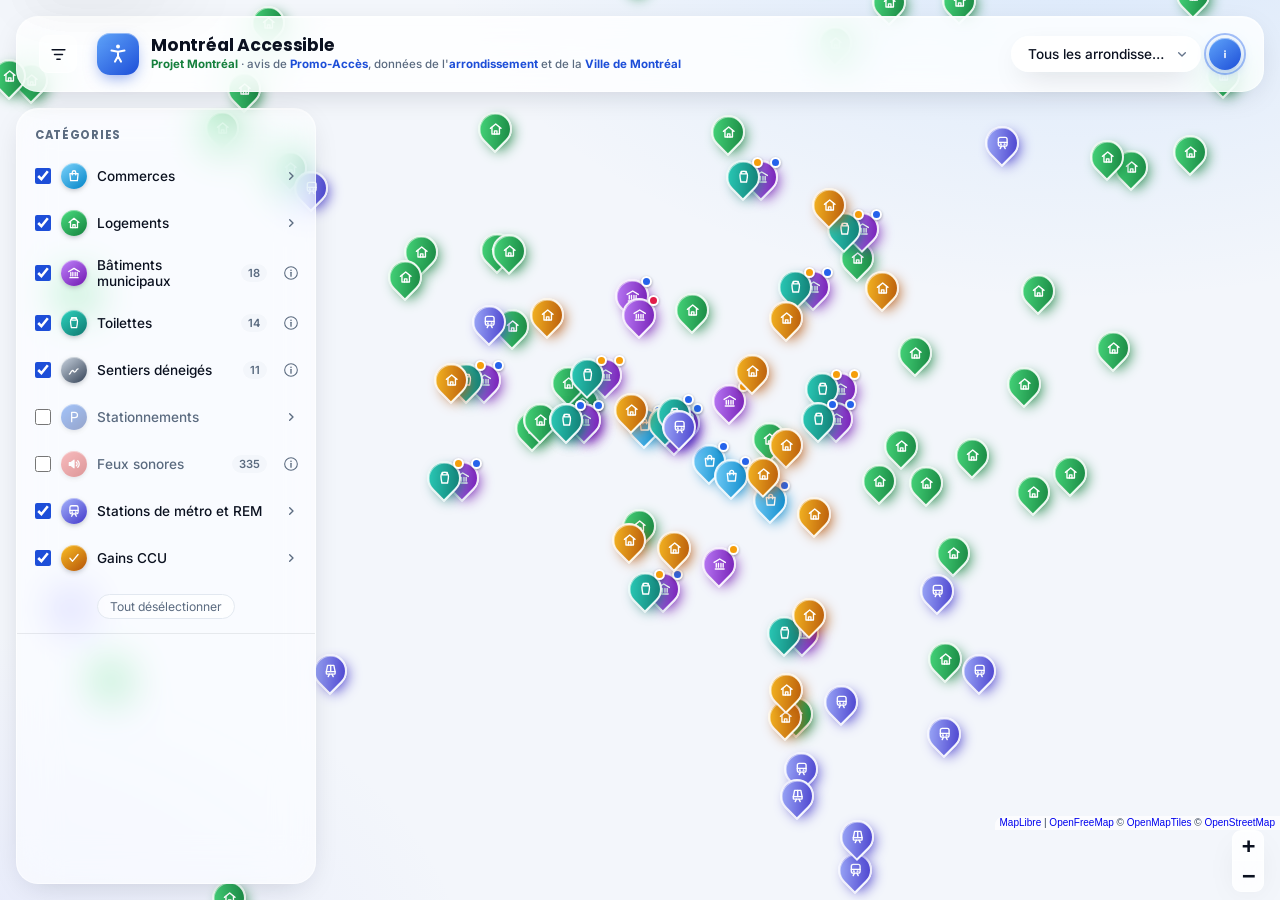
<file: index.html>
<!DOCTYPE html>
<html lang="fr">
<head>
  <meta charset="UTF-8">
  <meta name="viewport" content="width=device-width, initial-scale=1.0">
  <title>Montréal Accessible — carte de l'accessibilité universelle</title>
  <meta name="description" content="Carte de l'accessibilité universelle à Montréal : commerces, logements adaptés, stationnements réservés, toilettes, stations de métro et du REM, feux sonores.">
  <meta name="author" content="Gabriel Fortin">
  <link rel="canonical" href="https://montrealaccessible.ca/">
  <meta property="og:type" content="website">
  <meta property="og:site_name" content="Montréal Accessible">
  <meta property="og:title" content="Montréal Accessible — carte de l'accessibilité universelle">
  <meta property="og:description" content="Carte de l'accessibilité universelle à Montréal : commerces, logements adaptés, stationnements réservés, toilettes, stations de métro et du REM, feux sonores.">
  <meta property="og:url" content="https://montrealaccessible.ca/">
  <meta property="og:image" content="https://montrealaccessible.ca/og-image.jpg">
  <meta property="og:image:width" content="1200">
  <meta property="og:image:height" content="630">
  <meta property="og:image:alt" content="Montréal Accessible — Une carte de l'accessibilité universelle à Montréal">
  <meta property="og:locale" content="fr_CA">
  <meta name="twitter:card" content="summary_large_image">
  <meta name="twitter:title" content="Montréal Accessible — carte de l'accessibilité universelle">
  <meta name="twitter:description" content="Carte de l'accessibilité universelle à Montréal : commerces, logements adaptés, stationnements réservés, toilettes, stations de métro et du REM, feux sonores.">
  <meta name="twitter:image" content="https://montrealaccessible.ca/og-image.jpg">
  <link rel="alternate" type="text/markdown" title="llms.txt" href="llms.txt">
  <script type="application/ld+json">
  {
    "@context": "https://schema.org",
    "@type": "Map",
    "name": "Montréal Accessible",
    "description": "Carte de l'accessibilité universelle à Montréal : commerces, logements adaptés, stationnements réservés, toilettes, stations de métro et du REM, feux sonores.",
    "url": "https://montrealaccessible.ca/",
    "image": "https://montrealaccessible.ca/og-image.jpg",
    "inLanguage": "fr-CA",
    "isAccessibleForFree": true,
    "spatialCoverage": { "@type": "Place", "name": "Montréal, Québec" },
    "author": { "@type": "Person", "@id": "https://gabfortin.com/#gabriel-fortin", "name": "Gabriel Fortin", "url": "https://gabfortin.com" },
    "contributor": [
      { "@type": "Person", "name": "Laurence Parent" },
      { "@type": "Person", "name": "Julien Deschênes" },
      { "@type": "Organization", "name": "Promo-Accès", "url": "https://promo-acces.com" }
    ],
    "isBasedOn": [
      "https://donnees.montreal.ca/dataset/feux-malvoyants",
      "https://donnees.montreal.ca/dataset/logements-sociaux",
      "https://donnees.montreal.ca/dataset/adresses-ponctuelles",
      "https://donnees.montreal.ca/dataset/stationnement-sur-rue-signalisation-courant",
      "https://www.agencemobilitedurable.ca/fr/informations/donnees-ouvertes/description-des-donnees-disponibles",
      "https://www.omhm.qc.ca/fr/habitations",
      "https://www.stm.info/a-propos/documents-donnees/donnees-ouvertes",
      "https://donnees.artm.quebec/catalogue/dataset/offres-de-service-planifie-du-reseau-express-metropolitain"
    ]
  }
  </script>
  <meta name="theme-color" content="#f3f6fb" media="(prefers-color-scheme: light)">
  <meta name="theme-color" content="#0b1310" media="(prefers-color-scheme: dark)">
  <link rel="icon" type="image/svg+xml" href="img/favicon.svg">
  <script>window.goatcounter = {path: function(p) { return location.host + p }}</script>
  <script data-goatcounter="https://gabfortin.goatcounter.com/count" async src="//gc.zgo.at/count.js"></script>
  <link rel="stylesheet" href="fonts/polices.css">
  <!-- Composant de carte commun (API de Leaflet dessinée par MapLibre, fond OpenFreeMap), hébergé dans le dépôt -->
  <link rel="stylesheet" href="vendor/carte/maplibre-gl.css" />
  <link rel="stylesheet" href="vendor/carte/carte.css?v=9cd4843111" />
  <link rel="stylesheet" href="css/style.css?v=b8f6f15bce" />
  <link rel="stylesheet" href="css/chargement.css?v=fbc241999d" />
  <link rel="stylesheet" href="css/chargement-pictos.css?v=e2879d4c55" />
</head>
<body>
  <a class="skip-link" href="#map">Passer à la carte</a>
  <a class="skip-link" href="#sidebar">Passer aux catégories</a>

  <header class="site-header">
    <button type="button" class="sidebar-toggle" id="sidebar-toggle" aria-label="Catégories" aria-expanded="true" aria-controls="sidebar">
      <svg viewBox="0 0 24 24" aria-hidden="true" focusable="false" fill="none" stroke="currentColor" stroke-width="2" stroke-linecap="round" stroke-linejoin="round">
        <path d="M4 6h16M7 12h10M10 18h4"/>
      </svg>
    </button>

    <div class="brand">
      <div class="brand-mark" aria-hidden="true">
        <svg viewBox="0 0 24 24" focusable="false" fill="none" xmlns="http://www.w3.org/2000/svg">
          <circle cx="12" cy="4.6" r="2" fill="#fff"/>
          <path d="M5.5 8.6 12 9.8l6.5-1.2M12 9.8v4.4m0 0-3 5.4m3-5.4 3 5.4" stroke="#fff" stroke-width="2" stroke-linecap="round" stroke-linejoin="round"/>
        </svg>
      </div>
      <div class="brand-text">
        <h1 class="brand-word"><span class="brand-word-full">Montréal Accessible</span><span class="brand-word-mobile">Montréal Accessible</span></h1>
        <div class="brand-sub"><span class="brand-party">Projet Montréal</span> · avis de <strong>Promo-Accès</strong>, données de l'<strong>arrondissement</strong> et de la <strong>Ville de Montréal</strong></div>
        <div class="brand-sub-mobile" aria-hidden="true"><span class="brand-party">Projet Montréal</span></div>
      </div>
    </div>


    <div class="header-spacer"></div>

    <div class="header-arrondissement">
      <label class="sr-only" for="arrondissement-filter">Filtrer par arrondissement</label>
      <select id="arrondissement-filter">
        <option value="tous">Tous les arrondissements</option>
        <option value="ahuntsic-cartierville">Ahuntsic-Cartierville</option>
        <option value="anjou">Anjou</option>
        <option value="cote-des-neiges-notre-dame-de-grace">Côte-des-Neiges–Notre-Dame-de-Grâce</option>
        <option value="l-ile-bizard-sainte-genevieve">L'Île-Bizard–Sainte-Geneviève</option>
        <option value="lachine">Lachine</option>
        <option value="lasalle">LaSalle</option>
        <option value="le-plateau-mont-royal">Le Plateau-Mont-Royal</option>
        <option value="le-sud-ouest">Le Sud-Ouest</option>
        <option value="mercier-hochelaga-maisonneuve">Mercier–Hochelaga-Maisonneuve</option>
        <option value="montreal-nord">Montréal-Nord</option>
        <option value="outremont">Outremont</option>
        <option value="pierrefonds-roxboro">Pierrefonds-Roxboro</option>
        <option value="riviere-des-prairies-pointe-aux-trembles">Rivière-des-Prairies–Pointe-aux-Trembles</option>
        <option value="rosemont-la-petite-patrie">Rosemont–La Petite-Patrie</option>
        <option value="saint-laurent">Saint-Laurent</option>
        <option value="saint-leonard">Saint-Léonard</option>
        <option value="verdun">Verdun</option>
        <option value="ville-marie">Ville-Marie</option>
        <option value="villeray-saint-michel-parc-extension">Villeray–Saint-Michel–Parc-Extension</option>
      </select>
    </div>

    <!-- Recherche de commerces retirée pour l'instant (Gabriel, 19 novembre 2026).
         Le code reste en place (js/app.js) : enlever « hidden » pour la remettre. -->
    <div class="header-search" role="search" hidden>
      <label class="sr-only" for="search">Rechercher un commerce par nom, adresse ou catégorie</label>
      <input type="search" id="search" placeholder="Rechercher un commerce…" autocomplete="off" aria-controls="search-results" aria-describedby="search-status" />
      <ul class="search-results" id="search-results" aria-label="Résultats de la recherche" hidden></ul>
      <p class="sr-only" id="search-status" role="status"></p>
    </div>
    <!-- Bouton « i » tout à droite, en dernier (MAP-DESIGN-SYSTEM.md, « Structure de la page ») -->
    <button type="button" class="about-btn" id="about-btn" aria-label="À propos de ce projet" aria-haspopup="dialog" aria-controls="about-overlay">
      <svg viewBox="0 0 24 24" aria-hidden="true" focusable="false" fill="none" xmlns="http://www.w3.org/2000/svg">
        <circle cx="12" cy="7.6" r="1.4" fill="currentColor"/>
        <path d="M12 11v6.2" stroke="currentColor" stroke-width="2.3" stroke-linecap="round"/>
      </svg>
    </button>
  </header>

  <aside class="sidebar" id="sidebar" aria-label="Catégories">
    <div class="sidebar-section">
      <div class="sidebar-header">
        <h2 id="layers-title">Catégories</h2>
        <button type="button" class="sidebar-close" id="sidebar-close" aria-label="Fermer les catégories"><span aria-hidden="true">✕</span></button>
      </div>
      <ul id="layer-toggles" aria-labelledby="layers-title"></ul>
      <button type="button" class="layers-clear" id="layers-clear">Tout désélectionner</button>
    </div>
  </aside>

  <div class="sidebar-scrim" id="sidebar-scrim" aria-hidden="true"></div>

  <div class="layer-info" id="layer-info" role="dialog" aria-labelledby="layer-info-title" tabindex="-1" hidden>
    <button type="button" class="layer-info-close" id="layer-info-close" aria-label="Fermer"><span aria-hidden="true">✕</span></button>
    <div id="layer-info-body"></div>
  </div>

  <main id="map" aria-label="Carte interactive de l'accessibilité. Utilisez les flèches pour déplacer la carte, + et - pour zoomer, et Tab pour parcourir les lieux."></main>

  <div class="about-overlay" id="about-overlay" inert>
    <div class="about-modal" role="dialog" aria-modal="true" aria-labelledby="about-modal-title">
      <button type="button" class="about-modal-close" id="about-modal-close" aria-label="Fermer la fenêtre À propos"><span aria-hidden="true">✕</span></button>

      <h2 id="about-modal-title">À propos de ce projet</h2>
      <p class="about-modal-desc">
        <strong>Montréal Accessible</strong> rassemble sur une seule carte
        l'information sur l'accessibilité : commerces, logements,
        stationnements, débarcadères, bâtiments municipaux, sentiers
        déneigés et stations de métro et du REM accessibles, ainsi que les
        feux sonores aux intersections.
        Le projet vise à couvrir l'ensemble de Montréal : certaines couches
        (stationnements tarifés, débarcadères, logements adaptés, stations
        de métro et du REM, feux sonores) le font déjà, d'autres restent pour l'instant concentrées
        au Plateau-Mont-Royal, d'où le projet est parti.
      </p>
      <p class="about-modal-desc">
        Les données proviennent des avis de <strong>Promo-Accès</strong> sur
        Google Maps, de l'<strong>arrondissement du Plateau-Mont-Royal</strong>,
        de l'<strong>Office municipal d'habitation de Montréal</strong>,
        des <strong>données ouvertes de la Ville de Montréal</strong>, de
        l'<strong>Agence de mobilité durable</strong> (places tarifées réservées,
        licence CC-BY 4.0), de la <strong>STM</strong> et du <strong>REM</strong>
        (stations accessibles, données GTFS ; REM : licence CC-BY 4.0, via l'ARTM).
        <span id="donnees-maj" hidden>Données mises à jour le <time id="donnees-maj-date"></time>.</span>
      </p>
      <p class="about-modal-desc">
        <strong>Initiative indépendante</strong> : Montréal Accessible n'est ni produite
        ni approuvée par la Ville de Montréal ni par l'arrondissement du
        Plateau-Mont-Royal.
      </p>
      <p class="about-modal-desc">
        <strong>À titre informatif seulement</strong> : les données peuvent
        être incomplètes, contenir des erreurs ou ne plus être à jour (un
        commerce peut avoir fait des travaux, une place réservée peut avoir
        été déplacée, etc.). Avant de vous déplacer, vérifiez l'information
        auprès de l'établissement ou de la source.
      </p>

      <div class="about-people">
        <div class="about-person-ligne">
          <a class="about-person" href="https://gabfortin.com" target="_blank" rel="noopener noreferrer">
            <img src="img/Gab.jpg" alt="">
            <div class="about-person-info">
              <div class="about-person-name">Gabriel Fortin</div>
              <div class="about-person-role">Conseiller d'arrondissement - Plateau-Mont-Royal. Conception et développement du site.<span class="sr-only"> (site de Gabriel Fortin, s'ouvre dans un nouvel onglet)</span></div>
            </div>
          </a>
          <a class="about-don" href="https://gabfortin.com/don/" target="_blank" rel="noopener" title="Supporter Gabriel Fortin : faire un don"><svg viewBox="0 0 24 24" aria-hidden="true" focusable="false"><path d="M12 21.35l-1.45-1.32C5.4 15.36 2 12.28 2 8.5 2 5.42 4.42 3 7.5 3c1.74 0 3.41.81 4.5 2.09C13.09 3.81 14.76 3 16.5 3 19.58 3 22 5.42 22 8.5c0 3.78-3.4 6.86-8.55 11.54L12 21.35Z"/></svg><span aria-hidden="true">Supporter</span><span class="sr-only">Supporter Gabriel Fortin : faire un don (s’ouvre dans un nouvel onglet)</span></a>
        </div>
        <div class="about-person-ligne">
          <div class="about-person">
            <img src="img/Laurence.webp" alt="">
            <div class="about-person-info">
              <div class="about-person-name">Laurence Parent</div>
              <div class="about-person-role">Conseillère d'arrondissement - District De Lorimier. Porteuse du dossier de l'accessibilité universelle au Plateau-Mont-Royal.</div>
            </div>
          </div>
          <a class="about-don" href="https://monelection.org/form/donation/ph3NOVdJvWkoW5Jdckfa2uIXecmKGo" target="_blank" rel="noopener" title="Supporter Laurence Parent : faire un don"><svg viewBox="0 0 24 24" aria-hidden="true" focusable="false"><path d="M12 21.35l-1.45-1.32C5.4 15.36 2 12.28 2 8.5 2 5.42 4.42 3 7.5 3c1.74 0 3.41.81 4.5 2.09C13.09 3.81 14.76 3 16.5 3 19.58 3 22 5.42 22 8.5c0 3.78-3.4 6.86-8.55 11.54L12 21.35Z"/></svg><span aria-hidden="true">Supporter</span><span class="sr-only">Supporter Laurence Parent : faire un don (s’ouvre dans un nouvel onglet)</span></a>
        </div>
        <div class="about-person">
          <img src="img/Julien.webp" alt="">
          <div class="about-person-info">
            <div class="about-person-name">Julien Deschênes</div>
            <div class="about-person-role">Soutien aux élu·es, dossier d'accessibilité universelle</div>
          </div>
        </div>
        <a class="about-person" href="https://promo-acces.com" target="_blank" rel="noopener noreferrer">
          <img src="img/logo-promo-acces.png" alt="">
          <div class="about-person-info">
            <div class="about-person-name">Promo-Accès</div>
            <div class="about-person-role">Documentation de l'accessibilité des commerces du Plateau-Mont-Royal, dans des avis publiés sur Google Maps.<span class="sr-only"> (site de Promo-Accès, s'ouvre dans un nouvel onglet)</span></div>
          </div>
        </a>
      </div>

      <button type="button" class="about-suggest-link" id="about-suggest-link" aria-haspopup="dialog" aria-controls="suggestion-overlay">
        <svg viewBox="0 0 24 24" aria-hidden="true" focusable="false" fill="none" xmlns="http://www.w3.org/2000/svg">
          <path d="M9 18h6M10 21h4M12 3a6 6 0 0 0-3 11.2c.6.4 1 1.1 1 1.8h4c0-.7.4-1.4 1-1.8A6 6 0 0 0 12 3Z" stroke="currentColor" stroke-width="2" stroke-linecap="round" stroke-linejoin="round"/>
        </svg>
        Suggérer une fonctionnalité
      </button>

      <a class="about-privacy" href="confidentialite.html">Politique de confidentialité</a>
    </div>
  </div>

  <div class="about-overlay suggestion-overlay" id="suggestion-overlay" inert>
    <div class="about-modal" role="dialog" aria-modal="true" aria-labelledby="suggestion-modal-title">
      <button type="button" class="about-modal-close" id="suggestion-modal-close" aria-label="Fermer la fenêtre Suggérer une fonctionnalité"><span aria-hidden="true">✕</span></button>

      <h2 id="suggestion-modal-title">Suggérer une fonctionnalité</h2>
      <p class="about-modal-desc">
        Une couche à ajouter, une amélioration de la carte ? Décrivez votre
        idée ci-dessous : le bouton ouvre votre application de courriel,
        déjà adressée à info@gabfortin.com — il ne reste qu'à cliquer
        « Envoyer ».
      </p>

      <form id="suggestion-form" class="suggestion-form">
        <label for="suggestion-text">Votre suggestion</label>
        <textarea id="suggestion-text" name="suggestion" rows="5" required placeholder="Ex : ajouter une couche pour les bancs publics accessibles aux abords des parcs…"></textarea>

        <label for="suggestion-name">Votre nom (optionnel)</label>
        <input type="text" id="suggestion-name" name="nom" placeholder="Laissez vide pour rester anonyme">

        <button type="submit" class="suggestion-submit">Envoyer par courriel</button>
      </form>
    </div>
  </div>

  <script src="vendor/carte/maplibre-gl.js"></script>
  <script src="vendor/carte/carte.js?v=9c713a6978"></script>
  <script src="js/chargement.js?v=981da60f06"></script>
  <script src="js/app.js?v=d82996345f"></script>
</body>
</html>
</file>
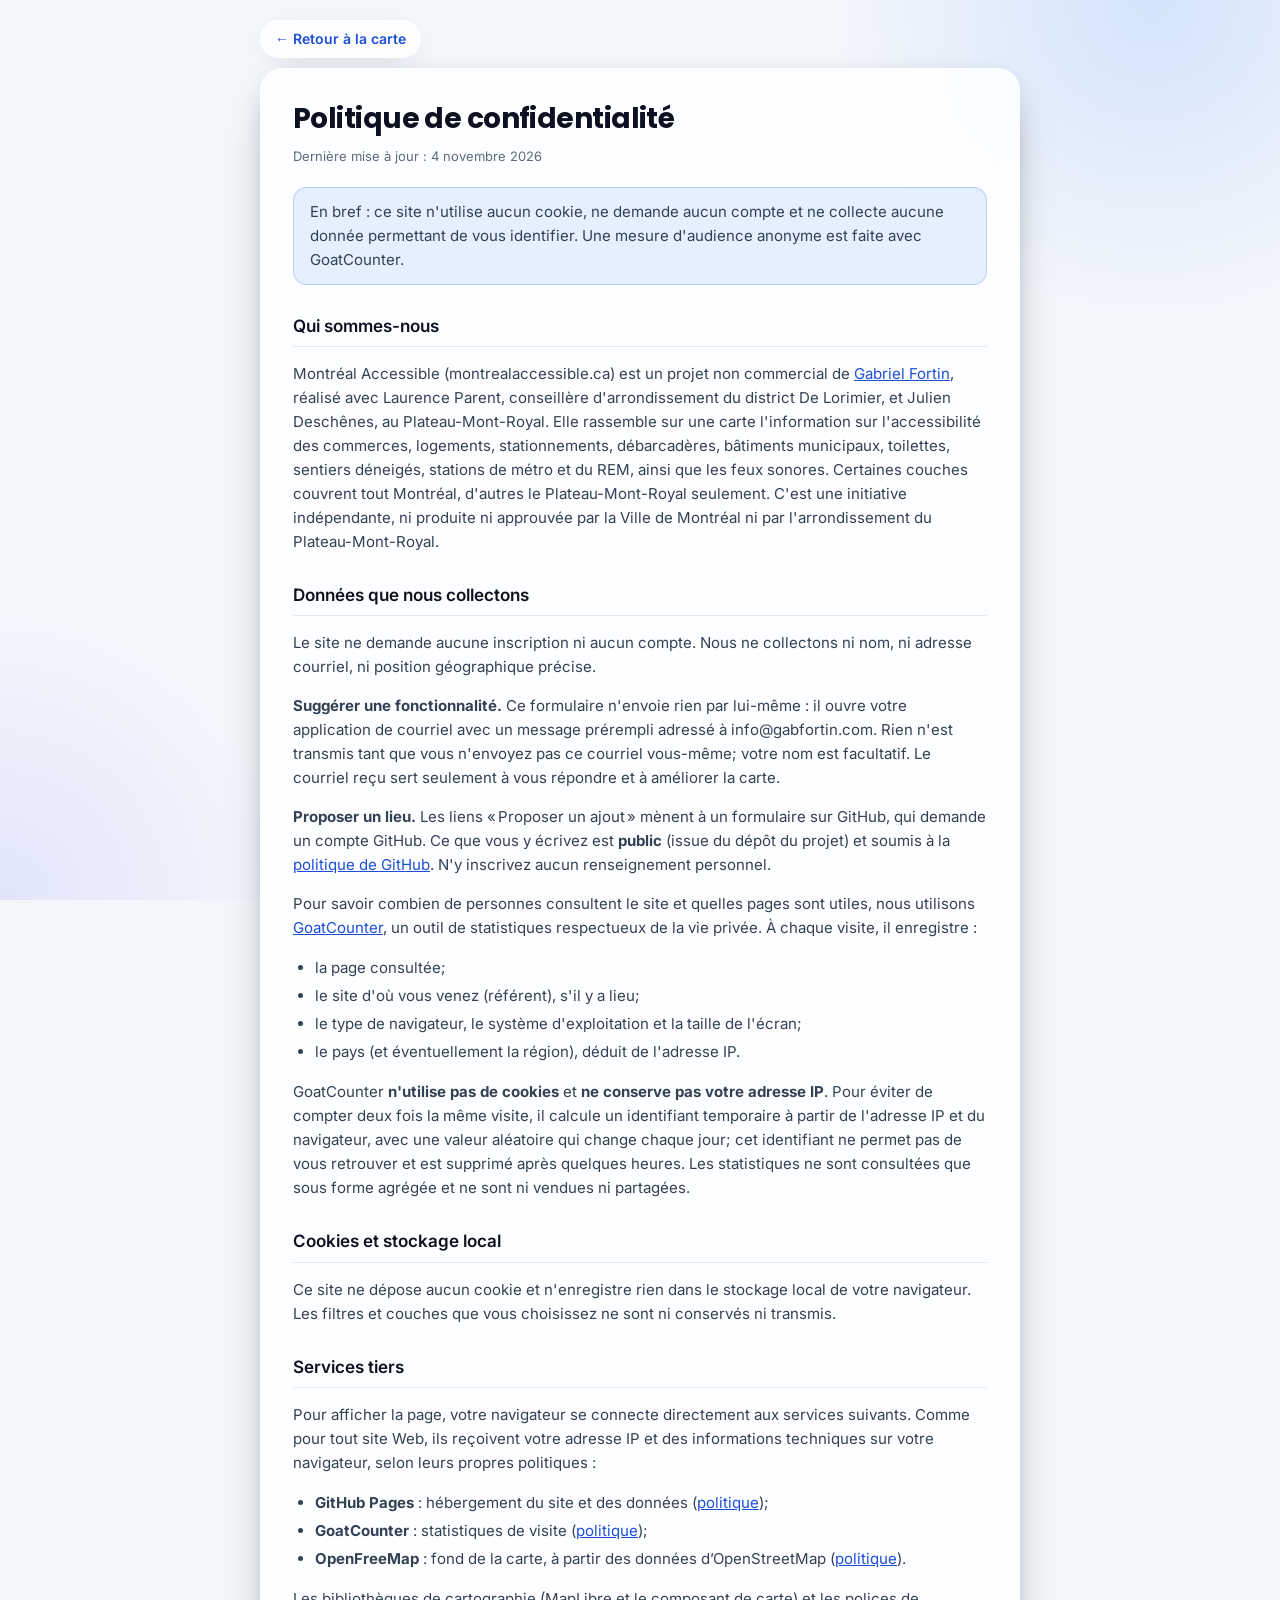
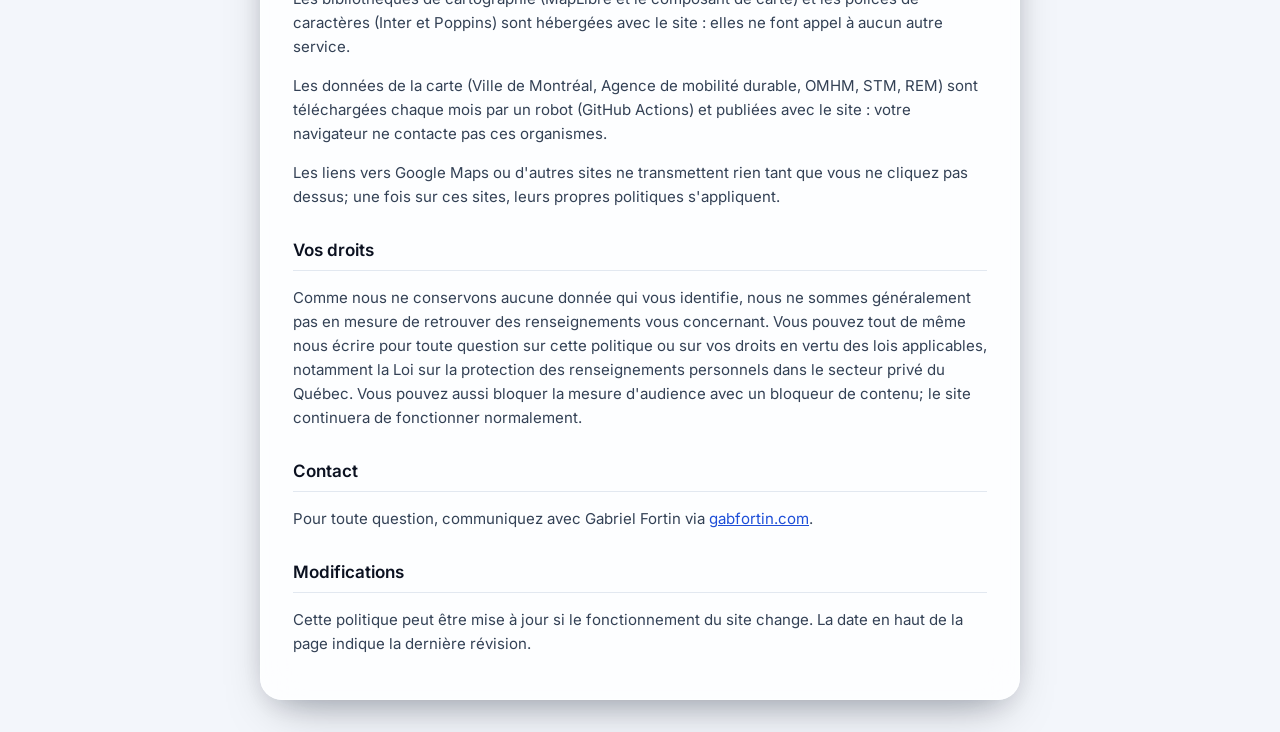
<file: confidentialite.html>
<!DOCTYPE html>
<html lang="fr">
<head>
  <meta charset="UTF-8">
  <meta name="viewport" content="width=device-width, initial-scale=1">
  <title>Confidentialité — Montréal Accessible</title>
  <meta name="description" content="Politique de confidentialité de Montréal Accessible, la carte de l'accessibilité universelle à Montréal : aucun cookie, aucun compte, mesure d'audience anonyme.">
  <meta name="author" content="Gabriel Fortin">
  <link rel="canonical" href="https://montrealaccessible.ca/confidentialite.html">

  <meta property="og:type" content="website">
  <meta property="og:site_name" content="Montréal Accessible">
  <meta property="og:title" content="Confidentialité — Montréal Accessible">
  <meta property="og:description" content="Politique de confidentialité de Montréal Accessible, la carte de l'accessibilité universelle à Montréal : aucun cookie, aucun compte, mesure d'audience anonyme.">
  <meta property="og:url" content="https://montrealaccessible.ca/confidentialite.html">

  <meta name="theme-color" content="#f3f6fb" media="(prefers-color-scheme: light)">
  <meta name="theme-color" content="#0b1310" media="(prefers-color-scheme: dark)">
  <link rel="icon" type="image/svg+xml" href="img/favicon.svg">
  <script>window.goatcounter = {path: function(p) { return location.host + p }}</script>
  <script data-goatcounter="https://gabfortin.goatcounter.com/count" async src="//gc.zgo.at/count.js"></script>

  <link rel="stylesheet" href="fonts/polices.css">

  <style>
    * { box-sizing: border-box; }
    html { background: #f3f6fb; }
    body {
      font-family: 'Inter', -apple-system, BlinkMacSystemFont, 'Segoe UI', Roboto, sans-serif;
      -webkit-font-smoothing: antialiased;
      color: #334155;
      margin: 0;
      padding: 0 16px 32px;
      line-height: 1.6;
      background:
        radial-gradient(40vmax 40vmax at 90% 0%, rgba(96, 165, 250, 0.22), transparent 62%),
        radial-gradient(36vmax 36vmax at 0% 100%, rgba(129, 140, 248, 0.16), transparent 62%),
        #f3f6fb;
      background-attachment: fixed;
      min-height: 100vh;
    }
    .page { max-width: 760px; margin: 0 auto; }
    .back {
      display: inline-block;
      margin: 20px 0 10px;
      padding: 7px 14px;
      border-radius: 999px;
      background: rgba(255, 255, 255, 0.82);
      border: 1px solid rgba(255, 255, 255, 0.55);
      box-shadow: 0 8px 32px -12px rgba(15, 23, 42, 0.22);
      color: #1d4ed8;
      text-decoration: none;
      font-size: 14px;
      font-weight: 600;
    }
    .back:hover { text-decoration: underline; }
    .card {
      background: rgba(255, 255, 255, 0.82);
      -webkit-backdrop-filter: blur(20px) saturate(180%);
              backdrop-filter: blur(20px) saturate(180%);
      border: 1px solid rgba(255, 255, 255, 0.55);
      border-radius: 22px;
      box-shadow: 0 8px 32px -12px rgba(15, 23, 42, 0.22), 0 20px 50px -18px rgba(11, 17, 32, 0.35);
      padding: 28px 32px;
    }
    h1 {
      font-family: 'Poppins', 'Inter', sans-serif;
      color: #0b1120;
      font-size: 28px;
      font-weight: 700;
      letter-spacing: -0.02em;
      margin: 0 0 4px;
    }
    .updated { color: #5b6b80; font-size: 13px; margin: 0 0 20px; }
    h2 {
      color: #0b1120;
      font-size: 17px;
      font-weight: 600;
      margin: 28px 0 8px;
      padding-bottom: 6px;
      border-bottom: 1px solid #e2e8f0;
    }
    p, li { font-size: 15px; }
    ul { padding-left: 22px; }
    li { margin: 4px 0; }
    a { color: #1d4ed8; }
    .summary {
      background: rgba(219, 234, 254, 0.7);
      border: 1px solid rgba(37, 99, 235, 0.25);
      border-radius: 14px;
      padding: 12px 16px;
      margin: 0 0 8px;
    }
    @media (max-width: 600px) {
      .card { padding: 20px 18px; }
      h1 { font-size: 22px; }
    }
    /* Mode sombre : valeurs du dashboard verre (voir css/style.css) */
    @media (prefers-color-scheme: dark) {
      :root { color-scheme: dark; }
      html { background: #0b1310; }
      body {
        color: #b4c4bb;
        background:
          radial-gradient(40vmax 40vmax at 90% 0%, rgba(96, 165, 250, 0.10), transparent 62%),
          radial-gradient(36vmax 36vmax at 0% 100%, rgba(129, 140, 248, 0.08), transparent 62%),
          #0b1310;
        background-attachment: fixed;
      }
      .back, .card {
        background: rgba(34, 45, 40, 0.82);
        border-color: rgba(255, 255, 255, 0.08);
        box-shadow: 0 1px 1px rgba(0, 0, 0, 0.2), 0 24px 60px -16px rgba(0, 0, 0, 0.6);
      }
      .back, a { color: #93c5fd; }
      h1, h2, strong { color: #e4eee8; }
      .updated { color: #8b9d94; }
      h2 { border-bottom-color: rgba(255, 255, 255, 0.08); }
      .summary { background: rgba(37, 99, 235, 0.16); border-color: rgba(147, 197, 253, 0.25); }
    }
  </style>
</head>
<body>
<div class="page">
  <a class="back" href="./">← Retour à la carte</a>
  <div class="card">
    <h1>Politique de confidentialité</h1>
    <p class="updated">Dernière mise à jour : 4 novembre 2026</p>

    <p class="summary">En bref : ce site n'utilise aucun cookie, ne demande aucun compte et ne collecte aucune donnée permettant de vous identifier. Une mesure d'audience anonyme est faite avec GoatCounter.</p>

    <h2>Qui sommes-nous</h2>
    <p>Montréal Accessible (montrealaccessible.ca) est un projet non commercial de <a href="https://gabfortin.com" target="_blank" rel="noopener">Gabriel Fortin</a>, réalisé avec Laurence Parent, conseillère d'arrondissement du district De Lorimier, et Julien Deschênes, au Plateau-Mont-Royal. Elle rassemble sur une carte l'information sur l'accessibilité des commerces, logements, stationnements, débarcadères, bâtiments municipaux, toilettes, sentiers déneigés, stations de métro et du REM, ainsi que les feux sonores. Certaines couches couvrent tout Montréal, d'autres le Plateau-Mont-Royal seulement. C'est une initiative indépendante, ni produite ni approuvée par la Ville de Montréal ni par l'arrondissement du Plateau-Mont-Royal.</p>

    <h2>Données que nous collectons</h2>
    <p>Le site ne demande aucune inscription ni aucun compte. Nous ne collectons ni nom, ni adresse courriel, ni position géographique précise.</p>
    <p><strong>Suggérer une fonctionnalité.</strong> Ce formulaire n'envoie rien par lui-même : il ouvre votre application de courriel avec un message prérempli adressé à info@gabfortin.com. Rien n'est transmis tant que vous n'envoyez pas ce courriel vous-même; votre nom est facultatif. Le courriel reçu sert seulement à vous répondre et à améliorer la carte.</p>
    <p><strong>Proposer un lieu.</strong> Les liens « Proposer un ajout » mènent à un formulaire sur GitHub, qui demande un compte GitHub. Ce que vous y écrivez est <strong>public</strong> (issue du dépôt du projet) et soumis à la <a href="https://docs.github.com/fr/site-policy/privacy-policies/github-general-privacy-statement" target="_blank" rel="noopener">politique de GitHub</a>. N'y inscrivez aucun renseignement personnel.</p>
    <p>Pour savoir combien de personnes consultent le site et quelles pages sont utiles, nous utilisons <a href="https://www.goatcounter.com" target="_blank" rel="noopener">GoatCounter</a>, un outil de statistiques respectueux de la vie privée. À chaque visite, il enregistre :</p>
    <ul>
      <li>la page consultée;</li>
      <li>le site d'où vous venez (référent), s'il y a lieu;</li>
      <li>le type de navigateur, le système d'exploitation et la taille de l'écran;</li>
      <li>le pays (et éventuellement la région), déduit de l'adresse IP.</li>
    </ul>
    <p>GoatCounter <strong>n'utilise pas de cookies</strong> et <strong>ne conserve pas votre adresse IP</strong>. Pour éviter de compter deux fois la même visite, il calcule un identifiant temporaire à partir de l'adresse IP et du navigateur, avec une valeur aléatoire qui change chaque jour; cet identifiant ne permet pas de vous retrouver et est supprimé après quelques heures. Les statistiques ne sont consultées que sous forme agrégée et ne sont ni vendues ni partagées.</p>

    <h2>Cookies et stockage local</h2>
    <p>Ce site ne dépose aucun cookie et n'enregistre rien dans le stockage local de votre navigateur. Les filtres et couches que vous choisissez ne sont ni conservés ni transmis.</p>

    <h2>Services tiers</h2>
    <p>Pour afficher la page, votre navigateur se connecte directement aux services suivants. Comme pour tout site Web, ils reçoivent votre adresse IP et des informations techniques sur votre navigateur, selon leurs propres politiques :</p>
    <ul>
      <li><strong>GitHub Pages</strong> : hébergement du site et des données (<a href="https://docs.github.com/fr/site-policy/privacy-policies/github-general-privacy-statement" target="_blank" rel="noopener">politique</a>);</li>
      <li><strong>GoatCounter</strong> : statistiques de visite (<a href="https://www.goatcounter.com/help/privacy" target="_blank" rel="noopener">politique</a>);</li>
      <li><strong>OpenFreeMap</strong> : fond de la carte, à partir des données d’OpenStreetMap (<a href="https://openfreemap.org/privacy/" target="_blank" rel="noopener">politique</a>).</li>
    </ul>
    <p>Les bibliothèques de cartographie (MapLibre et le composant de carte) et les polices de caractères (Inter et Poppins) sont hébergées avec le site : elles ne font appel à aucun autre service.</p>
    <p>Les données de la carte (Ville de Montréal, Agence de mobilité durable, OMHM, STM, REM) sont téléchargées chaque mois par un robot (GitHub Actions) et publiées avec le site : votre navigateur ne contacte pas ces organismes.</p>
    <p>Les liens vers Google Maps ou d'autres sites ne transmettent rien tant que vous ne cliquez pas dessus; une fois sur ces sites, leurs propres politiques s'appliquent.</p>

    <h2>Vos droits</h2>
    <p>Comme nous ne conservons aucune donnée qui vous identifie, nous ne sommes généralement pas en mesure de retrouver des renseignements vous concernant. Vous pouvez tout de même nous écrire pour toute question sur cette politique ou sur vos droits en vertu des lois applicables, notamment la Loi sur la protection des renseignements personnels dans le secteur privé du Québec. Vous pouvez aussi bloquer la mesure d'audience avec un bloqueur de contenu; le site continuera de fonctionner normalement.</p>

    <h2>Contact</h2>
    <p>Pour toute question, communiquez avec Gabriel Fortin via <a href="https://gabfortin.com" target="_blank" rel="noopener">gabfortin.com</a>.</p>

    <h2>Modifications</h2>
    <p>Cette politique peut être mise à jour si le fonctionnement du site change. La date en haut de la page indique la dernière révision.</p>
  </div>
</div>
</body>
</html>
</file>
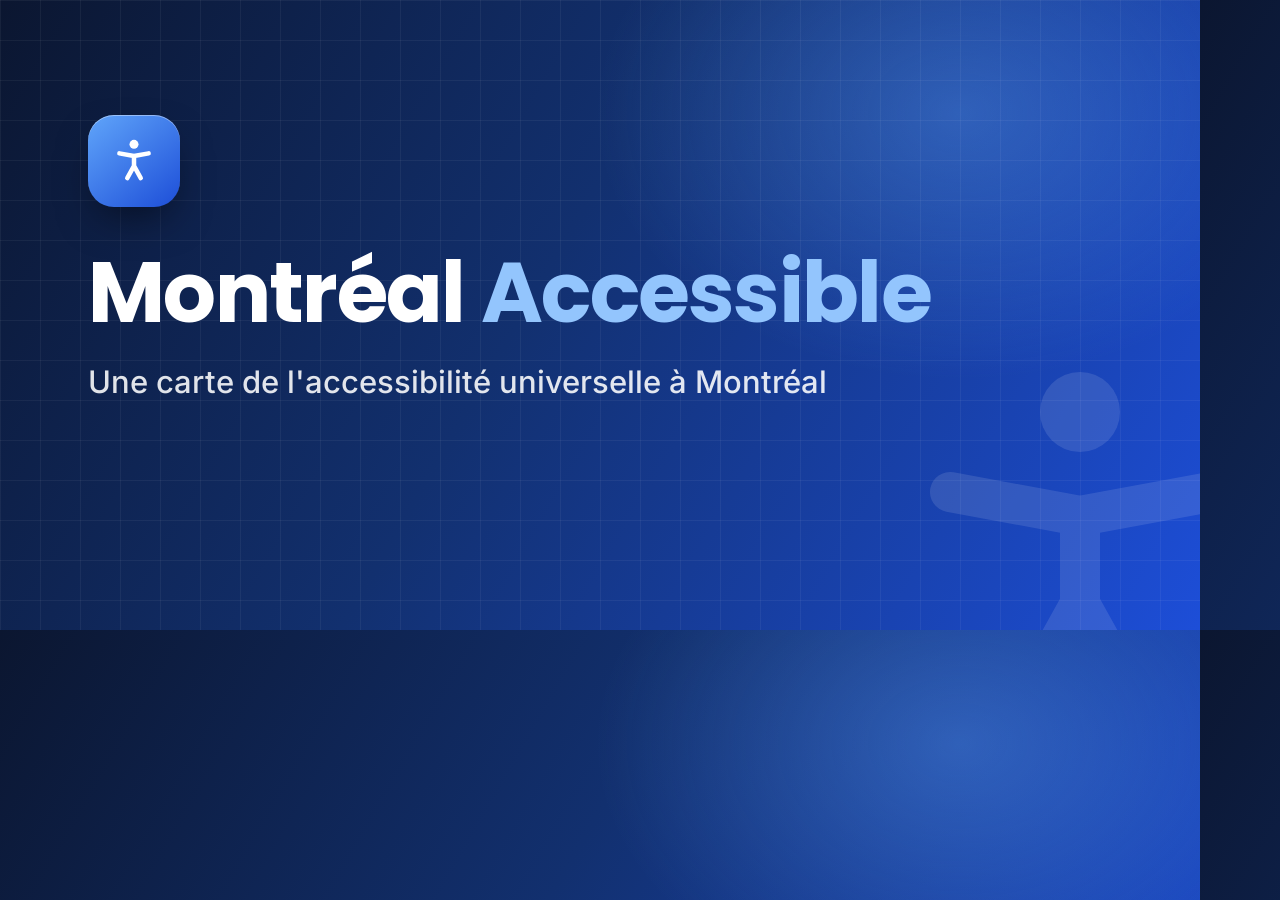
<file: scripts/og-image.html>
<!DOCTYPE html>
<!--
  Gabarit de l'image de partage og-image.jpg (1200 × 630), même style que
  avantapres/assets/img/og-image.jpg. Pour la refaire : ouvrir ce fichier dans un
  navigateur, fenêtre de 1200 × 630, faire une capture, puis la convertir en JPG
  (ex. ffmpeg -i capture.png -q:v 2 og-image.jpg) à la racine du dépôt.
-->
<html lang="fr"><head><meta charset="UTF-8">
<link rel="stylesheet" href="../fonts/polices.css">
<style>
  html, body { margin: 0; width: 1200px; height: 630px; overflow: hidden; }
  body {
    position: relative;
    background:
      radial-gradient(520px 380px at 80% 18%, rgba(96, 165, 250, 0.35), transparent 70%),
      linear-gradient(120deg, #0b1630 0%, #12306f 45%, #1d4ed8 100%);
    font-family: 'Inter', sans-serif; color: #fff;
  }
  .grid {
    position: absolute; inset: 0;
    background-image:
      linear-gradient(rgba(255,255,255,.05) 1px, transparent 1px),
      linear-gradient(90deg, rgba(255,255,255,.05) 1px, transparent 1px);
    background-size: 40px 40px;
  }
  .deco {
    position: absolute; right: -120px; bottom: -170px; width: 480px; height: 480px; opacity: .11;
  }
  .content { position: absolute; left: 88px; top: 115px; }
  .mark {
    width: 92px; height: 92px; border-radius: 26px;
    background: linear-gradient(140deg, #60a5fa, #1d4ed8);
    display: flex; align-items: center; justify-content: center;
    box-shadow: 0 18px 40px -12px rgba(0,0,0,.55), inset 0 1px 0 rgba(255,255,255,.4);
  }
  .mark svg { width: 54px; height: 54px; }
  h1 {
    margin: 44px 0 0; font-family: 'Poppins', sans-serif; font-weight: 700;
    font-size: 84px; line-height: 1; letter-spacing: -0.02em;
  }
  h1 span { color: #93c5fd; }
  p { margin: 26px 0 0; font-size: 31px; font-weight: 500; line-height: 1.35; color: rgba(255,255,255,.88); max-width: 760px; }
</style></head>
<body>
  <div class="grid"></div>
  <svg class="deco" viewBox="0 0 24 24" fill="none" aria-hidden="true">
    <circle cx="12" cy="4.6" r="2" fill="#fff"/>
    <path d="M5.5 8.6 12 9.8l6.5-1.2M12 9.8v4.4m0 0-3 5.4m3-5.4 3 5.4" stroke="#fff" stroke-width="2" stroke-linecap="round" stroke-linejoin="round"/>
  </svg>
  <div class="content">
    <div class="mark">
      <svg viewBox="0 0 24 24" fill="none">
        <circle cx="12" cy="4.6" r="2" fill="#fff"/>
        <path d="M5.5 8.6 12 9.8l6.5-1.2M12 9.8v4.4m0 0-3 5.4m3-5.4 3 5.4" stroke="#fff" stroke-width="2" stroke-linecap="round" stroke-linejoin="round"/>
      </svg>
    </div>
    <h1>Montréal <span>Accessible</span></h1>
    <p>Une carte de l'accessibilité universelle à Montréal</p>
  </div>
</body></html>
</file>
<file: fonts/polices.css>
/* ═══════════════════════════════════════════════════════════════════════════
   Polices hébergées sur le site : Inter (variable, 100 à 900) et Poppins
   (600, 700). Remplace Google Fonts : aucune requête vers un tiers, donc
   rien à déclarer dans la page de confidentialité pour les polices.

   Modèle unique : ~/Developer/outils/communs/polices/polices.css. Copier ce
   fichier DANS le dossier des polices du site (fonts/), à côté des .woff2 :
   les url() sont relatives à ce fichier. Ne pas modifier la copie d'un site :
   changer le modèle, puis python3 ~/Developer/outils/recopier_communs.py --appliquer

   Utilisation : <link rel="stylesheet" href="fonts/polices.css"> avant les
   feuilles du site (ou @import url("../fonts/polices.css") en tête d'une
   feuille). Le navigateur ne télécharge une police que si la page s'en sert.
   Licences : OFL-Inter.txt, OFL-Poppins.txt.
   ═══════════════════════════════════════════════════════════════════════════ */

@font-face {
  font-family: 'Inter'; font-style: normal; font-display: swap; font-weight: 100 900;
  src: url('inter-latin-ext.woff2') format('woff2');
  unicode-range: U+0100-02AF,U+0304,U+0308,U+0329,U+1E00-1E9F,U+1EF2-1EFF,U+2020,U+20A0-20AB,U+20AD-20C0,U+2113,U+2C60-2C7F,U+A720-A7FF;
}
@font-face {
  font-family: 'Inter'; font-style: normal; font-display: swap; font-weight: 100 900;
  src: url('inter-latin.woff2') format('woff2');
  unicode-range: U+0000-00FF,U+0131,U+0152-0153,U+02BB-02BC,U+02C6,U+02DA,U+02DC,U+0304,U+0308,U+0329,U+2000-206F,U+2074,U+20AC,U+2122,U+2191,U+2193,U+2212,U+2215,U+FEFF,U+FFFD;
}
@font-face {
  font-family: 'Poppins'; font-style: normal; font-display: swap; font-weight: 600;
  src: url('poppins-600-latin.woff2') format('woff2');
}
@font-face {
  font-family: 'Poppins'; font-style: normal; font-display: swap; font-weight: 700;
  src: url('poppins-700-latin.woff2') format('woff2');
}
</file>
<file: vendor/carte/maplibre-gl.css>
.maplibregl-map{font:12px/20px Helvetica Neue,Arial,Helvetica,sans-serif;overflow:hidden;position:relative;-webkit-tap-highlight-color:rgb(0 0 0/0)}.maplibregl-canvas{left:0;position:absolute;top:0}.maplibregl-map:fullscreen{height:100%;width:100%}.maplibregl-ctrl-group button.maplibregl-ctrl-compass{touch-action:none}.maplibregl-canvas-container.maplibregl-interactive,.maplibregl-ctrl-group button.maplibregl-ctrl-compass{cursor:grab;-webkit-user-select:none;-moz-user-select:none;user-select:none}.maplibregl-canvas-container.maplibregl-interactive.maplibregl-track-pointer{cursor:pointer}.maplibregl-canvas-container.maplibregl-interactive:active,.maplibregl-ctrl-group button.maplibregl-ctrl-compass:active{cursor:grabbing}.maplibregl-canvas-container.maplibregl-touch-zoom-rotate,.maplibregl-canvas-container.maplibregl-touch-zoom-rotate .maplibregl-canvas{touch-action:pan-x pan-y}.maplibregl-canvas-container.maplibregl-touch-drag-pan,.maplibregl-canvas-container.maplibregl-touch-drag-pan .maplibregl-canvas{touch-action:pinch-zoom}.maplibregl-canvas-container.maplibregl-touch-zoom-rotate.maplibregl-touch-drag-pan,.maplibregl-canvas-container.maplibregl-touch-zoom-rotate.maplibregl-touch-drag-pan .maplibregl-canvas{touch-action:none}.maplibregl-canvas-container.maplibregl-touch-drag-pan.maplibregl-cooperative-gestures,.maplibregl-canvas-container.maplibregl-touch-drag-pan.maplibregl-cooperative-gestures .maplibregl-canvas{touch-action:pan-x pan-y}.maplibregl-ctrl-bottom-left,.maplibregl-ctrl-bottom-right,.maplibregl-ctrl-top-left,.maplibregl-ctrl-top-right{pointer-events:none;position:absolute;z-index:2}.maplibregl-ctrl-top-left{left:0;top:0}.maplibregl-ctrl-top-right{right:0;top:0}.maplibregl-ctrl-bottom-left{bottom:0;left:0}.maplibregl-ctrl-bottom-right{bottom:0;right:0}.maplibregl-ctrl{clear:both;pointer-events:auto;transform:translate(0)}.maplibregl-ctrl-top-left .maplibregl-ctrl{float:left;margin:10px 0 0 10px}.maplibregl-ctrl-top-right .maplibregl-ctrl{float:right;margin:10px 10px 0 0}.maplibregl-ctrl-bottom-left .maplibregl-ctrl{float:left;margin:0 0 10px 10px}.maplibregl-ctrl-bottom-right .maplibregl-ctrl{float:right;margin:0 10px 10px 0}.maplibregl-ctrl-group{background:#fff;border-radius:4px}.maplibregl-ctrl-group:not(:empty){box-shadow:0 0 0 2px rgba(0,0,0,.1)}@media (forced-colors:active){.maplibregl-ctrl-group:not(:empty){box-shadow:0 0 0 2px ButtonText}}.maplibregl-ctrl-group button{background-color:transparent;border:0;box-sizing:border-box;cursor:pointer;display:block;height:29px;outline:none;padding:0;width:29px}.maplibregl-ctrl-group button+button{border-top:1px solid #ddd}.maplibregl-ctrl button .maplibregl-ctrl-icon{background-position:50%;background-repeat:no-repeat;display:block;height:100%;width:100%}@media (forced-colors:active){.maplibregl-ctrl-icon{background-color:transparent}.maplibregl-ctrl-group button+button{border-top:1px solid ButtonText}}.maplibregl-ctrl button::-moz-focus-inner{border:0;padding:0}.maplibregl-ctrl-attrib-button:focus,.maplibregl-ctrl-group button:focus{box-shadow:0 0 2px 2px #0096ff}.maplibregl-ctrl button:disabled{cursor:not-allowed}.maplibregl-ctrl button:disabled .maplibregl-ctrl-icon{opacity:.25}@media (hover:hover){.maplibregl-ctrl button:not(:disabled):hover{background-color:rgba(0,0,0,.05)}}.maplibregl-ctrl button:not(:disabled):active{background-color:rgba(0,0,0,.05)}.maplibregl-ctrl-group button:focus:focus-visible{box-shadow:0 0 2px 2px #0096ff}.maplibregl-ctrl-group button:focus:not(:focus-visible){box-shadow:none}.maplibregl-ctrl-group button:focus:first-child{border-radius:4px 4px 0 0}.maplibregl-ctrl-group button:focus:last-child{border-radius:0 0 4px 4px}.maplibregl-ctrl-group button:focus:only-child{border-radius:inherit}.maplibregl-ctrl button.maplibregl-ctrl-zoom-out .maplibregl-ctrl-icon{background-image:url("data:image/svg+xml;charset=utf-8,%3Csvg xmlns='http://www.w3.org/2000/svg' width='29' height='29' fill='%23333' viewBox='0 0 29 29'%3E%3Cpath d='M10 13c-.75 0-1.5.75-1.5 1.5S9.25 16 10 16h9c.75 0 1.5-.75 1.5-1.5S19.75 13 19 13z'/%3E%3C/svg%3E")}.maplibregl-ctrl button.maplibregl-ctrl-zoom-in .maplibregl-ctrl-icon{background-image:url("data:image/svg+xml;charset=utf-8,%3Csvg xmlns='http://www.w3.org/2000/svg' width='29' height='29' fill='%23333' viewBox='0 0 29 29'%3E%3Cpath d='M14.5 8.5c-.75 0-1.5.75-1.5 1.5v3h-3c-.75 0-1.5.75-1.5 1.5S9.25 16 10 16h3v3c0 .75.75 1.5 1.5 1.5S16 19.75 16 19v-3h3c.75 0 1.5-.75 1.5-1.5S19.75 13 19 13h-3v-3c0-.75-.75-1.5-1.5-1.5'/%3E%3C/svg%3E")}@media (forced-colors:active){.maplibregl-ctrl button.maplibregl-ctrl-zoom-out .maplibregl-ctrl-icon{background-image:url("data:image/svg+xml;charset=utf-8,%3Csvg xmlns='http://www.w3.org/2000/svg' width='29' height='29' fill='%23fff' viewBox='0 0 29 29'%3E%3Cpath d='M10 13c-.75 0-1.5.75-1.5 1.5S9.25 16 10 16h9c.75 0 1.5-.75 1.5-1.5S19.75 13 19 13z'/%3E%3C/svg%3E")}.maplibregl-ctrl button.maplibregl-ctrl-zoom-in .maplibregl-ctrl-icon{background-image:url("data:image/svg+xml;charset=utf-8,%3Csvg xmlns='http://www.w3.org/2000/svg' width='29' height='29' fill='%23fff' viewBox='0 0 29 29'%3E%3Cpath d='M14.5 8.5c-.75 0-1.5.75-1.5 1.5v3h-3c-.75 0-1.5.75-1.5 1.5S9.25 16 10 16h3v3c0 .75.75 1.5 1.5 1.5S16 19.75 16 19v-3h3c.75 0 1.5-.75 1.5-1.5S19.75 13 19 13h-3v-3c0-.75-.75-1.5-1.5-1.5'/%3E%3C/svg%3E")}}@media (forced-colors:active) and (prefers-color-scheme:light){.maplibregl-ctrl button.maplibregl-ctrl-zoom-out .maplibregl-ctrl-icon{background-image:url("data:image/svg+xml;charset=utf-8,%3Csvg xmlns='http://www.w3.org/2000/svg' width='29' height='29' viewBox='0 0 29 29'%3E%3Cpath d='M10 13c-.75 0-1.5.75-1.5 1.5S9.25 16 10 16h9c.75 0 1.5-.75 1.5-1.5S19.75 13 19 13z'/%3E%3C/svg%3E")}.maplibregl-ctrl button.maplibregl-ctrl-zoom-in .maplibregl-ctrl-icon{background-image:url("data:image/svg+xml;charset=utf-8,%3Csvg xmlns='http://www.w3.org/2000/svg' width='29' height='29' viewBox='0 0 29 29'%3E%3Cpath d='M14.5 8.5c-.75 0-1.5.75-1.5 1.5v3h-3c-.75 0-1.5.75-1.5 1.5S9.25 16 10 16h3v3c0 .75.75 1.5 1.5 1.5S16 19.75 16 19v-3h3c.75 0 1.5-.75 1.5-1.5S19.75 13 19 13h-3v-3c0-.75-.75-1.5-1.5-1.5'/%3E%3C/svg%3E")}}.maplibregl-ctrl button.maplibregl-ctrl-fullscreen .maplibregl-ctrl-icon{background-image:url("data:image/svg+xml;charset=utf-8,%3Csvg xmlns='http://www.w3.org/2000/svg' width='29' height='29' fill='%23333' viewBox='0 0 29 29'%3E%3Cpath d='M24 16v5.5c0 1.75-.75 2.5-2.5 2.5H16v-1l3-1.5-4-5.5 1-1 5.5 4 1.5-3zM6 16l1.5 3 5.5-4 1 1-4 5.5 3 1.5v1H7.5C5.75 24 5 23.25 5 21.5V16zm7-11v1l-3 1.5 4 5.5-1 1-5.5-4L6 13H5V7.5C5 5.75 5.75 5 7.5 5zm11 2.5c0-1.75-.75-2.5-2.5-2.5H16v1l3 1.5-4 5.5 1 1 5.5-4 1.5 3h1z'/%3E%3C/svg%3E")}.maplibregl-ctrl button.maplibregl-ctrl-shrink .maplibregl-ctrl-icon{background-image:url("data:image/svg+xml;charset=utf-8,%3Csvg xmlns='http://www.w3.org/2000/svg' width='29' height='29' viewBox='0 0 29 29'%3E%3Cpath d='M18.5 16c-1.75 0-2.5.75-2.5 2.5V24h1l1.5-3 5.5 4 1-1-4-5.5 3-1.5v-1zM13 18.5c0-1.75-.75-2.5-2.5-2.5H5v1l3 1.5L4 24l1 1 5.5-4 1.5 3h1zm3-8c0 1.75.75 2.5 2.5 2.5H24v-1l-3-1.5L25 5l-1-1-5.5 4L17 5h-1zM10.5 13c1.75 0 2.5-.75 2.5-2.5V5h-1l-1.5 3L5 4 4 5l4 5.5L5 12v1z'/%3E%3C/svg%3E")}@media (forced-colors:active){.maplibregl-ctrl button.maplibregl-ctrl-fullscreen .maplibregl-ctrl-icon{background-image:url("data:image/svg+xml;charset=utf-8,%3Csvg xmlns='http://www.w3.org/2000/svg' width='29' height='29' fill='%23fff' viewBox='0 0 29 29'%3E%3Cpath d='M24 16v5.5c0 1.75-.75 2.5-2.5 2.5H16v-1l3-1.5-4-5.5 1-1 5.5 4 1.5-3zM6 16l1.5 3 5.5-4 1 1-4 5.5 3 1.5v1H7.5C5.75 24 5 23.25 5 21.5V16zm7-11v1l-3 1.5 4 5.5-1 1-5.5-4L6 13H5V7.5C5 5.75 5.75 5 7.5 5zm11 2.5c0-1.75-.75-2.5-2.5-2.5H16v1l3 1.5-4 5.5 1 1 5.5-4 1.5 3h1z'/%3E%3C/svg%3E")}.maplibregl-ctrl button.maplibregl-ctrl-shrink .maplibregl-ctrl-icon{background-image:url("data:image/svg+xml;charset=utf-8,%3Csvg xmlns='http://www.w3.org/2000/svg' width='29' height='29' fill='%23fff' viewBox='0 0 29 29'%3E%3Cpath d='M18.5 16c-1.75 0-2.5.75-2.5 2.5V24h1l1.5-3 5.5 4 1-1-4-5.5 3-1.5v-1zM13 18.5c0-1.75-.75-2.5-2.5-2.5H5v1l3 1.5L4 24l1 1 5.5-4 1.5 3h1zm3-8c0 1.75.75 2.5 2.5 2.5H24v-1l-3-1.5L25 5l-1-1-5.5 4L17 5h-1zM10.5 13c1.75 0 2.5-.75 2.5-2.5V5h-1l-1.5 3L5 4 4 5l4 5.5L5 12v1z'/%3E%3C/svg%3E")}}@media (forced-colors:active) and (prefers-color-scheme:light){.maplibregl-ctrl button.maplibregl-ctrl-fullscreen .maplibregl-ctrl-icon{background-image:url("data:image/svg+xml;charset=utf-8,%3Csvg xmlns='http://www.w3.org/2000/svg' width='29' height='29' viewBox='0 0 29 29'%3E%3Cpath d='M24 16v5.5c0 1.75-.75 2.5-2.5 2.5H16v-1l3-1.5-4-5.5 1-1 5.5 4 1.5-3zM6 16l1.5 3 5.5-4 1 1-4 5.5 3 1.5v1H7.5C5.75 24 5 23.25 5 21.5V16zm7-11v1l-3 1.5 4 5.5-1 1-5.5-4L6 13H5V7.5C5 5.75 5.75 5 7.5 5zm11 2.5c0-1.75-.75-2.5-2.5-2.5H16v1l3 1.5-4 5.5 1 1 5.5-4 1.5 3h1z'/%3E%3C/svg%3E")}.maplibregl-ctrl button.maplibregl-ctrl-shrink .maplibregl-ctrl-icon{background-image:url("data:image/svg+xml;charset=utf-8,%3Csvg xmlns='http://www.w3.org/2000/svg' width='29' height='29' viewBox='0 0 29 29'%3E%3Cpath d='M18.5 16c-1.75 0-2.5.75-2.5 2.5V24h1l1.5-3 5.5 4 1-1-4-5.5 3-1.5v-1zM13 18.5c0-1.75-.75-2.5-2.5-2.5H5v1l3 1.5L4 24l1 1 5.5-4 1.5 3h1zm3-8c0 1.75.75 2.5 2.5 2.5H24v-1l-3-1.5L25 5l-1-1-5.5 4L17 5h-1zM10.5 13c1.75 0 2.5-.75 2.5-2.5V5h-1l-1.5 3L5 4 4 5l4 5.5L5 12v1z'/%3E%3C/svg%3E")}}.maplibregl-ctrl button.maplibregl-ctrl-compass .maplibregl-ctrl-icon{background-image:url("data:image/svg+xml;charset=utf-8,%3Csvg xmlns='http://www.w3.org/2000/svg' width='29' height='29' fill='%23333' viewBox='0 0 29 29'%3E%3Cpath d='m10.5 14 4-8 4 8z'/%3E%3Cpath fill='%23ccc' d='m10.5 16 4 8 4-8z'/%3E%3C/svg%3E")}@media (forced-colors:active){.maplibregl-ctrl button.maplibregl-ctrl-compass .maplibregl-ctrl-icon{background-image:url("data:image/svg+xml;charset=utf-8,%3Csvg xmlns='http://www.w3.org/2000/svg' width='29' height='29' fill='%23fff' viewBox='0 0 29 29'%3E%3Cpath d='m10.5 14 4-8 4 8z'/%3E%3Cpath fill='%23ccc' d='m10.5 16 4 8 4-8z'/%3E%3C/svg%3E")}}@media (forced-colors:active) and (prefers-color-scheme:light){.maplibregl-ctrl button.maplibregl-ctrl-compass .maplibregl-ctrl-icon{background-image:url("data:image/svg+xml;charset=utf-8,%3Csvg xmlns='http://www.w3.org/2000/svg' width='29' height='29' viewBox='0 0 29 29'%3E%3Cpath d='m10.5 14 4-8 4 8z'/%3E%3Cpath fill='%23ccc' d='m10.5 16 4 8 4-8z'/%3E%3C/svg%3E")}}.maplibregl-ctrl button.maplibregl-ctrl-globe .maplibregl-ctrl-icon{background-image:url("data:image/svg+xml;charset=utf-8,%3Csvg xmlns='http://www.w3.org/2000/svg' width='22' height='22' fill='none' stroke='%23333' viewBox='0 0 22 22'%3E%3Ccircle cx='11' cy='11' r='8.5'/%3E%3Cpath d='M17.5 11c0 4.819-3.02 8.5-6.5 8.5S4.5 15.819 4.5 11 7.52 2.5 11 2.5s6.5 3.681 6.5 8.5Z'/%3E%3Cpath d='M13.5 11c0 2.447-.331 4.64-.853 6.206-.262.785-.562 1.384-.872 1.777-.314.399-.58.517-.775.517s-.461-.118-.775-.517c-.31-.393-.61-.992-.872-1.777C8.831 15.64 8.5 13.446 8.5 11s.331-4.64.853-6.206c.262-.785.562-1.384.872-1.777.314-.399.58-.517.775-.517s.461.118.775.517c.31.393.61.992.872 1.777.522 1.565.853 3.76.853 6.206Z'/%3E%3Cpath d='M11 7.5c-1.909 0-3.622-.166-4.845-.428-.616-.132-1.08-.283-1.379-.434a1.3 1.3 0 0 1-.224-.138q.07-.058.224-.138c.299-.151.763-.302 1.379-.434C7.378 5.666 9.091 5.5 11 5.5s3.622.166 4.845.428c.616.132 1.08.283 1.379.434.105.053.177.1.224.138q-.07.058-.224.138c-.299.151-.763.302-1.379.434-1.223.262-2.936.428-4.845.428ZM4.486 6.436ZM11 16.5c-1.909 0-3.622-.166-4.845-.428-.616-.132-1.08-.283-1.379-.434a1.3 1.3 0 0 1-.224-.138 1.3 1.3 0 0 1 .224-.138c.299-.151.763-.302 1.379-.434C7.378 14.666 9.091 14.5 11 14.5s3.622.166 4.845.428c.616.132 1.08.283 1.379.434.105.053.177.1.224.138a1.3 1.3 0 0 1-.224.138c-.299.151-.763.302-1.379.434-1.223.262-2.936.428-4.845.428Zm-6.514-1.064ZM11 12.5c-2.46 0-4.672-.222-6.255-.574-.796-.177-1.406-.38-1.805-.59a1.5 1.5 0 0 1-.39-.272.3.3 0 0 1-.047-.064.3.3 0 0 1 .048-.064c.066-.073.189-.167.389-.272.399-.21 1.009-.413 1.805-.59C6.328 9.722 8.54 9.5 11 9.5s4.672.222 6.256.574c.795.177 1.405.38 1.804.59.2.105.323.2.39.272a.3.3 0 0 1 .047.064.3.3 0 0 1-.048.064 1.4 1.4 0 0 1-.389.272c-.399.21-1.009.413-1.804.59-1.584.352-3.796.574-6.256.574Zm-8.501-1.51v.002zm0 .018v.002zm17.002.002v-.002zm0-.018v-.002z'/%3E%3C/svg%3E")}.maplibregl-ctrl button.maplibregl-ctrl-globe-enabled .maplibregl-ctrl-icon{background-image:url("data:image/svg+xml;charset=utf-8,%3Csvg xmlns='http://www.w3.org/2000/svg' width='22' height='22' fill='none' stroke='%2333b5e5' viewBox='0 0 22 22'%3E%3Ccircle cx='11' cy='11' r='8.5'/%3E%3Cpath d='M17.5 11c0 4.819-3.02 8.5-6.5 8.5S4.5 15.819 4.5 11 7.52 2.5 11 2.5s6.5 3.681 6.5 8.5Z'/%3E%3Cpath d='M13.5 11c0 2.447-.331 4.64-.853 6.206-.262.785-.562 1.384-.872 1.777-.314.399-.58.517-.775.517s-.461-.118-.775-.517c-.31-.393-.61-.992-.872-1.777C8.831 15.64 8.5 13.446 8.5 11s.331-4.64.853-6.206c.262-.785.562-1.384.872-1.777.314-.399.58-.517.775-.517s.461.118.775.517c.31.393.61.992.872 1.777.522 1.565.853 3.76.853 6.206Z'/%3E%3Cpath d='M11 7.5c-1.909 0-3.622-.166-4.845-.428-.616-.132-1.08-.283-1.379-.434a1.3 1.3 0 0 1-.224-.138q.07-.058.224-.138c.299-.151.763-.302 1.379-.434C7.378 5.666 9.091 5.5 11 5.5s3.622.166 4.845.428c.616.132 1.08.283 1.379.434.105.053.177.1.224.138q-.07.058-.224.138c-.299.151-.763.302-1.379.434-1.223.262-2.936.428-4.845.428ZM4.486 6.436ZM11 16.5c-1.909 0-3.622-.166-4.845-.428-.616-.132-1.08-.283-1.379-.434a1.3 1.3 0 0 1-.224-.138 1.3 1.3 0 0 1 .224-.138c.299-.151.763-.302 1.379-.434C7.378 14.666 9.091 14.5 11 14.5s3.622.166 4.845.428c.616.132 1.08.283 1.379.434.105.053.177.1.224.138a1.3 1.3 0 0 1-.224.138c-.299.151-.763.302-1.379.434-1.223.262-2.936.428-4.845.428Zm-6.514-1.064ZM11 12.5c-2.46 0-4.672-.222-6.255-.574-.796-.177-1.406-.38-1.805-.59a1.5 1.5 0 0 1-.39-.272.3.3 0 0 1-.047-.064.3.3 0 0 1 .048-.064c.066-.073.189-.167.389-.272.399-.21 1.009-.413 1.805-.59C6.328 9.722 8.54 9.5 11 9.5s4.672.222 6.256.574c.795.177 1.405.38 1.804.59.2.105.323.2.39.272a.3.3 0 0 1 .047.064.3.3 0 0 1-.048.064 1.4 1.4 0 0 1-.389.272c-.399.21-1.009.413-1.804.59-1.584.352-3.796.574-6.256.574Zm-8.501-1.51v.002zm0 .018v.002zm17.002.002v-.002zm0-.018v-.002z'/%3E%3C/svg%3E")}.maplibregl-ctrl button.maplibregl-ctrl-terrain .maplibregl-ctrl-icon{background-image:url("data:image/svg+xml;charset=utf-8,%3Csvg xmlns='http://www.w3.org/2000/svg' width='22' height='22' fill='%23333' viewBox='0 0 22 22'%3E%3Cpath d='m1.754 13.406 4.453-4.851 3.09 3.09 3.281 3.277.969-.969-3.309-3.312 3.844-4.121 6.148 6.886h1.082v-.855l-7.207-8.07-4.84 5.187L6.169 6.57l-5.48 5.965v.871ZM.688 16.844h20.625v1.375H.688Zm0 0'/%3E%3C/svg%3E")}.maplibregl-ctrl button.maplibregl-ctrl-terrain-enabled .maplibregl-ctrl-icon{background-image:url("data:image/svg+xml;charset=utf-8,%3Csvg xmlns='http://www.w3.org/2000/svg' width='22' height='22' fill='%2333b5e5' viewBox='0 0 22 22'%3E%3Cpath d='m1.754 13.406 4.453-4.851 3.09 3.09 3.281 3.277.969-.969-3.309-3.312 3.844-4.121 6.148 6.886h1.082v-.855l-7.207-8.07-4.84 5.187L6.169 6.57l-5.48 5.965v.871ZM.688 16.844h20.625v1.375H.688Zm0 0'/%3E%3C/svg%3E")}.maplibregl-ctrl button.maplibregl-ctrl-geolocate .maplibregl-ctrl-icon{background-image:url("data:image/svg+xml;charset=utf-8,%3Csvg xmlns='http://www.w3.org/2000/svg' width='29' height='29' fill='%23333' viewBox='0 0 20 20'%3E%3Cpath d='M10 4C9 4 9 5 9 5v.1A5 5 0 0 0 5.1 9H5s-1 0-1 1 1 1 1 1h.1A5 5 0 0 0 9 14.9v.1s0 1 1 1 1-1 1-1v-.1a5 5 0 0 0 3.9-3.9h.1s1 0 1-1-1-1-1-1h-.1A5 5 0 0 0 11 5.1V5s0-1-1-1m0 2.5a3.5 3.5 0 1 1 0 7 3.5 3.5 0 1 1 0-7'/%3E%3Ccircle cx='10' cy='10' r='2'/%3E%3C/svg%3E")}.maplibregl-ctrl button.maplibregl-ctrl-geolocate:disabled .maplibregl-ctrl-icon{background-image:url("data:image/svg+xml;charset=utf-8,%3Csvg xmlns='http://www.w3.org/2000/svg' width='29' height='29' fill='%23aaa' viewBox='0 0 20 20'%3E%3Cpath d='M10 4C9 4 9 5 9 5v.1A5 5 0 0 0 5.1 9H5s-1 0-1 1 1 1 1 1h.1A5 5 0 0 0 9 14.9v.1s0 1 1 1 1-1 1-1v-.1a5 5 0 0 0 3.9-3.9h.1s1 0 1-1-1-1-1-1h-.1A5 5 0 0 0 11 5.1V5s0-1-1-1m0 2.5a3.5 3.5 0 1 1 0 7 3.5 3.5 0 1 1 0-7'/%3E%3Ccircle cx='10' cy='10' r='2'/%3E%3Cpath fill='red' d='m14 5 1 1-9 9-1-1z'/%3E%3C/svg%3E")}.maplibregl-ctrl button.maplibregl-ctrl-geolocate.maplibregl-ctrl-geolocate-active .maplibregl-ctrl-icon{background-image:url("data:image/svg+xml;charset=utf-8,%3Csvg xmlns='http://www.w3.org/2000/svg' width='29' height='29' fill='%2333b5e5' viewBox='0 0 20 20'%3E%3Cpath d='M10 4C9 4 9 5 9 5v.1A5 5 0 0 0 5.1 9H5s-1 0-1 1 1 1 1 1h.1A5 5 0 0 0 9 14.9v.1s0 1 1 1 1-1 1-1v-.1a5 5 0 0 0 3.9-3.9h.1s1 0 1-1-1-1-1-1h-.1A5 5 0 0 0 11 5.1V5s0-1-1-1m0 2.5a3.5 3.5 0 1 1 0 7 3.5 3.5 0 1 1 0-7'/%3E%3Ccircle cx='10' cy='10' r='2'/%3E%3C/svg%3E")}.maplibregl-ctrl button.maplibregl-ctrl-geolocate.maplibregl-ctrl-geolocate-active-error .maplibregl-ctrl-icon{background-image:url("data:image/svg+xml;charset=utf-8,%3Csvg xmlns='http://www.w3.org/2000/svg' width='29' height='29' fill='%23e58978' viewBox='0 0 20 20'%3E%3Cpath d='M10 4C9 4 9 5 9 5v.1A5 5 0 0 0 5.1 9H5s-1 0-1 1 1 1 1 1h.1A5 5 0 0 0 9 14.9v.1s0 1 1 1 1-1 1-1v-.1a5 5 0 0 0 3.9-3.9h.1s1 0 1-1-1-1-1-1h-.1A5 5 0 0 0 11 5.1V5s0-1-1-1m0 2.5a3.5 3.5 0 1 1 0 7 3.5 3.5 0 1 1 0-7'/%3E%3Ccircle cx='10' cy='10' r='2'/%3E%3C/svg%3E")}.maplibregl-ctrl button.maplibregl-ctrl-geolocate.maplibregl-ctrl-geolocate-background .maplibregl-ctrl-icon{background-image:url("data:image/svg+xml;charset=utf-8,%3Csvg xmlns='http://www.w3.org/2000/svg' width='29' height='29' fill='%2333b5e5' viewBox='0 0 20 20'%3E%3Cpath d='M10 4C9 4 9 5 9 5v.1A5 5 0 0 0 5.1 9H5s-1 0-1 1 1 1 1 1h.1A5 5 0 0 0 9 14.9v.1s0 1 1 1 1-1 1-1v-.1a5 5 0 0 0 3.9-3.9h.1s1 0 1-1-1-1-1-1h-.1A5 5 0 0 0 11 5.1V5s0-1-1-1m0 2.5a3.5 3.5 0 1 1 0 7 3.5 3.5 0 1 1 0-7'/%3E%3C/svg%3E")}.maplibregl-ctrl button.maplibregl-ctrl-geolocate.maplibregl-ctrl-geolocate-background-error .maplibregl-ctrl-icon{background-image:url("data:image/svg+xml;charset=utf-8,%3Csvg xmlns='http://www.w3.org/2000/svg' width='29' height='29' fill='%23e54e33' viewBox='0 0 20 20'%3E%3Cpath d='M10 4C9 4 9 5 9 5v.1A5 5 0 0 0 5.1 9H5s-1 0-1 1 1 1 1 1h.1A5 5 0 0 0 9 14.9v.1s0 1 1 1 1-1 1-1v-.1a5 5 0 0 0 3.9-3.9h.1s1 0 1-1-1-1-1-1h-.1A5 5 0 0 0 11 5.1V5s0-1-1-1m0 2.5a3.5 3.5 0 1 1 0 7 3.5 3.5 0 1 1 0-7'/%3E%3C/svg%3E")}.maplibregl-ctrl button.maplibregl-ctrl-geolocate.maplibregl-ctrl-geolocate-waiting .maplibregl-ctrl-icon{animation:maplibregl-spin 2s linear infinite}@media (forced-colors:active){.maplibregl-ctrl button.maplibregl-ctrl-geolocate .maplibregl-ctrl-icon{background-image:url("data:image/svg+xml;charset=utf-8,%3Csvg xmlns='http://www.w3.org/2000/svg' width='29' height='29' fill='%23fff' viewBox='0 0 20 20'%3E%3Cpath d='M10 4C9 4 9 5 9 5v.1A5 5 0 0 0 5.1 9H5s-1 0-1 1 1 1 1 1h.1A5 5 0 0 0 9 14.9v.1s0 1 1 1 1-1 1-1v-.1a5 5 0 0 0 3.9-3.9h.1s1 0 1-1-1-1-1-1h-.1A5 5 0 0 0 11 5.1V5s0-1-1-1m0 2.5a3.5 3.5 0 1 1 0 7 3.5 3.5 0 1 1 0-7'/%3E%3Ccircle cx='10' cy='10' r='2'/%3E%3C/svg%3E")}.maplibregl-ctrl button.maplibregl-ctrl-geolocate:disabled .maplibregl-ctrl-icon{background-image:url("data:image/svg+xml;charset=utf-8,%3Csvg xmlns='http://www.w3.org/2000/svg' width='29' height='29' fill='%23999' viewBox='0 0 20 20'%3E%3Cpath d='M10 4C9 4 9 5 9 5v.1A5 5 0 0 0 5.1 9H5s-1 0-1 1 1 1 1 1h.1A5 5 0 0 0 9 14.9v.1s0 1 1 1 1-1 1-1v-.1a5 5 0 0 0 3.9-3.9h.1s1 0 1-1-1-1-1-1h-.1A5 5 0 0 0 11 5.1V5s0-1-1-1m0 2.5a3.5 3.5 0 1 1 0 7 3.5 3.5 0 1 1 0-7'/%3E%3Ccircle cx='10' cy='10' r='2'/%3E%3Cpath fill='red' d='m14 5 1 1-9 9-1-1z'/%3E%3C/svg%3E")}.maplibregl-ctrl button.maplibregl-ctrl-geolocate.maplibregl-ctrl-geolocate-active .maplibregl-ctrl-icon{background-image:url("data:image/svg+xml;charset=utf-8,%3Csvg xmlns='http://www.w3.org/2000/svg' width='29' height='29' fill='%2333b5e5' viewBox='0 0 20 20'%3E%3Cpath d='M10 4C9 4 9 5 9 5v.1A5 5 0 0 0 5.1 9H5s-1 0-1 1 1 1 1 1h.1A5 5 0 0 0 9 14.9v.1s0 1 1 1 1-1 1-1v-.1a5 5 0 0 0 3.9-3.9h.1s1 0 1-1-1-1-1-1h-.1A5 5 0 0 0 11 5.1V5s0-1-1-1m0 2.5a3.5 3.5 0 1 1 0 7 3.5 3.5 0 1 1 0-7'/%3E%3Ccircle cx='10' cy='10' r='2'/%3E%3C/svg%3E")}.maplibregl-ctrl button.maplibregl-ctrl-geolocate.maplibregl-ctrl-geolocate-active-error .maplibregl-ctrl-icon{background-image:url("data:image/svg+xml;charset=utf-8,%3Csvg xmlns='http://www.w3.org/2000/svg' width='29' height='29' fill='%23e58978' viewBox='0 0 20 20'%3E%3Cpath d='M10 4C9 4 9 5 9 5v.1A5 5 0 0 0 5.1 9H5s-1 0-1 1 1 1 1 1h.1A5 5 0 0 0 9 14.9v.1s0 1 1 1 1-1 1-1v-.1a5 5 0 0 0 3.9-3.9h.1s1 0 1-1-1-1-1-1h-.1A5 5 0 0 0 11 5.1V5s0-1-1-1m0 2.5a3.5 3.5 0 1 1 0 7 3.5 3.5 0 1 1 0-7'/%3E%3Ccircle cx='10' cy='10' r='2'/%3E%3C/svg%3E")}.maplibregl-ctrl button.maplibregl-ctrl-geolocate.maplibregl-ctrl-geolocate-background .maplibregl-ctrl-icon{background-image:url("data:image/svg+xml;charset=utf-8,%3Csvg xmlns='http://www.w3.org/2000/svg' width='29' height='29' fill='%2333b5e5' viewBox='0 0 20 20'%3E%3Cpath d='M10 4C9 4 9 5 9 5v.1A5 5 0 0 0 5.1 9H5s-1 0-1 1 1 1 1 1h.1A5 5 0 0 0 9 14.9v.1s0 1 1 1 1-1 1-1v-.1a5 5 0 0 0 3.9-3.9h.1s1 0 1-1-1-1-1-1h-.1A5 5 0 0 0 11 5.1V5s0-1-1-1m0 2.5a3.5 3.5 0 1 1 0 7 3.5 3.5 0 1 1 0-7'/%3E%3C/svg%3E")}.maplibregl-ctrl button.maplibregl-ctrl-geolocate.maplibregl-ctrl-geolocate-background-error .maplibregl-ctrl-icon{background-image:url("data:image/svg+xml;charset=utf-8,%3Csvg xmlns='http://www.w3.org/2000/svg' width='29' height='29' fill='%23e54e33' viewBox='0 0 20 20'%3E%3Cpath d='M10 4C9 4 9 5 9 5v.1A5 5 0 0 0 5.1 9H5s-1 0-1 1 1 1 1 1h.1A5 5 0 0 0 9 14.9v.1s0 1 1 1 1-1 1-1v-.1a5 5 0 0 0 3.9-3.9h.1s1 0 1-1-1-1-1-1h-.1A5 5 0 0 0 11 5.1V5s0-1-1-1m0 2.5a3.5 3.5 0 1 1 0 7 3.5 3.5 0 1 1 0-7'/%3E%3C/svg%3E")}}@media (forced-colors:active) and (prefers-color-scheme:light){.maplibregl-ctrl button.maplibregl-ctrl-geolocate .maplibregl-ctrl-icon{background-image:url("data:image/svg+xml;charset=utf-8,%3Csvg xmlns='http://www.w3.org/2000/svg' width='29' height='29' viewBox='0 0 20 20'%3E%3Cpath d='M10 4C9 4 9 5 9 5v.1A5 5 0 0 0 5.1 9H5s-1 0-1 1 1 1 1 1h.1A5 5 0 0 0 9 14.9v.1s0 1 1 1 1-1 1-1v-.1a5 5 0 0 0 3.9-3.9h.1s1 0 1-1-1-1-1-1h-.1A5 5 0 0 0 11 5.1V5s0-1-1-1m0 2.5a3.5 3.5 0 1 1 0 7 3.5 3.5 0 1 1 0-7'/%3E%3Ccircle cx='10' cy='10' r='2'/%3E%3C/svg%3E")}.maplibregl-ctrl button.maplibregl-ctrl-geolocate:disabled .maplibregl-ctrl-icon{background-image:url("data:image/svg+xml;charset=utf-8,%3Csvg xmlns='http://www.w3.org/2000/svg' width='29' height='29' fill='%23666' viewBox='0 0 20 20'%3E%3Cpath d='M10 4C9 4 9 5 9 5v.1A5 5 0 0 0 5.1 9H5s-1 0-1 1 1 1 1 1h.1A5 5 0 0 0 9 14.9v.1s0 1 1 1 1-1 1-1v-.1a5 5 0 0 0 3.9-3.9h.1s1 0 1-1-1-1-1-1h-.1A5 5 0 0 0 11 5.1V5s0-1-1-1m0 2.5a3.5 3.5 0 1 1 0 7 3.5 3.5 0 1 1 0-7'/%3E%3Ccircle cx='10' cy='10' r='2'/%3E%3Cpath fill='red' d='m14 5 1 1-9 9-1-1z'/%3E%3C/svg%3E")}}@keyframes maplibregl-spin{0%{transform:rotate(0deg)}to{transform:rotate(1turn)}}a.maplibregl-ctrl-logo{background-image:url("data:image/svg+xml;charset=utf-8,%3Csvg xmlns='http://www.w3.org/2000/svg' width='88' height='23' fill='none'%3E%3Cpath fill='%23000' fill-opacity='.4' fill-rule='evenodd' d='M17.408 16.796h-1.827l2.501-12.095h.198l3.324 6.533.988 2.19.988-2.19 3.258-6.533h.181l2.6 12.095h-1.81l-1.218-5.644-.362-1.71-.658 1.71-2.929 5.644h-.098l-2.914-5.644-.757-1.71-.345 1.71zm1.958-3.42-.726 3.663a1.255 1.255 0 0 1-1.232 1.011h-1.827a1.255 1.255 0 0 1-1.229-1.509l2.501-12.095a1.255 1.255 0 0 1 1.23-1.001h.197a1.25 1.25 0 0 1 1.12.685l3.19 6.273 3.125-6.263a1.25 1.25 0 0 1 1.123-.695h.181a1.255 1.255 0 0 1 1.227.991l1.443 6.71a5 5 0 0 1 .314-.787l.009-.016a4.6 4.6 0 0 1 1.777-1.887c.782-.46 1.668-.667 2.611-.667a4.6 4.6 0 0 1 1.7.32l.306.134c.21-.16.474-.256.759-.256h1.694a1.255 1.255 0 0 1 1.212.925 1.255 1.255 0 0 1 1.212-.925h1.711c.284 0 .545.094.755.252.613-.3 1.312-.45 2.075-.45 1.356 0 2.557.445 3.482 1.4q.47.48.763 1.064V4.701a1.255 1.255 0 0 1 1.255-1.255h1.86A1.255 1.255 0 0 1 54.44 4.7v9.194h2.217c.19 0 .37.043.532.118v-4.77c0-.356.147-.678.385-.906a2.42 2.42 0 0 1-.682-1.71c0-.665.267-1.253.735-1.7a2.45 2.45 0 0 1 1.722-.674 2.43 2.43 0 0 1 1.705.675q.318.302.504.683V4.7a1.255 1.255 0 0 1 1.255-1.255h1.744A1.255 1.255 0 0 1 65.812 4.7v3.335a4.8 4.8 0 0 1 1.526-.246c.938 0 1.817.214 2.59.69a4.47 4.47 0 0 1 1.67 1.743v-.98a1.255 1.255 0 0 1 1.256-1.256h1.777c.233 0 .451.064.639.174a3.4 3.4 0 0 1 1.567-.372c.346 0 .861.02 1.285.232a1.25 1.25 0 0 1 .689 1.004 4.7 4.7 0 0 1 .853-.588c.795-.44 1.675-.647 2.61-.647 1.385 0 2.65.39 3.525 1.396.836.938 1.168 2.173 1.168 3.528q-.001.515-.056 1.051a1.255 1.255 0 0 1-.947 1.09l.408.952a1.255 1.255 0 0 1-.477 1.552c-.418.268-.92.463-1.458.612-.613.171-1.304.244-2.049.244-1.06 0-2.043-.207-2.886-.698l-.015-.008c-.798-.48-1.419-1.135-1.818-1.963l-.004-.008a5.8 5.8 0 0 1-.548-2.512q0-.429.053-.843a1.3 1.3 0 0 1-.333-.086l-.166-.004c-.223 0-.426.062-.643.228-.03.024-.142.139-.142.59v3.883a1.255 1.255 0 0 1-1.256 1.256h-1.777a1.255 1.255 0 0 1-1.256-1.256V15.69l-.032.057a4.8 4.8 0 0 1-1.86 1.833 5.04 5.04 0 0 1-2.484.634 4.5 4.5 0 0 1-1.935-.424 1.25 1.25 0 0 1-.764.258h-1.71a1.255 1.255 0 0 1-1.256-1.255V7.687a2.4 2.4 0 0 1-.428.625c.253.23.412.561.412.93v7.553a1.255 1.255 0 0 1-1.256 1.255h-1.843a1.25 1.25 0 0 1-.894-.373c-.228.23-.544.373-.894.373H51.32a1.255 1.255 0 0 1-1.256-1.255v-1.251l-.061.117a4.7 4.7 0 0 1-1.782 1.884 4.77 4.77 0 0 1-2.485.67 5.6 5.6 0 0 1-1.485-.188l.009 2.764a1.255 1.255 0 0 1-1.255 1.259h-1.729a1.255 1.255 0 0 1-1.255-1.255v-3.537a1.255 1.255 0 0 1-1.167.793h-1.679a1.25 1.25 0 0 1-.77-.263 4.5 4.5 0 0 1-1.945.429c-.885 0-1.724-.21-2.495-.632l-.017-.01a5 5 0 0 1-1.081-.836 1.255 1.255 0 0 1-1.254 1.312h-1.81a1.255 1.255 0 0 1-1.228-.99l-.782-3.625-2.044 3.939a1.25 1.25 0 0 1-1.115.676h-.098a1.25 1.25 0 0 1-1.116-.68l-2.061-3.994zM35.92 16.63l.207-.114.223-.15q.493-.356.735-.785l.061-.118.033 1.332h1.678V9.242h-1.694l-.033 1.267q-.133-.329-.526-.658l-.032-.028a3.2 3.2 0 0 0-.668-.428l-.27-.12a3.3 3.3 0 0 0-1.235-.23q-1.136-.001-1.974.493a3.36 3.36 0 0 0-1.3 1.382q-.445.89-.444 2.074 0 1.2.51 2.107a3.8 3.8 0 0 0 1.382 1.381 3.9 3.9 0 0 0 1.893.477q.795 0 1.455-.33zm-2.789-5.38q-.576.675-.575 1.762 0 1.102.559 1.794.576.675 1.645.675a2.25 2.25 0 0 0 .934-.19 2.2 2.2 0 0 0 .468-.29l.178-.161a2.2 2.2 0 0 0 .397-.561q.244-.5.244-1.15v-.115q0-.708-.296-1.267l-.043-.077a2.2 2.2 0 0 0-.633-.709l-.13-.086-.047-.028a2.1 2.1 0 0 0-1.073-.285q-1.052 0-1.629.692zm2.316 2.706c.163-.17.28-.407.28-.83v-.114c0-.292-.06-.508-.15-.68a.96.96 0 0 0-.353-.389.85.85 0 0 0-.464-.127c-.4 0-.56.114-.664.239l-.01.012c-.148.174-.275.45-.275.945 0 .506.122.801.27.99.097.11.266.224.68.224.303 0 .504-.09.687-.269zm7.545 1.705a2.6 2.6 0 0 0 .331.423q.319.33.755.548l.173.074q.65.255 1.49.255 1.02 0 1.844-.493a3.45 3.45 0 0 0 1.316-1.4q.493-.904.493-2.089 0-1.909-.988-2.913-.988-1.02-2.584-1.02-.898 0-1.575.347a3 3 0 0 0-.415.262l-.199.166a3.4 3.4 0 0 0-.64.82V9.242h-1.712v11.553h1.729l-.017-5.134zm.53-1.138q.206.29.48.5l.155.11.053.034q.51.296 1.119.297 1.07 0 1.645-.675.577-.69.576-1.762 0-1.119-.576-1.777-.558-.675-1.645-.675-.435 0-.835.16a2 2 0 0 0-.284.136 2 2 0 0 0-.363.254 2.2 2.2 0 0 0-.46.569l-.082.162a2.6 2.6 0 0 0-.213 1.072v.115q0 .707.296 1.267l.135.211zm.964-.818a1.1 1.1 0 0 0 .367.385.94.94 0 0 0 .476.118c.423 0 .59-.117.687-.23.159-.194.28-.478.28-.95 0-.53-.133-.8-.266-.952l-.021-.025c-.078-.094-.231-.221-.68-.221a1 1 0 0 0-.503.135l-.012.007a.86.86 0 0 0-.335.343c-.073.133-.132.324-.132.614v.115a1.4 1.4 0 0 0 .14.66zm15.7-6.222q.347-.346.346-.856a1.05 1.05 0 0 0-.345-.79 1.18 1.18 0 0 0-.84-.329q-.51 0-.855.33a1.05 1.05 0 0 0-.346.79q0 .51.346.855.345.346.856.346.51 0 .839-.346zm4.337 9.314.033-1.332q.191.403.59.747l.098.081a4 4 0 0 0 .316.224l.223.122a3.2 3.2 0 0 0 1.44.322 3.8 3.8 0 0 0 1.875-.477 3.5 3.5 0 0 0 1.382-1.366q.527-.89.526-2.09 0-1.184-.444-2.073a3.24 3.24 0 0 0-1.283-1.399q-.823-.51-1.942-.51a3.5 3.5 0 0 0-1.527.344l-.086.043-.165.09a3 3 0 0 0-.33.214q-.432.315-.656.707a2 2 0 0 0-.099.198l.082-1.283V4.701h-1.744v12.095zm.473-2.509a2.5 2.5 0 0 0 .566.7q.117.098.245.18l.144.08a2.1 2.1 0 0 0 .975.232q1.07 0 1.645-.675.576-.69.576-1.778 0-1.102-.576-1.777-.56-.691-1.645-.692a2.2 2.2 0 0 0-1.015.235q-.22.113-.415.282l-.15.142a2.1 2.1 0 0 0-.42.594q-.223.479-.223 1.1v.115q0 .705.293 1.26zm2.616-.293c.157-.191.28-.479.28-.967 0-.51-.13-.79-.276-.961l-.021-.026c-.082-.1-.232-.225-.67-.225a.87.87 0 0 0-.681.279l-.012.011c-.154.155-.274.38-.274.807v.115c0 .285.057.499.144.669a1.1 1.1 0 0 0 .367.405c.137.082.28.123.455.123.423 0 .59-.118.686-.23zm8.266-3.013q.345-.13.724-.14l.069-.002q.493 0 .642.099l.247-1.794q-.196-.099-.717-.099a2.3 2.3 0 0 0-.545.063 2 2 0 0 0-.411.148 2.2 2.2 0 0 0-.4.249 2.5 2.5 0 0 0-.485.499 2.7 2.7 0 0 0-.32.581l-.05.137v-1.48h-1.778v7.553h1.777v-3.884q0-.546.159-.943a1.5 1.5 0 0 1 .466-.636 2.5 2.5 0 0 1 .399-.253 2 2 0 0 1 .224-.099zm9.784 2.656.05-.922q0-1.743-.856-2.698-.838-.97-2.584-.97-1.119-.001-2.007.493a3.46 3.46 0 0 0-1.4 1.382q-.493.906-.493 2.106 0 1.07.428 1.975.428.89 1.332 1.432.906.526 2.255.526.973 0 1.668-.185l.044-.012.135-.04q.613-.184.984-.421l-.542-1.267q-.3.162-.642.274l-.297.087q-.51.131-1.3.131-.954 0-1.497-.444a1.6 1.6 0 0 1-.192-.193q-.366-.44-.512-1.234l-.004-.021zm-5.427-1.256-.003.022h3.752v-.138q-.011-.727-.288-1.118a1 1 0 0 0-.156-.176q-.46-.428-1.316-.428-.986 0-1.494.604-.379.45-.494 1.234zm-27.053 2.77V4.7h-1.86v12.095h5.333V15.15zm7.103-5.908v7.553h-1.843V9.242h1.843z'/%3E%3Cpath fill='%23fff' d='m19.63 11.151-.757-1.71-.345 1.71-1.12 5.644h-1.827L18.083 4.7h.197l3.325 6.533.988 2.19.988-2.19L26.839 4.7h.181l2.6 12.095h-1.81l-1.218-5.644-.362-1.71-.658 1.71-2.93 5.644h-.098l-2.913-5.644zm14.836 5.81q-1.02 0-1.893-.478a3.8 3.8 0 0 1-1.381-1.382q-.51-.906-.51-2.106 0-1.185.444-2.074a3.36 3.36 0 0 1 1.3-1.382q.839-.494 1.974-.494a3.3 3.3 0 0 1 1.234.231 3.3 3.3 0 0 1 .97.575q.396.33.527.659l.033-1.267h1.694v7.553H37.18l-.033-1.332q-.279.593-1.02 1.053a3.17 3.17 0 0 1-1.662.444zm.296-1.482q.938 0 1.58-.642.642-.66.642-1.711v-.115q0-.708-.296-1.267a2.2 2.2 0 0 0-.807-.872 2.1 2.1 0 0 0-1.119-.313q-1.053 0-1.629.692-.575.675-.575 1.76 0 1.103.559 1.795.577.675 1.645.675zm6.521-6.237h1.711v1.4q.906-1.597 2.83-1.597 1.596 0 2.584 1.02.988 1.005.988 2.914 0 1.185-.493 2.09a3.46 3.46 0 0 1-1.316 1.399 3.5 3.5 0 0 1-1.844.493q-.954 0-1.662-.329a2.67 2.67 0 0 1-1.086-.97l.017 5.134h-1.728zm4.048 6.22q1.07 0 1.645-.674.577-.69.576-1.762 0-1.119-.576-1.777-.558-.675-1.645-.675-.592 0-1.12.296-.51.28-.822.823-.296.527-.296 1.234v.115q0 .708.296 1.267.313.543.823.855.51.296 1.119.297z'/%3E%3Cpath fill='%23e1e3e9' d='M51.325 4.7h1.86v10.45h3.473v1.646h-5.333zm7.12 4.542h1.843v7.553h-1.843zm.905-1.415a1.16 1.16 0 0 1-.856-.346 1.17 1.17 0 0 1-.346-.856 1.05 1.05 0 0 1 .346-.79q.346-.329.856-.329.494 0 .839.33a1.05 1.05 0 0 1 .345.79 1.16 1.16 0 0 1-.345.855q-.33.346-.84.346zm7.875 9.133a3.17 3.17 0 0 1-1.662-.444q-.723-.46-1.004-1.053l-.033 1.332h-1.71V4.701h1.743v4.657l-.082 1.283q.279-.658 1.086-1.119a3.5 3.5 0 0 1 1.778-.477q1.119 0 1.942.51a3.24 3.24 0 0 1 1.283 1.4q.445.888.444 2.072 0 1.201-.526 2.09a3.5 3.5 0 0 1-1.382 1.366 3.8 3.8 0 0 1-1.876.477zm-.296-1.481q1.069 0 1.645-.675.577-.69.577-1.778 0-1.102-.577-1.776-.56-.691-1.645-.692a2.12 2.12 0 0 0-1.58.659q-.642.641-.642 1.694v.115q0 .71.296 1.267a2.4 2.4 0 0 0 .807.872 2.1 2.1 0 0 0 1.119.313zm5.927-6.237h1.777v1.481q.263-.757.856-1.217a2.14 2.14 0 0 1 1.349-.46q.527 0 .724.098l-.247 1.794q-.149-.099-.642-.099-.774 0-1.416.494-.626.493-.626 1.58v3.883h-1.777V9.242zm9.534 7.718q-1.35 0-2.255-.526-.904-.543-1.332-1.432a4.6 4.6 0 0 1-.428-1.975q0-1.2.493-2.106a3.46 3.46 0 0 1 1.4-1.382q.889-.495 2.007-.494 1.744 0 2.584.97.855.956.856 2.7 0 .444-.05.92h-5.43q.18 1.005.708 1.45.542.443 1.497.443.79 0 1.3-.131a4 4 0 0 0 .938-.362l.542 1.267q-.411.263-1.119.46-.708.198-1.711.197zm1.596-4.558q.016-1.02-.444-1.432-.46-.428-1.316-.428-1.728 0-1.991 1.86z'/%3E%3Cpath d='M5.074 15.948a.484.657 0 0 0-.486.659v1.84a.484.657 0 0 0 .486.659h4.101a.484.657 0 0 0 .486-.659v-1.84a.484.657 0 0 0-.486-.659zm3.56 1.16H5.617v.838h3.017z' style='fill:%23fff;fill-rule:evenodd;stroke-width:1.03600001'/%3E%3Cg style='stroke-width:1.12603545'%3E%3Cpath d='M-9.408-1.416c-3.833-.025-7.056 2.912-7.08 6.615-.02 3.08 1.653 4.832 3.107 6.268.903.892 1.721 1.74 2.32 2.902l-.525-.004c-.543-.003-.992.304-1.24.639a1.87 1.87 0 0 0-.362 1.121l-.011 1.877c-.003.402.104.787.347 1.125.244.338.688.653 1.23.656l4.142.028c.542.003.99-.306 1.238-.641a1.87 1.87 0 0 0 .363-1.121l.012-1.875a1.87 1.87 0 0 0-.348-1.127c-.243-.338-.688-.653-1.23-.656l-.518-.004c.597-1.145 1.425-1.983 2.348-2.87 1.473-1.414 3.18-3.149 3.2-6.226-.016-3.59-2.923-6.684-6.993-6.707m-.006 1.1v.002c3.274.02 5.92 2.532 5.9 5.6-.017 2.706-1.39 4.026-2.863 5.44-1.034.994-2.118 2.033-2.814 3.633-.018.041-.052.055-.075.065q-.013.004-.02.01a.34.34 0 0 1-.226.084.34.34 0 0 1-.224-.086l-.092-.077c-.699-1.615-1.768-2.669-2.781-3.67-1.454-1.435-2.797-2.762-2.78-5.478.02-3.067 2.7-5.545 5.975-5.523m-.02 2.826c-1.62-.01-2.944 1.315-2.955 2.96-.01 1.646 1.295 2.988 2.916 2.999h.002c1.621.01 2.943-1.316 2.953-2.961.011-1.646-1.294-2.988-2.916-2.998m-.005 1.1c1.017.006 1.829.83 1.822 1.89s-.83 1.874-1.848 1.867c-1.018-.006-1.829-.83-1.822-1.89s.83-1.874 1.848-1.868m-2.155 11.857 4.14.025c.271.002.49.305.487.676l-.013 1.875c-.003.37-.224.67-.495.668l-4.14-.025c-.27-.002-.487-.306-.485-.676l.012-1.875c.003-.37.224-.67.494-.668' style='color:%23000;font-style:normal;font-variant:normal;font-weight:400;font-stretch:normal;font-size:medium;line-height:normal;font-family:sans-serif;font-variant-ligatures:normal;font-variant-position:normal;font-variant-caps:normal;font-variant-numeric:normal;font-variant-alternates:normal;font-feature-settings:normal;text-indent:0;text-align:start;text-decoration:none;text-decoration-line:none;text-decoration-style:solid;text-decoration-color:%23000;letter-spacing:normal;word-spacing:normal;text-transform:none;writing-mode:lr-tb;direction:ltr;text-orientation:mixed;dominant-baseline:auto;baseline-shift:baseline;text-anchor:start;white-space:normal;shape-padding:0;clip-rule:evenodd;display:inline;overflow:visible;visibility:visible;opacity:1;isolation:auto;mix-blend-mode:normal;color-interpolation:sRGB;color-interpolation-filters:linearRGB;solid-color:%23000;solid-opacity:1;vector-effect:none;fill:%23000;fill-opacity:.4;fill-rule:evenodd;stroke:none;stroke-width:2.47727823;stroke-linecap:butt;stroke-linejoin:miter;stroke-miterlimit:4;stroke-dasharray:none;stroke-dashoffset:0;stroke-opacity:1;color-rendering:auto;image-rendering:auto;shape-rendering:auto;text-rendering:auto' transform='translate(15.553 2.85)scale(.88807)'/%3E%3Cpath d='M-9.415-.316C-12.69-.338-15.37 2.14-15.39 5.207c-.017 2.716 1.326 4.041 2.78 5.477 1.013 1 2.081 2.055 2.78 3.67l.092.076a.34.34 0 0 0 .225.086.34.34 0 0 0 .227-.083l.019-.01c.022-.009.057-.024.074-.064.697-1.6 1.78-2.64 2.814-3.634 1.473-1.414 2.847-2.733 2.864-5.44.02-3.067-2.627-5.58-5.901-5.601m-.057 8.784c1.621.011 2.944-1.315 2.955-2.96.01-1.646-1.295-2.988-2.916-2.999-1.622-.01-2.945 1.315-2.955 2.96s1.295 2.989 2.916 3' style='clip-rule:evenodd;fill:%23e1e3e9;fill-opacity:1;fill-rule:evenodd;stroke:none;stroke-width:2.47727823;stroke-miterlimit:4;stroke-dasharray:none;stroke-opacity:.4' transform='translate(15.553 2.85)scale(.88807)'/%3E%3Cpath d='M-11.594 15.465c-.27-.002-.492.297-.494.668l-.012 1.876c-.003.371.214.673.485.675l4.14.027c.271.002.492-.298.495-.668l.012-1.877c.003-.37-.215-.672-.485-.674z' style='clip-rule:evenodd;fill:%23fff;fill-opacity:1;fill-rule:evenodd;stroke:none;stroke-width:2.47727823;stroke-miterlimit:4;stroke-dasharray:none;stroke-opacity:.4' transform='translate(15.553 2.85)scale(.88807)'/%3E%3C/g%3E%3C/svg%3E");background-repeat:no-repeat;cursor:pointer;display:block;height:23px;margin:0 0 -4px -4px;overflow:hidden;width:88px}a.maplibregl-ctrl-logo.maplibregl-compact{width:14px}@media (forced-colors:active){a.maplibregl-ctrl-logo{background-color:transparent;background-image:url("data:image/svg+xml;charset=utf-8,%3Csvg xmlns='http://www.w3.org/2000/svg' width='88' height='23' fill='none'%3E%3Cpath fill='%23000' fill-opacity='.4' fill-rule='evenodd' d='M17.408 16.796h-1.827l2.501-12.095h.198l3.324 6.533.988 2.19.988-2.19 3.258-6.533h.181l2.6 12.095h-1.81l-1.218-5.644-.362-1.71-.658 1.71-2.929 5.644h-.098l-2.914-5.644-.757-1.71-.345 1.71zm1.958-3.42-.726 3.663a1.255 1.255 0 0 1-1.232 1.011h-1.827a1.255 1.255 0 0 1-1.229-1.509l2.501-12.095a1.255 1.255 0 0 1 1.23-1.001h.197a1.25 1.25 0 0 1 1.12.685l3.19 6.273 3.125-6.263a1.25 1.25 0 0 1 1.123-.695h.181a1.255 1.255 0 0 1 1.227.991l1.443 6.71a5 5 0 0 1 .314-.787l.009-.016a4.6 4.6 0 0 1 1.777-1.887c.782-.46 1.668-.667 2.611-.667a4.6 4.6 0 0 1 1.7.32l.306.134c.21-.16.474-.256.759-.256h1.694a1.255 1.255 0 0 1 1.212.925 1.255 1.255 0 0 1 1.212-.925h1.711c.284 0 .545.094.755.252.613-.3 1.312-.45 2.075-.45 1.356 0 2.557.445 3.482 1.4q.47.48.763 1.064V4.701a1.255 1.255 0 0 1 1.255-1.255h1.86A1.255 1.255 0 0 1 54.44 4.7v9.194h2.217c.19 0 .37.043.532.118v-4.77c0-.356.147-.678.385-.906a2.42 2.42 0 0 1-.682-1.71c0-.665.267-1.253.735-1.7a2.45 2.45 0 0 1 1.722-.674 2.43 2.43 0 0 1 1.705.675q.318.302.504.683V4.7a1.255 1.255 0 0 1 1.255-1.255h1.744A1.255 1.255 0 0 1 65.812 4.7v3.335a4.8 4.8 0 0 1 1.526-.246c.938 0 1.817.214 2.59.69a4.47 4.47 0 0 1 1.67 1.743v-.98a1.255 1.255 0 0 1 1.256-1.256h1.777c.233 0 .451.064.639.174a3.4 3.4 0 0 1 1.567-.372c.346 0 .861.02 1.285.232a1.25 1.25 0 0 1 .689 1.004 4.7 4.7 0 0 1 .853-.588c.795-.44 1.675-.647 2.61-.647 1.385 0 2.65.39 3.525 1.396.836.938 1.168 2.173 1.168 3.528q-.001.515-.056 1.051a1.255 1.255 0 0 1-.947 1.09l.408.952a1.255 1.255 0 0 1-.477 1.552c-.418.268-.92.463-1.458.612-.613.171-1.304.244-2.049.244-1.06 0-2.043-.207-2.886-.698l-.015-.008c-.798-.48-1.419-1.135-1.818-1.963l-.004-.008a5.8 5.8 0 0 1-.548-2.512q0-.429.053-.843a1.3 1.3 0 0 1-.333-.086l-.166-.004c-.223 0-.426.062-.643.228-.03.024-.142.139-.142.59v3.883a1.255 1.255 0 0 1-1.256 1.256h-1.777a1.255 1.255 0 0 1-1.256-1.256V15.69l-.032.057a4.8 4.8 0 0 1-1.86 1.833 5.04 5.04 0 0 1-2.484.634 4.5 4.5 0 0 1-1.935-.424 1.25 1.25 0 0 1-.764.258h-1.71a1.255 1.255 0 0 1-1.256-1.255V7.687a2.4 2.4 0 0 1-.428.625c.253.23.412.561.412.93v7.553a1.255 1.255 0 0 1-1.256 1.255h-1.843a1.25 1.25 0 0 1-.894-.373c-.228.23-.544.373-.894.373H51.32a1.255 1.255 0 0 1-1.256-1.255v-1.251l-.061.117a4.7 4.7 0 0 1-1.782 1.884 4.77 4.77 0 0 1-2.485.67 5.6 5.6 0 0 1-1.485-.188l.009 2.764a1.255 1.255 0 0 1-1.255 1.259h-1.729a1.255 1.255 0 0 1-1.255-1.255v-3.537a1.255 1.255 0 0 1-1.167.793h-1.679a1.25 1.25 0 0 1-.77-.263 4.5 4.5 0 0 1-1.945.429c-.885 0-1.724-.21-2.495-.632l-.017-.01a5 5 0 0 1-1.081-.836 1.255 1.255 0 0 1-1.254 1.312h-1.81a1.255 1.255 0 0 1-1.228-.99l-.782-3.625-2.044 3.939a1.25 1.25 0 0 1-1.115.676h-.098a1.25 1.25 0 0 1-1.116-.68l-2.061-3.994zM35.92 16.63l.207-.114.223-.15q.493-.356.735-.785l.061-.118.033 1.332h1.678V9.242h-1.694l-.033 1.267q-.133-.329-.526-.658l-.032-.028a3.2 3.2 0 0 0-.668-.428l-.27-.12a3.3 3.3 0 0 0-1.235-.23q-1.136-.001-1.974.493a3.36 3.36 0 0 0-1.3 1.382q-.445.89-.444 2.074 0 1.2.51 2.107a3.8 3.8 0 0 0 1.382 1.381 3.9 3.9 0 0 0 1.893.477q.795 0 1.455-.33zm-2.789-5.38q-.576.675-.575 1.762 0 1.102.559 1.794.576.675 1.645.675a2.25 2.25 0 0 0 .934-.19 2.2 2.2 0 0 0 .468-.29l.178-.161a2.2 2.2 0 0 0 .397-.561q.244-.5.244-1.15v-.115q0-.708-.296-1.267l-.043-.077a2.2 2.2 0 0 0-.633-.709l-.13-.086-.047-.028a2.1 2.1 0 0 0-1.073-.285q-1.052 0-1.629.692zm2.316 2.706c.163-.17.28-.407.28-.83v-.114c0-.292-.06-.508-.15-.68a.96.96 0 0 0-.353-.389.85.85 0 0 0-.464-.127c-.4 0-.56.114-.664.239l-.01.012c-.148.174-.275.45-.275.945 0 .506.122.801.27.99.097.11.266.224.68.224.303 0 .504-.09.687-.269zm7.545 1.705a2.6 2.6 0 0 0 .331.423q.319.33.755.548l.173.074q.65.255 1.49.255 1.02 0 1.844-.493a3.45 3.45 0 0 0 1.316-1.4q.493-.904.493-2.089 0-1.909-.988-2.913-.988-1.02-2.584-1.02-.898 0-1.575.347a3 3 0 0 0-.415.262l-.199.166a3.4 3.4 0 0 0-.64.82V9.242h-1.712v11.553h1.729l-.017-5.134zm.53-1.138q.206.29.48.5l.155.11.053.034q.51.296 1.119.297 1.07 0 1.645-.675.577-.69.576-1.762 0-1.119-.576-1.777-.558-.675-1.645-.675-.435 0-.835.16a2 2 0 0 0-.284.136 2 2 0 0 0-.363.254 2.2 2.2 0 0 0-.46.569l-.082.162a2.6 2.6 0 0 0-.213 1.072v.115q0 .707.296 1.267l.135.211zm.964-.818a1.1 1.1 0 0 0 .367.385.94.94 0 0 0 .476.118c.423 0 .59-.117.687-.23.159-.194.28-.478.28-.95 0-.53-.133-.8-.266-.952l-.021-.025c-.078-.094-.231-.221-.68-.221a1 1 0 0 0-.503.135l-.012.007a.86.86 0 0 0-.335.343c-.073.133-.132.324-.132.614v.115a1.4 1.4 0 0 0 .14.66zm15.7-6.222q.347-.346.346-.856a1.05 1.05 0 0 0-.345-.79 1.18 1.18 0 0 0-.84-.329q-.51 0-.855.33a1.05 1.05 0 0 0-.346.79q0 .51.346.855.345.346.856.346.51 0 .839-.346zm4.337 9.314.033-1.332q.191.403.59.747l.098.081a4 4 0 0 0 .316.224l.223.122a3.2 3.2 0 0 0 1.44.322 3.8 3.8 0 0 0 1.875-.477 3.5 3.5 0 0 0 1.382-1.366q.527-.89.526-2.09 0-1.184-.444-2.073a3.24 3.24 0 0 0-1.283-1.399q-.823-.51-1.942-.51a3.5 3.5 0 0 0-1.527.344l-.086.043-.165.09a3 3 0 0 0-.33.214q-.432.315-.656.707a2 2 0 0 0-.099.198l.082-1.283V4.701h-1.744v12.095zm.473-2.509a2.5 2.5 0 0 0 .566.7q.117.098.245.18l.144.08a2.1 2.1 0 0 0 .975.232q1.07 0 1.645-.675.576-.69.576-1.778 0-1.102-.576-1.777-.56-.691-1.645-.692a2.2 2.2 0 0 0-1.015.235q-.22.113-.415.282l-.15.142a2.1 2.1 0 0 0-.42.594q-.223.479-.223 1.1v.115q0 .705.293 1.26zm2.616-.293c.157-.191.28-.479.28-.967 0-.51-.13-.79-.276-.961l-.021-.026c-.082-.1-.232-.225-.67-.225a.87.87 0 0 0-.681.279l-.012.011c-.154.155-.274.38-.274.807v.115c0 .285.057.499.144.669a1.1 1.1 0 0 0 .367.405c.137.082.28.123.455.123.423 0 .59-.118.686-.23zm8.266-3.013q.345-.13.724-.14l.069-.002q.493 0 .642.099l.247-1.794q-.196-.099-.717-.099a2.3 2.3 0 0 0-.545.063 2 2 0 0 0-.411.148 2.2 2.2 0 0 0-.4.249 2.5 2.5 0 0 0-.485.499 2.7 2.7 0 0 0-.32.581l-.05.137v-1.48h-1.778v7.553h1.777v-3.884q0-.546.159-.943a1.5 1.5 0 0 1 .466-.636 2.5 2.5 0 0 1 .399-.253 2 2 0 0 1 .224-.099zm9.784 2.656.05-.922q0-1.743-.856-2.698-.838-.97-2.584-.97-1.119-.001-2.007.493a3.46 3.46 0 0 0-1.4 1.382q-.493.906-.493 2.106 0 1.07.428 1.975.428.89 1.332 1.432.906.526 2.255.526.973 0 1.668-.185l.044-.012.135-.04q.613-.184.984-.421l-.542-1.267q-.3.162-.642.274l-.297.087q-.51.131-1.3.131-.954 0-1.497-.444a1.6 1.6 0 0 1-.192-.193q-.366-.44-.512-1.234l-.004-.021zm-5.427-1.256-.003.022h3.752v-.138q-.011-.727-.288-1.118a1 1 0 0 0-.156-.176q-.46-.428-1.316-.428-.986 0-1.494.604-.379.45-.494 1.234zm-27.053 2.77V4.7h-1.86v12.095h5.333V15.15zm7.103-5.908v7.553h-1.843V9.242h1.843z'/%3E%3Cpath fill='%23fff' d='m19.63 11.151-.757-1.71-.345 1.71-1.12 5.644h-1.827L18.083 4.7h.197l3.325 6.533.988 2.19.988-2.19L26.839 4.7h.181l2.6 12.095h-1.81l-1.218-5.644-.362-1.71-.658 1.71-2.93 5.644h-.098l-2.913-5.644zm14.836 5.81q-1.02 0-1.893-.478a3.8 3.8 0 0 1-1.381-1.382q-.51-.906-.51-2.106 0-1.185.444-2.074a3.36 3.36 0 0 1 1.3-1.382q.839-.494 1.974-.494a3.3 3.3 0 0 1 1.234.231 3.3 3.3 0 0 1 .97.575q.396.33.527.659l.033-1.267h1.694v7.553H37.18l-.033-1.332q-.279.593-1.02 1.053a3.17 3.17 0 0 1-1.662.444zm.296-1.482q.938 0 1.58-.642.642-.66.642-1.711v-.115q0-.708-.296-1.267a2.2 2.2 0 0 0-.807-.872 2.1 2.1 0 0 0-1.119-.313q-1.053 0-1.629.692-.575.675-.575 1.76 0 1.103.559 1.795.577.675 1.645.675zm6.521-6.237h1.711v1.4q.906-1.597 2.83-1.597 1.596 0 2.584 1.02.988 1.005.988 2.914 0 1.185-.493 2.09a3.46 3.46 0 0 1-1.316 1.399 3.5 3.5 0 0 1-1.844.493q-.954 0-1.662-.329a2.67 2.67 0 0 1-1.086-.97l.017 5.134h-1.728zm4.048 6.22q1.07 0 1.645-.674.577-.69.576-1.762 0-1.119-.576-1.777-.558-.675-1.645-.675-.592 0-1.12.296-.51.28-.822.823-.296.527-.296 1.234v.115q0 .708.296 1.267.313.543.823.855.51.296 1.119.297z'/%3E%3Cpath fill='%23e1e3e9' d='M51.325 4.7h1.86v10.45h3.473v1.646h-5.333zm7.12 4.542h1.843v7.553h-1.843zm.905-1.415a1.16 1.16 0 0 1-.856-.346 1.17 1.17 0 0 1-.346-.856 1.05 1.05 0 0 1 .346-.79q.346-.329.856-.329.494 0 .839.33a1.05 1.05 0 0 1 .345.79 1.16 1.16 0 0 1-.345.855q-.33.346-.84.346zm7.875 9.133a3.17 3.17 0 0 1-1.662-.444q-.723-.46-1.004-1.053l-.033 1.332h-1.71V4.701h1.743v4.657l-.082 1.283q.279-.658 1.086-1.119a3.5 3.5 0 0 1 1.778-.477q1.119 0 1.942.51a3.24 3.24 0 0 1 1.283 1.4q.445.888.444 2.072 0 1.201-.526 2.09a3.5 3.5 0 0 1-1.382 1.366 3.8 3.8 0 0 1-1.876.477zm-.296-1.481q1.069 0 1.645-.675.577-.69.577-1.778 0-1.102-.577-1.776-.56-.691-1.645-.692a2.12 2.12 0 0 0-1.58.659q-.642.641-.642 1.694v.115q0 .71.296 1.267a2.4 2.4 0 0 0 .807.872 2.1 2.1 0 0 0 1.119.313zm5.927-6.237h1.777v1.481q.263-.757.856-1.217a2.14 2.14 0 0 1 1.349-.46q.527 0 .724.098l-.247 1.794q-.149-.099-.642-.099-.774 0-1.416.494-.626.493-.626 1.58v3.883h-1.777V9.242zm9.534 7.718q-1.35 0-2.255-.526-.904-.543-1.332-1.432a4.6 4.6 0 0 1-.428-1.975q0-1.2.493-2.106a3.46 3.46 0 0 1 1.4-1.382q.889-.495 2.007-.494 1.744 0 2.584.97.855.956.856 2.7 0 .444-.05.92h-5.43q.18 1.005.708 1.45.542.443 1.497.443.79 0 1.3-.131a4 4 0 0 0 .938-.362l.542 1.267q-.411.263-1.119.46-.708.198-1.711.197zm1.596-4.558q.016-1.02-.444-1.432-.46-.428-1.316-.428-1.728 0-1.991 1.86z'/%3E%3Cpath d='M5.074 15.948a.484.657 0 0 0-.486.659v1.84a.484.657 0 0 0 .486.659h4.101a.484.657 0 0 0 .486-.659v-1.84a.484.657 0 0 0-.486-.659zm3.56 1.16H5.617v.838h3.017z' style='fill:%23fff;fill-rule:evenodd;stroke-width:1.03600001'/%3E%3Cg style='stroke-width:1.12603545'%3E%3Cpath d='M-9.408-1.416c-3.833-.025-7.056 2.912-7.08 6.615-.02 3.08 1.653 4.832 3.107 6.268.903.892 1.721 1.74 2.32 2.902l-.525-.004c-.543-.003-.992.304-1.24.639a1.87 1.87 0 0 0-.362 1.121l-.011 1.877c-.003.402.104.787.347 1.125.244.338.688.653 1.23.656l4.142.028c.542.003.99-.306 1.238-.641a1.87 1.87 0 0 0 .363-1.121l.012-1.875a1.87 1.87 0 0 0-.348-1.127c-.243-.338-.688-.653-1.23-.656l-.518-.004c.597-1.145 1.425-1.983 2.348-2.87 1.473-1.414 3.18-3.149 3.2-6.226-.016-3.59-2.923-6.684-6.993-6.707m-.006 1.1v.002c3.274.02 5.92 2.532 5.9 5.6-.017 2.706-1.39 4.026-2.863 5.44-1.034.994-2.118 2.033-2.814 3.633-.018.041-.052.055-.075.065q-.013.004-.02.01a.34.34 0 0 1-.226.084.34.34 0 0 1-.224-.086l-.092-.077c-.699-1.615-1.768-2.669-2.781-3.67-1.454-1.435-2.797-2.762-2.78-5.478.02-3.067 2.7-5.545 5.975-5.523m-.02 2.826c-1.62-.01-2.944 1.315-2.955 2.96-.01 1.646 1.295 2.988 2.916 2.999h.002c1.621.01 2.943-1.316 2.953-2.961.011-1.646-1.294-2.988-2.916-2.998m-.005 1.1c1.017.006 1.829.83 1.822 1.89s-.83 1.874-1.848 1.867c-1.018-.006-1.829-.83-1.822-1.89s.83-1.874 1.848-1.868m-2.155 11.857 4.14.025c.271.002.49.305.487.676l-.013 1.875c-.003.37-.224.67-.495.668l-4.14-.025c-.27-.002-.487-.306-.485-.676l.012-1.875c.003-.37.224-.67.494-.668' style='color:%23000;font-style:normal;font-variant:normal;font-weight:400;font-stretch:normal;font-size:medium;line-height:normal;font-family:sans-serif;font-variant-ligatures:normal;font-variant-position:normal;font-variant-caps:normal;font-variant-numeric:normal;font-variant-alternates:normal;font-feature-settings:normal;text-indent:0;text-align:start;text-decoration:none;text-decoration-line:none;text-decoration-style:solid;text-decoration-color:%23000;letter-spacing:normal;word-spacing:normal;text-transform:none;writing-mode:lr-tb;direction:ltr;text-orientation:mixed;dominant-baseline:auto;baseline-shift:baseline;text-anchor:start;white-space:normal;shape-padding:0;clip-rule:evenodd;display:inline;overflow:visible;visibility:visible;opacity:1;isolation:auto;mix-blend-mode:normal;color-interpolation:sRGB;color-interpolation-filters:linearRGB;solid-color:%23000;solid-opacity:1;vector-effect:none;fill:%23000;fill-opacity:.4;fill-rule:evenodd;stroke:none;stroke-width:2.47727823;stroke-linecap:butt;stroke-linejoin:miter;stroke-miterlimit:4;stroke-dasharray:none;stroke-dashoffset:0;stroke-opacity:1;color-rendering:auto;image-rendering:auto;shape-rendering:auto;text-rendering:auto' transform='translate(15.553 2.85)scale(.88807)'/%3E%3Cpath d='M-9.415-.316C-12.69-.338-15.37 2.14-15.39 5.207c-.017 2.716 1.326 4.041 2.78 5.477 1.013 1 2.081 2.055 2.78 3.67l.092.076a.34.34 0 0 0 .225.086.34.34 0 0 0 .227-.083l.019-.01c.022-.009.057-.024.074-.064.697-1.6 1.78-2.64 2.814-3.634 1.473-1.414 2.847-2.733 2.864-5.44.02-3.067-2.627-5.58-5.901-5.601m-.057 8.784c1.621.011 2.944-1.315 2.955-2.96.01-1.646-1.295-2.988-2.916-2.999-1.622-.01-2.945 1.315-2.955 2.96s1.295 2.989 2.916 3' style='clip-rule:evenodd;fill:%23e1e3e9;fill-opacity:1;fill-rule:evenodd;stroke:none;stroke-width:2.47727823;stroke-miterlimit:4;stroke-dasharray:none;stroke-opacity:.4' transform='translate(15.553 2.85)scale(.88807)'/%3E%3Cpath d='M-11.594 15.465c-.27-.002-.492.297-.494.668l-.012 1.876c-.003.371.214.673.485.675l4.14.027c.271.002.492-.298.495-.668l.012-1.877c.003-.37-.215-.672-.485-.674z' style='clip-rule:evenodd;fill:%23fff;fill-opacity:1;fill-rule:evenodd;stroke:none;stroke-width:2.47727823;stroke-miterlimit:4;stroke-dasharray:none;stroke-opacity:.4' transform='translate(15.553 2.85)scale(.88807)'/%3E%3C/g%3E%3C/svg%3E")}}@media (forced-colors:active) and (prefers-color-scheme:light){a.maplibregl-ctrl-logo{background-image:url("data:image/svg+xml;charset=utf-8,%3Csvg xmlns='http://www.w3.org/2000/svg' width='88' height='23' fill='none'%3E%3Cpath fill='%23000' fill-opacity='.4' fill-rule='evenodd' d='M17.408 16.796h-1.827l2.501-12.095h.198l3.324 6.533.988 2.19.988-2.19 3.258-6.533h.181l2.6 12.095h-1.81l-1.218-5.644-.362-1.71-.658 1.71-2.929 5.644h-.098l-2.914-5.644-.757-1.71-.345 1.71zm1.958-3.42-.726 3.663a1.255 1.255 0 0 1-1.232 1.011h-1.827a1.255 1.255 0 0 1-1.229-1.509l2.501-12.095a1.255 1.255 0 0 1 1.23-1.001h.197a1.25 1.25 0 0 1 1.12.685l3.19 6.273 3.125-6.263a1.25 1.25 0 0 1 1.123-.695h.181a1.255 1.255 0 0 1 1.227.991l1.443 6.71a5 5 0 0 1 .314-.787l.009-.016a4.6 4.6 0 0 1 1.777-1.887c.782-.46 1.668-.667 2.611-.667a4.6 4.6 0 0 1 1.7.32l.306.134c.21-.16.474-.256.759-.256h1.694a1.255 1.255 0 0 1 1.212.925 1.255 1.255 0 0 1 1.212-.925h1.711c.284 0 .545.094.755.252.613-.3 1.312-.45 2.075-.45 1.356 0 2.557.445 3.482 1.4q.47.48.763 1.064V4.701a1.255 1.255 0 0 1 1.255-1.255h1.86A1.255 1.255 0 0 1 54.44 4.7v9.194h2.217c.19 0 .37.043.532.118v-4.77c0-.356.147-.678.385-.906a2.42 2.42 0 0 1-.682-1.71c0-.665.267-1.253.735-1.7a2.45 2.45 0 0 1 1.722-.674 2.43 2.43 0 0 1 1.705.675q.318.302.504.683V4.7a1.255 1.255 0 0 1 1.255-1.255h1.744A1.255 1.255 0 0 1 65.812 4.7v3.335a4.8 4.8 0 0 1 1.526-.246c.938 0 1.817.214 2.59.69a4.47 4.47 0 0 1 1.67 1.743v-.98a1.255 1.255 0 0 1 1.256-1.256h1.777c.233 0 .451.064.639.174a3.4 3.4 0 0 1 1.567-.372c.346 0 .861.02 1.285.232a1.25 1.25 0 0 1 .689 1.004 4.7 4.7 0 0 1 .853-.588c.795-.44 1.675-.647 2.61-.647 1.385 0 2.65.39 3.525 1.396.836.938 1.168 2.173 1.168 3.528q-.001.515-.056 1.051a1.255 1.255 0 0 1-.947 1.09l.408.952a1.255 1.255 0 0 1-.477 1.552c-.418.268-.92.463-1.458.612-.613.171-1.304.244-2.049.244-1.06 0-2.043-.207-2.886-.698l-.015-.008c-.798-.48-1.419-1.135-1.818-1.963l-.004-.008a5.8 5.8 0 0 1-.548-2.512q0-.429.053-.843a1.3 1.3 0 0 1-.333-.086l-.166-.004c-.223 0-.426.062-.643.228-.03.024-.142.139-.142.59v3.883a1.255 1.255 0 0 1-1.256 1.256h-1.777a1.255 1.255 0 0 1-1.256-1.256V15.69l-.032.057a4.8 4.8 0 0 1-1.86 1.833 5.04 5.04 0 0 1-2.484.634 4.5 4.5 0 0 1-1.935-.424 1.25 1.25 0 0 1-.764.258h-1.71a1.255 1.255 0 0 1-1.256-1.255V7.687a2.4 2.4 0 0 1-.428.625c.253.23.412.561.412.93v7.553a1.255 1.255 0 0 1-1.256 1.255h-1.843a1.25 1.25 0 0 1-.894-.373c-.228.23-.544.373-.894.373H51.32a1.255 1.255 0 0 1-1.256-1.255v-1.251l-.061.117a4.7 4.7 0 0 1-1.782 1.884 4.77 4.77 0 0 1-2.485.67 5.6 5.6 0 0 1-1.485-.188l.009 2.764a1.255 1.255 0 0 1-1.255 1.259h-1.729a1.255 1.255 0 0 1-1.255-1.255v-3.537a1.255 1.255 0 0 1-1.167.793h-1.679a1.25 1.25 0 0 1-.77-.263 4.5 4.5 0 0 1-1.945.429c-.885 0-1.724-.21-2.495-.632l-.017-.01a5 5 0 0 1-1.081-.836 1.255 1.255 0 0 1-1.254 1.312h-1.81a1.255 1.255 0 0 1-1.228-.99l-.782-3.625-2.044 3.939a1.25 1.25 0 0 1-1.115.676h-.098a1.25 1.25 0 0 1-1.116-.68l-2.061-3.994zM35.92 16.63l.207-.114.223-.15q.493-.356.735-.785l.061-.118.033 1.332h1.678V9.242h-1.694l-.033 1.267q-.133-.329-.526-.658l-.032-.028a3.2 3.2 0 0 0-.668-.428l-.27-.12a3.3 3.3 0 0 0-1.235-.23q-1.136-.001-1.974.493a3.36 3.36 0 0 0-1.3 1.382q-.445.89-.444 2.074 0 1.2.51 2.107a3.8 3.8 0 0 0 1.382 1.381 3.9 3.9 0 0 0 1.893.477q.795 0 1.455-.33zm-2.789-5.38q-.576.675-.575 1.762 0 1.102.559 1.794.576.675 1.645.675a2.25 2.25 0 0 0 .934-.19 2.2 2.2 0 0 0 .468-.29l.178-.161a2.2 2.2 0 0 0 .397-.561q.244-.5.244-1.15v-.115q0-.708-.296-1.267l-.043-.077a2.2 2.2 0 0 0-.633-.709l-.13-.086-.047-.028a2.1 2.1 0 0 0-1.073-.285q-1.052 0-1.629.692zm2.316 2.706c.163-.17.28-.407.28-.83v-.114c0-.292-.06-.508-.15-.68a.96.96 0 0 0-.353-.389.85.85 0 0 0-.464-.127c-.4 0-.56.114-.664.239l-.01.012c-.148.174-.275.45-.275.945 0 .506.122.801.27.99.097.11.266.224.68.224.303 0 .504-.09.687-.269zm7.545 1.705a2.6 2.6 0 0 0 .331.423q.319.33.755.548l.173.074q.65.255 1.49.255 1.02 0 1.844-.493a3.45 3.45 0 0 0 1.316-1.4q.493-.904.493-2.089 0-1.909-.988-2.913-.988-1.02-2.584-1.02-.898 0-1.575.347a3 3 0 0 0-.415.262l-.199.166a3.4 3.4 0 0 0-.64.82V9.242h-1.712v11.553h1.729l-.017-5.134zm.53-1.138q.206.29.48.5l.155.11.053.034q.51.296 1.119.297 1.07 0 1.645-.675.577-.69.576-1.762 0-1.119-.576-1.777-.558-.675-1.645-.675-.435 0-.835.16a2 2 0 0 0-.284.136 2 2 0 0 0-.363.254 2.2 2.2 0 0 0-.46.569l-.082.162a2.6 2.6 0 0 0-.213 1.072v.115q0 .707.296 1.267l.135.211zm.964-.818a1.1 1.1 0 0 0 .367.385.94.94 0 0 0 .476.118c.423 0 .59-.117.687-.23.159-.194.28-.478.28-.95 0-.53-.133-.8-.266-.952l-.021-.025c-.078-.094-.231-.221-.68-.221a1 1 0 0 0-.503.135l-.012.007a.86.86 0 0 0-.335.343c-.073.133-.132.324-.132.614v.115a1.4 1.4 0 0 0 .14.66zm15.7-6.222q.347-.346.346-.856a1.05 1.05 0 0 0-.345-.79 1.18 1.18 0 0 0-.84-.329q-.51 0-.855.33a1.05 1.05 0 0 0-.346.79q0 .51.346.855.345.346.856.346.51 0 .839-.346zm4.337 9.314.033-1.332q.191.403.59.747l.098.081a4 4 0 0 0 .316.224l.223.122a3.2 3.2 0 0 0 1.44.322 3.8 3.8 0 0 0 1.875-.477 3.5 3.5 0 0 0 1.382-1.366q.527-.89.526-2.09 0-1.184-.444-2.073a3.24 3.24 0 0 0-1.283-1.399q-.823-.51-1.942-.51a3.5 3.5 0 0 0-1.527.344l-.086.043-.165.09a3 3 0 0 0-.33.214q-.432.315-.656.707a2 2 0 0 0-.099.198l.082-1.283V4.701h-1.744v12.095zm.473-2.509a2.5 2.5 0 0 0 .566.7q.117.098.245.18l.144.08a2.1 2.1 0 0 0 .975.232q1.07 0 1.645-.675.576-.69.576-1.778 0-1.102-.576-1.777-.56-.691-1.645-.692a2.2 2.2 0 0 0-1.015.235q-.22.113-.415.282l-.15.142a2.1 2.1 0 0 0-.42.594q-.223.479-.223 1.1v.115q0 .705.293 1.26zm2.616-.293c.157-.191.28-.479.28-.967 0-.51-.13-.79-.276-.961l-.021-.026c-.082-.1-.232-.225-.67-.225a.87.87 0 0 0-.681.279l-.012.011c-.154.155-.274.38-.274.807v.115c0 .285.057.499.144.669a1.1 1.1 0 0 0 .367.405c.137.082.28.123.455.123.423 0 .59-.118.686-.23zm8.266-3.013q.345-.13.724-.14l.069-.002q.493 0 .642.099l.247-1.794q-.196-.099-.717-.099a2.3 2.3 0 0 0-.545.063 2 2 0 0 0-.411.148 2.2 2.2 0 0 0-.4.249 2.5 2.5 0 0 0-.485.499 2.7 2.7 0 0 0-.32.581l-.05.137v-1.48h-1.778v7.553h1.777v-3.884q0-.546.159-.943a1.5 1.5 0 0 1 .466-.636 2.5 2.5 0 0 1 .399-.253 2 2 0 0 1 .224-.099zm9.784 2.656.05-.922q0-1.743-.856-2.698-.838-.97-2.584-.97-1.119-.001-2.007.493a3.46 3.46 0 0 0-1.4 1.382q-.493.906-.493 2.106 0 1.07.428 1.975.428.89 1.332 1.432.906.526 2.255.526.973 0 1.668-.185l.044-.012.135-.04q.613-.184.984-.421l-.542-1.267q-.3.162-.642.274l-.297.087q-.51.131-1.3.131-.954 0-1.497-.444a1.6 1.6 0 0 1-.192-.193q-.366-.44-.512-1.234l-.004-.021zm-5.427-1.256-.003.022h3.752v-.138q-.011-.727-.288-1.118a1 1 0 0 0-.156-.176q-.46-.428-1.316-.428-.986 0-1.494.604-.379.45-.494 1.234zm-27.053 2.77V4.7h-1.86v12.095h5.333V15.15zm7.103-5.908v7.553h-1.843V9.242h1.843z'/%3E%3Cpath fill='%23fff' d='m19.63 11.151-.757-1.71-.345 1.71-1.12 5.644h-1.827L18.083 4.7h.197l3.325 6.533.988 2.19.988-2.19L26.839 4.7h.181l2.6 12.095h-1.81l-1.218-5.644-.362-1.71-.658 1.71-2.93 5.644h-.098l-2.913-5.644zm14.836 5.81q-1.02 0-1.893-.478a3.8 3.8 0 0 1-1.381-1.382q-.51-.906-.51-2.106 0-1.185.444-2.074a3.36 3.36 0 0 1 1.3-1.382q.839-.494 1.974-.494a3.3 3.3 0 0 1 1.234.231 3.3 3.3 0 0 1 .97.575q.396.33.527.659l.033-1.267h1.694v7.553H37.18l-.033-1.332q-.279.593-1.02 1.053a3.17 3.17 0 0 1-1.662.444zm.296-1.482q.938 0 1.58-.642.642-.66.642-1.711v-.115q0-.708-.296-1.267a2.2 2.2 0 0 0-.807-.872 2.1 2.1 0 0 0-1.119-.313q-1.053 0-1.629.692-.575.675-.575 1.76 0 1.103.559 1.795.577.675 1.645.675zm6.521-6.237h1.711v1.4q.906-1.597 2.83-1.597 1.596 0 2.584 1.02.988 1.005.988 2.914 0 1.185-.493 2.09a3.46 3.46 0 0 1-1.316 1.399 3.5 3.5 0 0 1-1.844.493q-.954 0-1.662-.329a2.67 2.67 0 0 1-1.086-.97l.017 5.134h-1.728zm4.048 6.22q1.07 0 1.645-.674.577-.69.576-1.762 0-1.119-.576-1.777-.558-.675-1.645-.675-.592 0-1.12.296-.51.28-.822.823-.296.527-.296 1.234v.115q0 .708.296 1.267.313.543.823.855.51.296 1.119.297z'/%3E%3Cpath fill='%23e1e3e9' d='M51.325 4.7h1.86v10.45h3.473v1.646h-5.333zm7.12 4.542h1.843v7.553h-1.843zm.905-1.415a1.16 1.16 0 0 1-.856-.346 1.17 1.17 0 0 1-.346-.856 1.05 1.05 0 0 1 .346-.79q.346-.329.856-.329.494 0 .839.33a1.05 1.05 0 0 1 .345.79 1.16 1.16 0 0 1-.345.855q-.33.346-.84.346zm7.875 9.133a3.17 3.17 0 0 1-1.662-.444q-.723-.46-1.004-1.053l-.033 1.332h-1.71V4.701h1.743v4.657l-.082 1.283q.279-.658 1.086-1.119a3.5 3.5 0 0 1 1.778-.477q1.119 0 1.942.51a3.24 3.24 0 0 1 1.283 1.4q.445.888.444 2.072 0 1.201-.526 2.09a3.5 3.5 0 0 1-1.382 1.366 3.8 3.8 0 0 1-1.876.477zm-.296-1.481q1.069 0 1.645-.675.577-.69.577-1.778 0-1.102-.577-1.776-.56-.691-1.645-.692a2.12 2.12 0 0 0-1.58.659q-.642.641-.642 1.694v.115q0 .71.296 1.267a2.4 2.4 0 0 0 .807.872 2.1 2.1 0 0 0 1.119.313zm5.927-6.237h1.777v1.481q.263-.757.856-1.217a2.14 2.14 0 0 1 1.349-.46q.527 0 .724.098l-.247 1.794q-.149-.099-.642-.099-.774 0-1.416.494-.626.493-.626 1.58v3.883h-1.777V9.242zm9.534 7.718q-1.35 0-2.255-.526-.904-.543-1.332-1.432a4.6 4.6 0 0 1-.428-1.975q0-1.2.493-2.106a3.46 3.46 0 0 1 1.4-1.382q.889-.495 2.007-.494 1.744 0 2.584.97.855.956.856 2.7 0 .444-.05.92h-5.43q.18 1.005.708 1.45.542.443 1.497.443.79 0 1.3-.131a4 4 0 0 0 .938-.362l.542 1.267q-.411.263-1.119.46-.708.198-1.711.197zm1.596-4.558q.016-1.02-.444-1.432-.46-.428-1.316-.428-1.728 0-1.991 1.86z'/%3E%3Cpath d='M5.074 15.948a.484.657 0 0 0-.486.659v1.84a.484.657 0 0 0 .486.659h4.101a.484.657 0 0 0 .486-.659v-1.84a.484.657 0 0 0-.486-.659zm3.56 1.16H5.617v.838h3.017z' style='fill:%23fff;fill-rule:evenodd;stroke-width:1.03600001'/%3E%3Cg style='stroke-width:1.12603545'%3E%3Cpath d='M-9.408-1.416c-3.833-.025-7.056 2.912-7.08 6.615-.02 3.08 1.653 4.832 3.107 6.268.903.892 1.721 1.74 2.32 2.902l-.525-.004c-.543-.003-.992.304-1.24.639a1.87 1.87 0 0 0-.362 1.121l-.011 1.877c-.003.402.104.787.347 1.125.244.338.688.653 1.23.656l4.142.028c.542.003.99-.306 1.238-.641a1.87 1.87 0 0 0 .363-1.121l.012-1.875a1.87 1.87 0 0 0-.348-1.127c-.243-.338-.688-.653-1.23-.656l-.518-.004c.597-1.145 1.425-1.983 2.348-2.87 1.473-1.414 3.18-3.149 3.2-6.226-.016-3.59-2.923-6.684-6.993-6.707m-.006 1.1v.002c3.274.02 5.92 2.532 5.9 5.6-.017 2.706-1.39 4.026-2.863 5.44-1.034.994-2.118 2.033-2.814 3.633-.018.041-.052.055-.075.065q-.013.004-.02.01a.34.34 0 0 1-.226.084.34.34 0 0 1-.224-.086l-.092-.077c-.699-1.615-1.768-2.669-2.781-3.67-1.454-1.435-2.797-2.762-2.78-5.478.02-3.067 2.7-5.545 5.975-5.523m-.02 2.826c-1.62-.01-2.944 1.315-2.955 2.96-.01 1.646 1.295 2.988 2.916 2.999h.002c1.621.01 2.943-1.316 2.953-2.961.011-1.646-1.294-2.988-2.916-2.998m-.005 1.1c1.017.006 1.829.83 1.822 1.89s-.83 1.874-1.848 1.867c-1.018-.006-1.829-.83-1.822-1.89s.83-1.874 1.848-1.868m-2.155 11.857 4.14.025c.271.002.49.305.487.676l-.013 1.875c-.003.37-.224.67-.495.668l-4.14-.025c-.27-.002-.487-.306-.485-.676l.012-1.875c.003-.37.224-.67.494-.668' style='color:%23000;font-style:normal;font-variant:normal;font-weight:400;font-stretch:normal;font-size:medium;line-height:normal;font-family:sans-serif;font-variant-ligatures:normal;font-variant-position:normal;font-variant-caps:normal;font-variant-numeric:normal;font-variant-alternates:normal;font-feature-settings:normal;text-indent:0;text-align:start;text-decoration:none;text-decoration-line:none;text-decoration-style:solid;text-decoration-color:%23000;letter-spacing:normal;word-spacing:normal;text-transform:none;writing-mode:lr-tb;direction:ltr;text-orientation:mixed;dominant-baseline:auto;baseline-shift:baseline;text-anchor:start;white-space:normal;shape-padding:0;clip-rule:evenodd;display:inline;overflow:visible;visibility:visible;opacity:1;isolation:auto;mix-blend-mode:normal;color-interpolation:sRGB;color-interpolation-filters:linearRGB;solid-color:%23000;solid-opacity:1;vector-effect:none;fill:%23000;fill-opacity:.4;fill-rule:evenodd;stroke:none;stroke-width:2.47727823;stroke-linecap:butt;stroke-linejoin:miter;stroke-miterlimit:4;stroke-dasharray:none;stroke-dashoffset:0;stroke-opacity:1;color-rendering:auto;image-rendering:auto;shape-rendering:auto;text-rendering:auto' transform='translate(15.553 2.85)scale(.88807)'/%3E%3Cpath d='M-9.415-.316C-12.69-.338-15.37 2.14-15.39 5.207c-.017 2.716 1.326 4.041 2.78 5.477 1.013 1 2.081 2.055 2.78 3.67l.092.076a.34.34 0 0 0 .225.086.34.34 0 0 0 .227-.083l.019-.01c.022-.009.057-.024.074-.064.697-1.6 1.78-2.64 2.814-3.634 1.473-1.414 2.847-2.733 2.864-5.44.02-3.067-2.627-5.58-5.901-5.601m-.057 8.784c1.621.011 2.944-1.315 2.955-2.96.01-1.646-1.295-2.988-2.916-2.999-1.622-.01-2.945 1.315-2.955 2.96s1.295 2.989 2.916 3' style='clip-rule:evenodd;fill:%23e1e3e9;fill-opacity:1;fill-rule:evenodd;stroke:none;stroke-width:2.47727823;stroke-miterlimit:4;stroke-dasharray:none;stroke-opacity:.4' transform='translate(15.553 2.85)scale(.88807)'/%3E%3Cpath d='M-11.594 15.465c-.27-.002-.492.297-.494.668l-.012 1.876c-.003.371.214.673.485.675l4.14.027c.271.002.492-.298.495-.668l.012-1.877c.003-.37-.215-.672-.485-.674z' style='clip-rule:evenodd;fill:%23fff;fill-opacity:1;fill-rule:evenodd;stroke:none;stroke-width:2.47727823;stroke-miterlimit:4;stroke-dasharray:none;stroke-opacity:.4' transform='translate(15.553 2.85)scale(.88807)'/%3E%3C/g%3E%3C/svg%3E")}}.maplibregl-ctrl.maplibregl-ctrl-attrib{background-color:hsla(0,0%,100%,.5);margin:0;padding:0 5px}@media screen{.maplibregl-ctrl-attrib.maplibregl-compact{background-color:#fff;border-radius:12px;box-sizing:content-box;color:#000;margin:10px;min-height:20px;padding:2px 24px 2px 0;position:relative}.maplibregl-ctrl-attrib.maplibregl-compact-show{padding:2px 28px 2px 8px;visibility:visible}.maplibregl-ctrl-bottom-left>.maplibregl-ctrl-attrib.maplibregl-compact-show,.maplibregl-ctrl-top-left>.maplibregl-ctrl-attrib.maplibregl-compact-show{border-radius:12px;padding:2px 8px 2px 28px}.maplibregl-ctrl-attrib.maplibregl-compact .maplibregl-ctrl-attrib-inner{display:none}.maplibregl-ctrl-attrib-button{background-color:hsla(0,0%,100%,.5);background-image:url("data:image/svg+xml;charset=utf-8,%3Csvg xmlns='http://www.w3.org/2000/svg' width='24' height='24' fill-rule='evenodd' viewBox='0 0 20 20'%3E%3Cpath d='M4 10a6 6 0 1 0 12 0 6 6 0 1 0-12 0m5-3a1 1 0 1 0 2 0 1 1 0 1 0-2 0m0 3a1 1 0 1 1 2 0v3a1 1 0 1 1-2 0'/%3E%3C/svg%3E");border:0;border-radius:12px;box-sizing:border-box;cursor:pointer;display:none;height:24px;outline:none;position:absolute;right:0;top:0;width:24px}.maplibregl-ctrl-attrib summary.maplibregl-ctrl-attrib-button{-webkit-appearance:none;-moz-appearance:none;appearance:none;list-style:none}.maplibregl-ctrl-attrib summary.maplibregl-ctrl-attrib-button::-webkit-details-marker{display:none}.maplibregl-ctrl-bottom-left .maplibregl-ctrl-attrib-button,.maplibregl-ctrl-top-left .maplibregl-ctrl-attrib-button{left:0}.maplibregl-ctrl-attrib.maplibregl-compact .maplibregl-ctrl-attrib-button,.maplibregl-ctrl-attrib.maplibregl-compact-show .maplibregl-ctrl-attrib-inner{display:block}.maplibregl-ctrl-attrib.maplibregl-compact-show .maplibregl-ctrl-attrib-button{background-color:rgba(0,0,0,.05)}.maplibregl-ctrl-bottom-right>.maplibregl-ctrl-attrib.maplibregl-compact:after{bottom:0;right:0}.maplibregl-ctrl-top-right>.maplibregl-ctrl-attrib.maplibregl-compact:after{right:0;top:0}.maplibregl-ctrl-top-left>.maplibregl-ctrl-attrib.maplibregl-compact:after{left:0;top:0}.maplibregl-ctrl-bottom-left>.maplibregl-ctrl-attrib.maplibregl-compact:after{bottom:0;left:0}}@media screen and (forced-colors:active){.maplibregl-ctrl-attrib.maplibregl-compact:after{background-image:url("data:image/svg+xml;charset=utf-8,%3Csvg xmlns='http://www.w3.org/2000/svg' width='24' height='24' fill='%23fff' fill-rule='evenodd' viewBox='0 0 20 20'%3E%3Cpath d='M4 10a6 6 0 1 0 12 0 6 6 0 1 0-12 0m5-3a1 1 0 1 0 2 0 1 1 0 1 0-2 0m0 3a1 1 0 1 1 2 0v3a1 1 0 1 1-2 0'/%3E%3C/svg%3E")}}@media screen and (forced-colors:active) and (prefers-color-scheme:light){.maplibregl-ctrl-attrib.maplibregl-compact:after{background-image:url("data:image/svg+xml;charset=utf-8,%3Csvg xmlns='http://www.w3.org/2000/svg' width='24' height='24' fill-rule='evenodd' viewBox='0 0 20 20'%3E%3Cpath d='M4 10a6 6 0 1 0 12 0 6 6 0 1 0-12 0m5-3a1 1 0 1 0 2 0 1 1 0 1 0-2 0m0 3a1 1 0 1 1 2 0v3a1 1 0 1 1-2 0'/%3E%3C/svg%3E")}}.maplibregl-ctrl-attrib a{color:rgba(0,0,0,.75);text-decoration:none}.maplibregl-ctrl-attrib a:hover{color:inherit;text-decoration:underline}.maplibregl-attrib-empty{display:none}.maplibregl-ctrl-scale{background-color:hsla(0,0%,100%,.75);border:2px solid #333;border-top:#333;box-sizing:border-box;color:#333;font-size:10px;padding:0 5px;white-space:nowrap}.maplibregl-popup{display:flex;left:0;pointer-events:none;position:absolute;top:0;will-change:transform}.maplibregl-popup-anchor-top,.maplibregl-popup-anchor-top-left,.maplibregl-popup-anchor-top-right{flex-direction:column}.maplibregl-popup-anchor-bottom,.maplibregl-popup-anchor-bottom-left,.maplibregl-popup-anchor-bottom-right{flex-direction:column-reverse}.maplibregl-popup-anchor-left{flex-direction:row}.maplibregl-popup-anchor-right{flex-direction:row-reverse}.maplibregl-popup-tip{border:10px solid transparent;height:0;width:0;z-index:1}.maplibregl-popup-anchor-top .maplibregl-popup-tip{align-self:center;border-bottom-color:#fff;border-top:none}.maplibregl-popup-anchor-top-left .maplibregl-popup-tip{align-self:flex-start;border-bottom-color:#fff;border-left:none;border-top:none}.maplibregl-popup-anchor-top-right .maplibregl-popup-tip{align-self:flex-end;border-bottom-color:#fff;border-right:none;border-top:none}.maplibregl-popup-anchor-bottom .maplibregl-popup-tip{align-self:center;border-bottom:none;border-top-color:#fff}.maplibregl-popup-anchor-bottom-left .maplibregl-popup-tip{align-self:flex-start;border-bottom:none;border-left:none;border-top-color:#fff}.maplibregl-popup-anchor-bottom-right .maplibregl-popup-tip{align-self:flex-end;border-bottom:none;border-right:none;border-top-color:#fff}.maplibregl-popup-anchor-left .maplibregl-popup-tip{align-self:center;border-left:none;border-right-color:#fff}.maplibregl-popup-anchor-right .maplibregl-popup-tip{align-self:center;border-left-color:#fff;border-right:none}[dir=rtl] .maplibregl-popup-anchor-left{flex-direction:row-reverse}[dir=rtl] .maplibregl-popup-anchor-right{flex-direction:row}[dir=rtl] .maplibregl-popup-anchor-top-left .maplibregl-popup-tip{align-self:flex-end}[dir=rtl] .maplibregl-popup-anchor-top-right .maplibregl-popup-tip{align-self:flex-start}[dir=rtl] .maplibregl-popup-anchor-bottom-left .maplibregl-popup-tip{align-self:flex-end}[dir=rtl] .maplibregl-popup-anchor-bottom-right .maplibregl-popup-tip{align-self:flex-start}.maplibregl-popup-close-button{background-color:transparent;border:0;border-radius:0 3px 0 0;cursor:pointer;position:absolute;right:0;top:0}.maplibregl-popup-close-button:hover{background-color:rgba(0,0,0,.05)}.maplibregl-popup-content{background:#fff;border-radius:3px;box-shadow:0 1px 2px rgba(0,0,0,.1);padding:15px 10px;pointer-events:auto;position:relative}.maplibregl-popup-anchor-top-left .maplibregl-popup-content{border-top-left-radius:0}.maplibregl-popup-anchor-top-right .maplibregl-popup-content{border-top-right-radius:0}.maplibregl-popup-anchor-bottom-left .maplibregl-popup-content{border-bottom-left-radius:0}.maplibregl-popup-anchor-bottom-right .maplibregl-popup-content{border-bottom-right-radius:0}.maplibregl-popup-track-pointer{display:none}.maplibregl-popup-track-pointer *{pointer-events:none;-webkit-user-select:none;-moz-user-select:none;user-select:none}.maplibregl-map:hover .maplibregl-popup-track-pointer{display:flex}.maplibregl-map:active .maplibregl-popup-track-pointer{display:none}.maplibregl-marker{left:0;position:absolute;top:0;transition:opacity .2s;will-change:transform}.maplibregl-user-location-dot,.maplibregl-user-location-dot:before{background-color:#1da1f2;border-radius:50%;height:15px;width:15px}.maplibregl-user-location-dot:before{animation:maplibregl-user-location-dot-pulse 2s infinite;content:"";position:absolute}.maplibregl-user-location-dot:after{border:2px solid #fff;border-radius:50%;box-shadow:0 0 3px rgba(0,0,0,.35);box-sizing:border-box;content:"";height:19px;left:-2px;position:absolute;top:-2px;width:19px}@media (prefers-reduced-motion:reduce){.maplibregl-user-location-dot:before{animation:none}}@keyframes maplibregl-user-location-dot-pulse{0%{opacity:1;transform:scale(1)}70%{opacity:0;transform:scale(3)}to{opacity:0;transform:scale(1)}}.maplibregl-user-location-dot-stale{background-color:#aaa}.maplibregl-user-location-dot-stale:after{display:none}.maplibregl-user-location-accuracy-circle{background-color:#1da1f233;border-radius:100%;height:1px;width:1px}.maplibregl-crosshair,.maplibregl-crosshair .maplibregl-interactive,.maplibregl-crosshair .maplibregl-interactive:active{cursor:crosshair}.maplibregl-boxzoom{background:#fff;border:2px dotted #202020;height:0;left:0;opacity:.5;position:absolute;top:0;width:0}.maplibregl-cooperative-gesture-screen{align-items:center;background:rgba(0,0,0,.4);color:#fff;display:flex;font-size:1.4em;inset:0;justify-content:center;line-height:1.2;opacity:0;padding:1rem;pointer-events:none;position:absolute;transition:opacity 1s ease 1s;z-index:99999}.maplibregl-cooperative-gesture-screen.maplibregl-show{opacity:1;transition:opacity .05s}.maplibregl-cooperative-gesture-screen .maplibregl-mobile-message{display:none}@media (hover:none),(pointer:coarse){.maplibregl-cooperative-gesture-screen .maplibregl-desktop-message{display:none}.maplibregl-cooperative-gesture-screen .maplibregl-mobile-message{display:block}}.maplibregl-pseudo-fullscreen{height:100%!important;left:0!important;position:fixed!important;top:0!important;width:100%!important;z-index:99999}
</file>
<file: vendor/carte/carte.css>
/* carte.css — styles du composant de carte commun (outils/communs/carte/carte.js), après maplibre-gl.css.
   Fenêtres, infobulles et contrôles gardent les classes et la structure de Leaflet, pour que le CSS des sites
   (ex. .leaflet-popup-content-wrapper) s'applique sans changement. Règles reprises de Leaflet 1.9.4 :
   Copyright (c) 2010-2023, Volodymyr Agafonkin ; Copyright (c) 2010-2011, CloudMade.
   Licence BSD à 2 clauses (https://github.com/Leaflet/Leaflet/blob/main/LICENSE). */
.leaflet-tooltip-pane {z-index: 650; }
.leaflet-popup-pane {z-index: 700; }
.leaflet-top,
.leaflet-bottom {position: absolute; z-index: 1000; pointer-events: none; }
.leaflet-top {top: 0; }
.leaflet-right {right: 0; }
.leaflet-bottom {bottom: 0; }
.leaflet-left {left: 0; }
.leaflet-right .leaflet-control {float: right; }
.leaflet-top .leaflet-control {margin-top: 10px; }
.leaflet-bottom .leaflet-control {margin-bottom: 10px; }
.leaflet-left .leaflet-control {margin-left: 10px; }
.leaflet-right .leaflet-control {margin-right: 10px; }
.leaflet-interactive {cursor: pointer; }
.leaflet-popup-pane {cursor: auto; }
.leaflet-container { background: #ddd; outline-offset: 1px; font-family: "Helvetica Neue", Arial, Helvetica, sans-serif; font-size: 0.75rem; line-height: 1.5; }
.leaflet-control { position: relative; z-index: 800; pointer-events: auto; float: left; clear: both; }
.leaflet-bar {box-shadow: 0 1px 5px rgba(0,0,0,0.65); border-radius: 4px; }
.leaflet-bar a {background-color: #fff; border-bottom: 1px solid #ccc; width: 26px; height: 26px; line-height: 26px; display: block; text-align: center; text-decoration: none; color: black; }
.leaflet-bar a {background-position: 50% 50%; background-repeat: no-repeat; display: block; }
.leaflet-bar a:hover,
.leaflet-bar a:focus {background-color: #f4f4f4; }
.leaflet-bar a:first-child {border-top-left-radius: 4px; border-top-right-radius: 4px; }
.leaflet-bar a:last-child {border-bottom-left-radius: 4px; border-bottom-right-radius: 4px; border-bottom: none; }
.leaflet-bar a.leaflet-disabled {cursor: default; background-color: #f4f4f4; color: #bbb; }
.leaflet-touch .leaflet-bar a {width: 30px; height: 30px; line-height: 30px; }
.leaflet-touch .leaflet-bar a:first-child {border-top-left-radius: 2px; border-top-right-radius: 2px; }
.leaflet-touch .leaflet-bar a:last-child {border-bottom-left-radius: 2px; border-bottom-right-radius: 2px; }
.leaflet-control-zoom-in,
.leaflet-control-zoom-out {font: bold 18px 'Lucida Console', Monaco, monospace; text-indent: 1px; }
.leaflet-touch .leaflet-control-zoom-in,
.leaflet-touch .leaflet-control-zoom-out {font-size: 22px; }
.leaflet-container .leaflet-control-attribution {background: #fff; background: rgba(255, 255, 255, 0.8); margin: 0; }
.leaflet-control-attribution {padding: 0 5px; color: #333; line-height: 1.4; }
.leaflet-control-attribution a {text-decoration: none; }
.leaflet-control-attribution a:hover,
.leaflet-control-attribution a:focus {text-decoration: underline; }
.leaflet-touch .leaflet-control-attribution,
.leaflet-touch .leaflet-bar {box-shadow: none; }
.leaflet-touch .leaflet-bar {border: 2px solid rgba(0,0,0,0.2); background-clip: padding-box; }
.leaflet-popup {position: absolute; text-align: center; margin-bottom: 20px; }
.leaflet-popup-content-wrapper {padding: 1px; text-align: left; border-radius: 12px; }
.leaflet-popup-content {margin: 13px 24px 13px 20px; line-height: 1.3; font-size: 13px; font-size: 1.08333em; min-height: 1px; }
.leaflet-popup-content p {margin: 17px 0; margin: 1.3em 0; }
.leaflet-popup-tip-container {width: 40px; height: 20px; position: absolute; left: 50%; margin-top: -1px; margin-left: -20px; overflow: hidden; pointer-events: none; }
.leaflet-popup-tip {width: 17px; height: 17px; padding: 1px; margin: -10px auto 0; pointer-events: auto; -webkit-transform: rotate(45deg); -moz-transform: rotate(45deg); -ms-transform: rotate(45deg); transform: rotate(45deg); }
.leaflet-popup-content-wrapper,
.leaflet-popup-tip {background: white; color: #333; box-shadow: 0 3px 14px rgba(0,0,0,0.4); }
.leaflet-container a.leaflet-popup-close-button {position: absolute; top: 0; right: 0; border: none; text-align: center; width: 24px; height: 24px; font: 16px/24px Tahoma, Verdana, sans-serif; color: #757575; text-decoration: none; background: transparent; }
.leaflet-container a.leaflet-popup-close-button:hover,
.leaflet-container a.leaflet-popup-close-button:focus {color: #585858; }
.leaflet-popup-scrolled {overflow: auto; }
.leaflet-tooltip {position: absolute; padding: 6px; background-color: #fff; border: 1px solid #fff; border-radius: 3px; color: #222; white-space: nowrap; -webkit-user-select: none; -moz-user-select: none; -ms-user-select: none; user-select: none; pointer-events: none; box-shadow: 0 1px 3px rgba(0,0,0,0.4); }
.leaflet-tooltip.leaflet-interactive {cursor: pointer; pointer-events: auto; }
.leaflet-tooltip-top:before,
.leaflet-tooltip-bottom:before,
.leaflet-tooltip-left:before,
.leaflet-tooltip-right:before {position: absolute; pointer-events: none; border: 6px solid transparent; background: transparent; content: ""; }
.leaflet-tooltip-bottom {margin-top: 6px; }
.leaflet-tooltip-top {margin-top: -6px; }
.leaflet-tooltip-bottom:before,
.leaflet-tooltip-top:before {left: 50%; margin-left: -6px; }
.leaflet-tooltip-top:before {bottom: 0; margin-bottom: -12px; border-top-color: #fff; }
.leaflet-tooltip-bottom:before {top: 0; margin-top: -12px; margin-left: -6px; border-bottom-color: #fff; }
.leaflet-tooltip-left {margin-left: -6px; }
.leaflet-tooltip-right {margin-left: 6px; }
.leaflet-tooltip-left:before,
.leaflet-tooltip-right:before {top: 50%; margin-top: -6px; }
.leaflet-tooltip-left:before {right: 0; margin-right: -12px; border-left-color: #fff; }
.leaflet-tooltip-right:before {left: 0; margin-left: -12px; border-right-color: #fff; }

/* --- Leaflet : choix de calques, icônes, échelle --- */
.leaflet-control-layers { box-shadow: 0 1px 5px rgba(0,0,0,0.4); background: #fff; border-radius: 5px; }
.leaflet-control-layers-toggle { width: 36px; height: 36px; display: block; background: center / 20px no-repeat
  url("data:image/svg+xml,%3Csvg xmlns='http://www.w3.org/2000/svg' viewBox='0 0 24 24' fill='none' stroke='%23333' stroke-width='2' stroke-linejoin='round'%3E%3Cpath d='M12 3 2 8l10 5 10-5z'/%3E%3Cpath d='m2 13 10 5 10-5'/%3E%3C/svg%3E"); }
.leaflet-control-layers .leaflet-control-layers-list,
.leaflet-control-layers-expanded .leaflet-control-layers-toggle { display: none; }
.leaflet-control-layers-expanded .leaflet-control-layers-list { display: block; position: relative; }
.leaflet-control-layers-expanded { padding: 6px 10px 6px 6px; color: #333; background: #fff; }
.leaflet-control-layers-selector { margin-top: 2px; position: relative; top: 1px; }
.leaflet-control-layers label { display: block; font-size: 1.08333em; }
.leaflet-control-layers-separator { height: 0; border-top: 1px solid #ddd; margin: 5px -10px 5px -6px; }
.leaflet-div-icon { background: #fff; border: 1px solid #666; }
.leaflet-control-scale-line { border: 2px solid #777; border-top: none; line-height: 1.1; padding: 2px 5px 1px; white-space: nowrap; box-sizing: border-box; background: rgba(255, 255, 255, 0.8); text-shadow: 1px 1px #fff; }

/* --- Propre au composant (MapLibre) --- */
.leaflet-container { overflow: hidden; }
/* Volets de Leaflet : éléments HTML posés sur la carte, pour les couches sur mesure (L.Layer.extend) ; les tracés sont dans le canevas */
.carte-volets, .carte-volets > .leaflet-pane { position: absolute; inset: 0; pointer-events: none; }
.carte-volets { z-index: 2; }
/* Marqueurs : conteneur placé par MapLibre, icône placée comme dans Leaflet (marges selon iconAnchor) */
.carte-marqueur { line-height: 0; }
.carte-marqueur > .leaflet-marker-icon { display: block; position: relative; line-height: normal; }
.carte-marqueur > .leaflet-marker-shadow { position: absolute; }
.leaflet-marker-icon.non-interactif { pointer-events: none; }
.leaflet-marker-icon:focus-visible { outline: 2px solid #2563eb; outline-offset: 2px; border-radius: 50%; }
.leaflet-container .maplibregl-canvas { outline: none; }
.maplibregl-marker.leaflet-popup, .maplibregl-marker.leaflet-tooltip { will-change: transform; }
.leaflet-popup { cursor: auto; }
.leaflet-tooltip { pointer-events: none; }
.leaflet-tooltip.leaflet-interactive { pointer-events: auto; }
/* Crédit du fond : complet ; sur une carte étroite (.carte-etroite, moins de 600 px), « ⓘ © OpenStreetMap », complet au clic */
.leaflet-control-attribution .attr-bouton { display: none; }
.carte-etroite .leaflet-control-attribution .attr-bouton { display: inline-grid; place-items: center; width: 16px; height: 16px; margin: 0 4px 0 -2px; padding: 0;
  border: 0; border-radius: 50%; background: rgba(0, 0, 0, .55); color: #fff; font: italic 700 11px/1 Georgia, serif; cursor: pointer; vertical-align: -3px; }
.carte-etroite .leaflet-control-attribution:not(.attr-ouvert) .attr-plein { display: none; }
</file>
<file: css/style.css>
:root {
  --brand: #2563eb;
  --brand-dark: #1d4ed8;
  --brand-light: #60a5fa;

  --color-accessible: #2563eb;
  --color-partial: #f59e0b;
  --color-none: #e11d48;
  --color-unknown: #64748b;

  --ink-900: #0b1120;
  --ink-700: #334155;
  --ink-500: #5b6b80;
  --surface: #ffffff;
  --surface-alt: #f3f6fb;
  --border: #e2e8f0;
  --divider: rgba(11, 17, 32, 0.08);

  --radius-lg: 22px;
  --radius-md: 14px;
  --radius-sm: 9px;
  --shadow-soft: 0 10px 30px -12px rgba(11, 17, 32, 0.25);
  --shadow-pop: 0 20px 50px -18px rgba(11, 17, 32, 0.35);
  --header-h: 76px;
  --sidebar-w: 300px;
  --gap: 16px;
  --content-top: calc(var(--header-h) + var(--gap) * 2);

  /* glass system */
  --glass: rgba(255, 255, 255, 0.6);
  --glass-strong: rgba(255, 255, 255, 0.82);
  --glass-border: rgba(255, 255, 255, 0.55);
  --glass-shadow: 0 8px 32px -12px rgba(15, 23, 42, 0.22), inset 0 1px 0 rgba(255, 255, 255, 0.5);
  --glass-blur: blur(20px) saturate(180%);
  --ease: cubic-bezier(.16, .84, .44, 1);

  /* Mode sombre (MAP-DESIGN-SYSTEM.md, section « Mode sombre ») : jetons
     ajoutés au standard pour qu'aucune couleur de surface ne soit en dur. */
  color-scheme: light;
  --brand-ink: var(--brand-dark);           /* texte et liens de marque */
  --party-ink: #15803d;                     /* « Projet Montréal » dans le sous-titre */
  --surface-hover: rgba(255, 255, 255, 0.55);
  --surface-active: rgba(255, 255, 255, 0.85);
  --overlay: rgba(11, 17, 32, 0.45);
  --scrim: rgba(11, 17, 32, 0.35);
  --scrollbar: rgba(11, 17, 32, 0.22);
  --attribution-bg: rgba(255, 255, 255, 0.7);
  --page-bg:
    radial-gradient(1100px 650px at 85% -10%, rgba(96, 165, 250, 0.18), transparent 60%),
    radial-gradient(900px 600px at -5% 110%, rgba(129, 140, 248, 0.12), transparent 60%),
    var(--surface-alt);
}

/* Valeurs du « dashboard verre » (requetes-311/docs/glass.css). */
@media (prefers-color-scheme: dark) {
  :root:not([data-theme="light"]) {
    color-scheme: dark;
    --brand-ink: #93c5fd;
    --party-ink: #6ee7a0;
    --color-accessible: #3b82f6;
    --ink-900: #e4eee8;
    --ink-700: #b4c4bb;
    --ink-500: #8b9d94;
    --surface: rgba(255, 255, 255, 0.12);
    --surface-alt: rgba(255, 255, 255, 0.08);
    --border: rgba(255, 255, 255, 0.1);
    --divider: rgba(255, 255, 255, 0.08);
    --glass: rgba(24, 33, 29, 0.62);
    --glass-strong: rgba(34, 45, 40, 0.82);
    --glass-border: rgba(255, 255, 255, 0.08);
    --glass-shadow: 0 1px 1px rgba(0, 0, 0, 0.2), 0 10px 36px -8px rgba(0, 0, 0, 0.5), inset 0 1px 0 rgba(255, 255, 255, 0.05);
    --shadow-soft: 0 10px 30px -12px rgba(0, 0, 0, 0.5);
    --shadow-pop: 0 24px 60px -16px rgba(0, 0, 0, 0.6);
    --surface-hover: rgba(255, 255, 255, 0.07);
    --surface-active: rgba(255, 255, 255, 0.1);
    --overlay: rgba(0, 0, 0, 0.5);
    --scrim: rgba(0, 0, 0, 0.45);
    --scrollbar: rgba(255, 255, 255, 0.18);
    --attribution-bg: rgba(24, 33, 29, 0.75);
    --page-bg: #0b1310;
  }
}

* { box-sizing: border-box; }

html, body {
  height: 100%;
  margin: 0;
  padding: 0;
}

body {
  font-family: 'Inter', -apple-system, BlinkMacSystemFont, sans-serif;
  color: var(--ink-900);
  background: var(--page-bg);
  overflow: hidden;
}

::selection { background: rgba(37, 99, 235, 0.25); }

:focus-visible {
  outline: 2px solid var(--brand);
  outline-offset: 2px;
  border-radius: var(--radius-sm);
}

.sr-only {
  position: absolute;
  width: 1px;
  height: 1px;
  padding: 0;
  margin: -1px;
  overflow: hidden;
  clip: rect(0, 0, 0, 0);
  white-space: nowrap;
  border: 0;
}

.skip-link {
  position: fixed;
  top: 8px;
  left: 8px;
  z-index: 3000;
  padding: 10px 18px;
  border-radius: var(--radius-sm);
  background: var(--brand-dark);
  color: #fff;
  font-weight: 600;
  text-decoration: none;
  box-shadow: var(--shadow-pop);
  transform: translateY(calc(-100% - 16px));
  transition: transform 0.18s var(--ease);
}

.skip-link:focus { transform: translateY(0); }

#map:focus-visible { outline: 3px solid var(--brand); outline-offset: -3px; }

.sidebar {
  scrollbar-width: thin;
  scrollbar-color: var(--scrollbar) transparent;
}

@media (prefers-reduced-motion: reduce) {
  *, *::before, *::after {
    animation-duration: 0.001ms !important;
    animation-iteration-count: 1 !important;
    transition-duration: 0.001ms !important;
    scroll-behavior: auto !important;
  }
}

h1, h2, h3, .brand-word {
  font-family: 'Poppins', 'Inter', sans-serif;
}

/* ---------- Header ---------- */

.site-header {
  position: fixed;
  top: var(--gap);
  left: var(--gap);
  right: var(--gap);
  height: var(--header-h);
  z-index: 1000;
  display: flex;
  align-items: center;
  gap: 20px;
  padding: 0 22px;
  border-radius: var(--radius-lg);
  background: var(--glass-strong);
  backdrop-filter: var(--glass-blur);
  -webkit-backdrop-filter: var(--glass-blur);
  border: 1px solid var(--glass-border);
  box-shadow: var(--glass-shadow);
}

.sidebar-toggle {
  display: flex;
  align-items: center;
  justify-content: center;
  width: 38px;
  height: 38px;
  border-radius: var(--radius-sm);
  border: 1px solid var(--glass-border);
  background: var(--glass);
  color: var(--ink-900);
  cursor: pointer;
  flex-shrink: 0;
  transition: background 0.18s var(--ease), transform 0.18s var(--ease), box-shadow 0.18s var(--ease);
}

.sidebar-toggle:hover {
  background: var(--glass-strong);
  box-shadow: var(--shadow-soft);
  transform: translateY(-1px);
}

.sidebar-toggle:active { transform: translateY(0) scale(0.96); }

.sidebar-toggle svg { width: 19px; height: 19px; }

.brand {
  display: flex;
  align-items: center;
  gap: 12px;
  flex-shrink: 1;
  min-width: 0;
}

.brand-mark {
  width: 42px;
  height: 42px;
  border-radius: 13px;
  background: linear-gradient(140deg, var(--brand-light), var(--brand-dark));
  display: flex;
  align-items: center;
  justify-content: center;
  box-shadow: 0 6px 16px -4px rgba(29, 78, 216, 0.55), inset 0 1px 0 rgba(255, 255, 255, 0.4);
  flex-shrink: 0;
  transition: transform 0.25s var(--ease);
}

.brand:hover .brand-mark { transform: rotate(-4deg) scale(1.04); }

.brand-mark svg { width: 24px; height: 24px; }

.brand-text { line-height: 1.15; min-width: 0; }

.brand-word {
  margin: 0;
  font-weight: 700;
  font-size: 1.08rem;
  letter-spacing: -0.01em;
  overflow: hidden;
  text-overflow: ellipsis;
  white-space: nowrap;
}

.brand-word-mobile { display: none; }

.brand-sub {
  font-size: 0.72rem;
  color: var(--ink-500);
  font-weight: 500;
  margin-top: 2px;
}

.brand-sub strong {
  color: var(--brand-ink);
  font-weight: 700;
}

.brand-sub-mobile {
  display: none;
  font-size: 0.68rem;
  color: var(--brand-ink);
  font-weight: 600;
  white-space: nowrap;
}

.brand-party { color: var(--party-ink); font-weight: 700; }

.about-btn {
  position: relative;
  display: flex;
  align-items: center;
  justify-content: center;
  width: 32px;
  height: 32px;
  border-radius: 50%;
  border: none;
  background: linear-gradient(140deg, var(--brand-light), var(--brand-dark));
  color: #fff;
  cursor: pointer;
  flex-shrink: 0;
  box-shadow: 0 4px 14px -4px rgba(29, 78, 216, 0.6), inset 0 1px 0 rgba(255, 255, 255, 0.45);
  transition: transform 0.2s var(--ease), box-shadow 0.2s var(--ease);
}

.about-btn svg { width: 16px; height: 16px; position: relative; z-index: 1; }

.about-btn::before {
  content: '';
  position: absolute;
  inset: -5px;
  border-radius: 50%;
  border: 2px solid var(--brand);
  opacity: 0.4;
  animation: pulse-ring 2.6s ease-out infinite;
  pointer-events: none;
}

.about-btn:hover {
  box-shadow: 0 8px 22px -4px rgba(29, 78, 216, 0.8), inset 0 1px 0 rgba(255, 255, 255, 0.5);
  transform: translateY(-1px) scale(1.1);
}

.about-btn:active { transform: scale(0.94); }

@keyframes pulse-ring {
  0% { transform: scale(0.6); opacity: 0.45; }
  80% { transform: scale(1.7); opacity: 0; }
  100% { transform: scale(1.7); opacity: 0; }
}

.header-spacer { flex: 1; }

/* Bouton « i » tout à droite, après le filtre d'arrondissement, à 8 px de lui
   (MAP-DESIGN-SYSTEM.md ; même groupe à droite que les autres sites). */
.site-header .about-btn { margin-left: -12px; }
@media (max-width: 760px) { .site-header .about-btn { margin-left: 0; } }

.header-arrondissement select {
  appearance: none;
  font-family: inherit;
  font-size: 0.85rem;
  font-weight: 500;
  color: var(--ink-900);
  background: var(--glass-strong);
  backdrop-filter: var(--glass-blur);
  -webkit-backdrop-filter: var(--glass-blur);
  border: 1px solid var(--glass-border);
  border-radius: 999px;
  padding: 9px 30px 9px 16px;
  width: 190px;
  outline: none;
  box-shadow: var(--shadow-soft);
  overflow: hidden;
  text-overflow: ellipsis;
  white-space: nowrap;
  cursor: pointer;
  transition: border-color 0.18s var(--ease), box-shadow 0.18s var(--ease);
  background-image: url("data:image/svg+xml,%3Csvg xmlns='http://www.w3.org/2000/svg' viewBox='0 0 24 24' fill='none' stroke='%2364748b' stroke-width='2' stroke-linecap='round' stroke-linejoin='round'%3E%3Cpath d='M7 10l5 5 5-5'/%3E%3C/svg%3E");
  background-repeat: no-repeat;
  background-position: right 10px center;
  background-size: 16px;
}

.header-arrondissement select:hover,
.header-arrondissement select:focus {
  border-color: var(--brand);
  box-shadow: var(--shadow-pop);
}

.header-arrondissement select:focus-visible {
  box-shadow: 0 0 0 3px rgba(37, 99, 235, 0.45), var(--shadow-pop);
}

.header-search {
  position: relative;
}

.header-search input {
  appearance: none;
  font-family: inherit;
  font-size: 0.85rem;
  font-weight: 500;
  color: var(--ink-900);
  background: var(--glass-strong);
  backdrop-filter: var(--glass-blur);
  -webkit-backdrop-filter: var(--glass-blur);
  border: 1px solid var(--glass-border);
  border-radius: 999px;
  padding: 9px 16px;
  width: 240px;
  outline: none;
  box-shadow: var(--shadow-soft);
  transition: border-color 0.18s var(--ease), transform 0.18s var(--ease), box-shadow 0.18s var(--ease);
}

.header-search input:hover,
.header-search input:focus {
  border-color: var(--brand);
  box-shadow: var(--shadow-pop);
}

.header-search input:focus-visible {
  box-shadow: 0 0 0 3px rgba(37, 99, 235, 0.45), var(--shadow-pop);
}

.search-results {
  position: absolute;
  top: calc(100% + 8px);
  left: 0;
  right: 0;
  z-index: 1200;
  list-style: none;
  margin: 0;
  padding: 6px;
  max-height: min(60vh, 420px);
  overflow-y: auto;
  background: var(--glass-strong);
  backdrop-filter: var(--glass-blur);
  -webkit-backdrop-filter: var(--glass-blur);
  border: 1px solid var(--glass-border);
  border-radius: var(--radius-md);
  box-shadow: var(--shadow-pop);
  animation: results-pop 0.18s var(--ease);
}

.search-results[hidden] { display: none; }

.search-results button {
  display: block;
  width: 100%;
  padding: 10px 12px;
  border: 0;
  border-radius: var(--radius-sm);
  background: none;
  color: inherit;
  font: inherit;
  text-align: left;
  cursor: pointer;
  transition: background 0.15s var(--ease);
}

.search-results button:hover,
.search-results button:active,
.search-results button:focus-visible {
  background: rgba(37, 99, 235, 0.1);
}

.search-results .name {
  font-weight: 600;
  font-size: 0.86rem;
  display: block;
}

.search-results .address {
  font-size: 0.74rem;
  color: var(--ink-500);
  display: block;
}

.search-results .badge { margin-top: 5px; }

.search-results .search-empty {
  cursor: default;
  font-size: 0.82rem;
  color: var(--ink-500);
  text-align: center;
  padding: 14px 12px;
}

@keyframes results-pop {
  from { opacity: 0; transform: translateY(-4px); }
  to { opacity: 1; transform: translateY(0); }
}

/* ---------- Map ---------- */

#map {
  position: absolute;
  inset: 0;
  background: var(--page-bg);
}

/* ---------- Sidebar ---------- */

.sidebar {
  position: fixed;
  top: var(--content-top);
  left: var(--gap);
  bottom: var(--gap);
  width: var(--sidebar-w);
  border-radius: var(--radius-lg);
  background: var(--glass);
  backdrop-filter: var(--glass-blur);
  -webkit-backdrop-filter: var(--glass-blur);
  border: 1px solid var(--glass-border);
  box-shadow: var(--glass-shadow);
  z-index: 950;
  display: flex;
  flex-direction: column;
  overflow-y: auto;
  transition: opacity 0.3s var(--ease), transform 0.3s var(--ease);
}

@media (min-width: 761px) {
  body.sidebar-collapsed .sidebar {
    opacity: 0;
    pointer-events: none;
    transform: translateX(calc(-100% - var(--gap)));
  }
}

.sidebar-section {
  padding: 18px 10px 14px;
  border-bottom: 1px solid var(--divider);
  display: flex;
  flex-direction: column;
  gap: 6px;
}

.sidebar-header {
  display: flex;
  align-items: center;
  justify-content: space-between;
}

.sidebar-section h2 {
  margin: 0 8px 4px;
  font-size: 0.72rem;
  font-weight: 700;
  text-transform: uppercase;
  letter-spacing: 0.06em;
  color: var(--ink-500);
}

.sidebar-close {
  display: none;
  width: 30px;
  height: 30px;
  border-radius: 50%;
  border: none;
  background: var(--glass-strong);
  color: var(--ink-900);
  cursor: pointer;
  align-items: center;
  justify-content: center;
  flex-shrink: 0;
  transition: background 0.15s var(--ease), transform 0.15s var(--ease);
}

.sidebar-close:hover { background: var(--surface); transform: scale(1.08); }

#layer-toggles {
  list-style: none;
  margin: 0;
  padding: 0;
  display: flex;
  flex-direction: column;
  gap: 3px;
}

#layer-toggles li {
  display: flex;
  align-items: center;
  gap: 2px;
}

#layer-toggles label {
  flex: 1;
  min-width: 0;
  display: flex;
  align-items: center;
  gap: 10px;
  padding: 9px 8px;
  border-radius: var(--radius-sm);
  cursor: pointer;
  font-size: 0.85rem;
  font-weight: 500;
  transition: background 0.18s var(--ease), transform 0.18s var(--ease);
}

#layer-toggles label:hover { background: var(--surface-hover); transform: translateX(2px); }

#layer-toggles input[type="checkbox"] {
  width: 16px;
  height: 16px;
  margin: 0;
  accent-color: var(--brand-dark);
  cursor: pointer;
  flex-shrink: 0;
}

#layer-toggles .swatch {
  width: 26px;
  height: 26px;
  border-radius: 50%;
  flex-shrink: 0;
  display: flex;
  align-items: center;
  justify-content: center;
  box-shadow: inset 0 1px 0 rgba(255, 255, 255, 0.4), 0 2px 6px -2px rgba(11, 17, 32, 0.4);
  transition: transform 0.18s var(--ease);
}

#layer-toggles label:hover .swatch { transform: scale(1.08); }

#layer-toggles .swatch svg { width: 14px; height: 14px; }

/* En-tête d'un groupe de sous-catégories (ex: Stationnements), avec sa liste
   indentée juste dessous plutôt qu'à côté (contrairement aux autres <li>). */
#layer-toggles li.layer-group {
  flex-direction: column;
  align-items: stretch;
  gap: 2px;
}

.layer-group-row {
  display: flex;
  align-items: center;
  gap: 2px;
}

.layer-group-row label { font-weight: 700; }

/* Bouton chevron qui replie/déplie la liste des sous-catégories, sans toucher à leur
   visibilité sur la carte (seule la case à cocher fait ça). */
.layer-group-collapse {
  flex-shrink: 0;
  display: flex;
  align-items: center;
  justify-content: center;
  width: 28px;
  height: 28px;
  padding: 0;
  border: 0;
  border-radius: 50%;
  background: none;
  color: var(--ink-500);
  cursor: pointer;
  transition: background 0.18s var(--ease), color 0.18s var(--ease);
}

.layer-group-collapse svg { width: 16px; height: 16px; transition: transform 0.18s var(--ease); }

.layer-group-collapse.collapsed svg { transform: rotate(-90deg); }

.layer-group-collapse:hover { background: var(--surface-active); color: var(--brand-ink); }

#layer-toggles .layer-subgroup {
  list-style: none;
  margin: 0;
  padding: 0 0 0 22px;
  display: flex;
  flex-direction: column;
  gap: 3px;
}

#layer-toggles .layer-subgroup[hidden] { display: none; }

#layer-toggles .layer-label { flex: 1; }

/* Bouton ⓘ discret à droite de chaque catégorie (cible de 28px, WCAG 2.5.8). */
.layer-info-btn {
  flex-shrink: 0;
  display: flex;
  align-items: center;
  justify-content: center;
  width: 28px;
  height: 28px;
  padding: 0;
  border: 0;
  border-radius: 50%;
  background: none;
  color: var(--ink-500);
  cursor: pointer;
  transition: background 0.18s var(--ease), color 0.18s var(--ease);
}

.layer-info-btn svg { width: 16px; height: 16px; }

.layer-info-btn:hover,
.layer-info-btn[aria-expanded="true"] {
  background: var(--surface-active);
  color: var(--brand-ink);
}

.layer-info-btn:focus-visible { border-radius: 50%; }

/* Petit panneau d'information d'une catégorie, positionné en JS à côté du bouton. */
.layer-info {
  position: fixed;
  z-index: 1500;
  width: min(340px, calc(100vw - 2 * var(--gap)));
  max-height: calc(100vh - 2 * var(--gap));
  overflow-y: auto;
  padding: 18px 18px 16px;
  background: var(--glass-strong);
  backdrop-filter: var(--glass-blur);
  -webkit-backdrop-filter: var(--glass-blur);
  border: 1px solid var(--glass-border);
  border-radius: var(--radius-md);
  box-shadow: var(--glass-shadow), var(--shadow-pop);
  font-size: 0.82rem;
  line-height: 1.55;
  color: var(--ink-700);
  animation: results-pop 0.18s var(--ease);
}

.layer-info[hidden] { display: none; }

.layer-info:focus { outline: none; }
.layer-info:focus-visible { outline: 2px solid var(--brand); outline-offset: 2px; }

.layer-info h3 {
  margin: 0 32px 8px 0;
  font-size: 0.98rem;
  line-height: 1.3;
  color: var(--ink-900);
}

.layer-info h4 {
  margin: 14px 0 4px;
  font-family: 'Inter', sans-serif;
  font-size: 0.7rem;
  font-weight: 700;
  letter-spacing: 0.06em;
  text-transform: uppercase;
  color: var(--ink-500);
}

.layer-info p { margin: 0; }

.layer-info ul { margin: 0; padding-left: 18px; }

.layer-info li + li { margin-top: 2px; }

.layer-info a { color: var(--brand-ink); }

.layer-info .layer-info-contribute {
  margin-top: 14px;
  padding-top: 10px;
  border-top: 1px solid var(--divider);
}

.layer-info-close {
  position: absolute;
  top: 10px;
  right: 10px;
  width: 28px;
  height: 28px;
  border-radius: 50%;
  border: 1px solid var(--glass-border);
  background: var(--glass);
  color: var(--ink-900);
  cursor: pointer;
  display: flex;
  align-items: center;
  justify-content: center;
  transition: background 0.18s var(--ease);
}

.layer-info-close:hover { background: var(--surface); }

#layer-toggles .layer-count {
  font-size: 0.7rem;
  color: var(--ink-500);
  font-weight: 600;
  background: var(--surface-alt);
  border-radius: 999px;
  padding: 2px 7px;
  flex-shrink: 0;
}

/* Catégorie sans aucun item pour l'instant (voir updateLayerCount dans app.js) :
   badge « à venir » au trait pointillé, pour ne pas le confondre avec un compteur. */
#layer-toggles .layer-count.is-upcoming {
  background: transparent;
  border: 1px dashed var(--ink-500);
  color: var(--ink-700);
  padding: 1px 7px;
  font-weight: 600;
  white-space: nowrap;
}

/* Couleur plutôt qu'opacité pour garder un contraste suffisant (WCAG AA). */
#layer-toggles input:not(:checked) ~ .layer-label,
#layer-toggles input:not(:checked) ~ .layer-count {
  color: var(--ink-500);
}

#layer-toggles input:not(:checked) ~ .swatch { opacity: 0.45; }

/* La case d'un groupe est décochée mais indéterminée quand certaines de ses
   sous-catégories sont actives : pas de raison de l'estomper comme si tout était
   désactivé. */
#layer-toggles input:indeterminate ~ .layer-label,
#layer-toggles input:indeterminate ~ .layer-count {
  color: inherit;
}

#layer-toggles input:indeterminate ~ .swatch { opacity: 1; }

.layers-clear {
  display: block;
  margin: 8px auto 0;
  padding: 4px 12px;
  border: 1px solid var(--border);
  border-radius: 999px;
  background: var(--surface-hover);
  color: var(--ink-500);
  font: inherit;
  font-size: 0.76rem;
  cursor: pointer;
  transition: background 0.18s var(--ease), color 0.18s var(--ease);
}

.layers-clear:hover { background: var(--surface-active); color: var(--ink-700); }

.commerces-hidden .header-search { display: none; }

.badge {
  display: inline-block;
  font-size: 0.66rem;
  font-weight: 600;
  padding: 3px 9px;
  border-radius: 999px;
  color: #fff;
  margin-top: 6px;
  letter-spacing: 0.01em;
}

.badge.accessible { background: var(--color-accessible); }
.badge.partiellement { background: var(--color-partial); color: #1a1a1a; }
.badge.non-accessible { background: var(--color-none); }
.badge.inconnu { background: var(--color-unknown); }

.sidebar-scrim {
  position: fixed;
  inset: 0;
  z-index: 940;
  background: var(--scrim);
  backdrop-filter: blur(2px);
  -webkit-backdrop-filter: blur(2px);
  opacity: 0;
  pointer-events: none;
  transition: opacity 0.3s var(--ease);
}

/* ---------- Leaflet controls ---------- */

.leaflet-control-attribution {
  font-size: 10px !important;
  background: var(--attribution-bg) !important;
  color: var(--ink-700);
  backdrop-filter: blur(8px) !important;
  -webkit-backdrop-filter: blur(8px) !important;
  border-radius: var(--radius-sm) 0 0 0 !important;
}

.leaflet-control-zoom {
  border: 1px solid var(--glass-border) !important;
  border-radius: var(--radius-sm) !important;
  background: var(--glass-strong) !important;
  backdrop-filter: var(--glass-blur) !important;
  -webkit-backdrop-filter: var(--glass-blur) !important;
  box-shadow: var(--glass-shadow) !important;
  margin: 0 var(--gap) 8px 0 !important;
  overflow: hidden;
}

.leaflet-control-zoom a {
  background: transparent !important;
  border-bottom: 1px solid var(--glass-border) !important;
  color: var(--ink-900) !important;
  transition: background 0.15s var(--ease);
}

.leaflet-control-zoom a:last-child { border-bottom: none !important; }
.leaflet-control-zoom a:hover { background: var(--surface-hover) !important; }

/* ---------- Markers ---------- */

.pin-marker {
  position: relative;
  animation: marker-pop 0.45s var(--ease) backwards;
}

.pin-marker .pin {
  width: 100%;
  height: 100%;
  border-radius: 50% 50% 50% 0;
  background: linear-gradient(140deg, var(--pin-light), var(--pin-dark));
  transform: rotate(-45deg);
  box-shadow: 0 6px 14px -4px var(--pin-dark), inset 0 1px 0 rgba(255, 255, 255, 0.5);
  border: 2px solid rgba(255, 255, 255, 0.9);
  display: flex;
  align-items: center;
  justify-content: center;
  transition: transform 0.2s var(--ease), box-shadow 0.2s var(--ease);
}

.pin-marker .pin svg {
  width: 15px;
  height: 15px;
  transform: rotate(45deg);
}

/* Niveau d'accessibilité du commerce, en coin du marqueur. */
.pin-badge {
  position: absolute;
  top: -3px;
  right: -3px;
  width: 11px;
  height: 11px;
  border-radius: 50%;
  border: 2px solid #fff;
  box-shadow: 0 1px 3px rgba(11, 17, 32, 0.35);
}

.pin-marker:hover .pin {
  transform: rotate(-45deg) scale(1.12);
  box-shadow: 0 10px 20px -4px var(--pin-dark);
}

/* Stationnements / débarcadères : goutte un peu plus petite que les autres couches. */
.pin-marker-sm .pin svg {
  width: 12px;
  height: 12px;
}

/* Les feux sonores sont nombreux : une pastille ronde, plus discrète qu'une goutte. */
.dot-marker .pin {
  border-radius: 50%;
  transform: none;
  border-width: 1.5px;
  box-shadow: 0 2px 6px -2px var(--pin-dark);
}

.dot-marker .pin svg {
  width: 10px;
  height: 10px;
  transform: none;
}

.dot-marker:hover .pin {
  transform: scale(1.25);
  box-shadow: 0 4px 10px -2px var(--pin-dark);
}

@keyframes marker-pop {
  from { transform: scale(0.4); opacity: 0; }
  to { transform: scale(1); opacity: 1; }
}

/* ---------- Popups ---------- */

.leaflet-popup-content-wrapper {
  border-radius: var(--radius-md) !important;
  box-shadow: var(--glass-shadow) !important;
  padding: 0 !important;
  overflow: hidden;
  background: var(--glass-strong) !important;
  color: var(--ink-900) !important; /* Leaflet impose #333, illisible en sombre */
  backdrop-filter: var(--glass-blur);
  -webkit-backdrop-filter: var(--glass-blur);
  border: 1px solid var(--glass-border);
}

.leaflet-container a.leaflet-popup-close-button { color: var(--ink-500); }

.leaflet-popup-content { margin: 0 !important; }

.leaflet-popup-tip {
  box-shadow: var(--shadow-soft) !important;
  background: var(--glass-strong) !important;
}

.popup-content {
  font-family: 'Inter', sans-serif;
  padding: 14px 16px 16px;
  animation: fade-in 0.18s var(--ease);
}

@keyframes fade-in {
  from { opacity: 0; transform: translateY(3px); }
  to { opacity: 1; transform: translateY(0); }
}

.popup-content h3 {
  margin: 0 0 3px;
  font-size: 0.98rem;
  font-weight: 600;
}

.popup-content .popup-address {
  color: var(--ink-500);
  font-size: 0.78rem;
}

.popup-field {
  margin-top: 5px;
  font-size: 0.8rem;
  color: var(--ink-700);
}

.popup-field a {
  color: var(--brand-ink);
  font-weight: 600;
}

.popup-field-label {
  display: inline-block;
  font-weight: 600;
  color: var(--ink-500);
  margin-right: 0.35rem;
}

/* Stations de métro et REM : pastille de la couleur de ligne (GTFS route_color),
   et avertissement quand le quai d'une ligne n'est pas accessible. */
.popup-line-dot {
  display: inline-block;
  width: 9px;
  height: 9px;
  margin-right: 6px;
  border-radius: 50%;
  vertical-align: 0;
  box-shadow: 0 0 0 1.5px rgba(255, 255, 255, 0.7);
}

.popup-warning { color: #b91c1c; font-weight: 700; }

@media (prefers-color-scheme: dark) {
  :root:not([data-theme="light"]) .popup-warning { color: #fca5a5; }
}

/* Nombre de logements adaptés, isolé en tête du popup des logements. */
.popup-highlight {
  display: flex;
  align-items: center;
  gap: 12px;
  margin: 10px 0 4px;
  padding: 10px 12px;
  border-radius: var(--radius-sm);
  background: rgba(37, 99, 235, 0.1);
  border: 1px solid rgba(37, 99, 235, 0.22);
}

.popup-highlight-number {
  flex-shrink: 0;
  min-width: 44px;
  font-family: 'Poppins', 'Inter', sans-serif;
  font-size: 1.9rem;
  font-weight: 700;
  line-height: 1;
  text-align: center;
  font-variant-numeric: tabular-nums;
  color: var(--brand-ink);
}

.popup-highlight-text {
  display: flex;
  flex-direction: column;
  gap: 2px;
  font-size: 0.78rem;
  line-height: 1.35;
  color: var(--ink-700);
}

.popup-highlight-text strong {
  font-size: 0.86rem;
  color: var(--ink-900);
}

@media (prefers-color-scheme: dark) {
  :root:not([data-theme="light"]) .popup-highlight {
    background: rgba(59, 130, 246, 0.16);
    border-color: rgba(147, 197, 253, 0.25);
  }
}

.popup-bullets {
  margin: 3px 0 0;
  padding-left: 18px;
}

.popup-bullets li {
  margin-bottom: 3px;
}

.popup-bullets li:last-child { margin-bottom: 0; }

.popup-content .popup-subsection {
  margin-top: 10px;
  padding-top: 10px;
  border-top: 1px solid var(--divider);
}

.popup-content .popup-subsection-header {
  display: flex;
  align-items: center;
  gap: 8px;
  margin-bottom: 4px;
}

.popup-content .popup-subsection-title {
  font-size: 0.72rem;
  font-weight: 700;
  text-transform: uppercase;
  letter-spacing: 0.04em;
  color: var(--ink-500);
}

.popup-content .popup-subsection .badge { margin-top: 0; }

.popup-content .popup-subsection-notes {
  margin: 0;
  font-size: 0.8rem;
  color: var(--ink-700);
}

.popup-content .review {
  margin-top: 10px;
  padding-top: 10px;
  border-top: 1px solid var(--divider);
  font-size: 0.8rem;
  font-style: italic;
  color: var(--ink-700);
}

.popup-content .review a {
  display: inline-flex;
  margin-top: 8px;
  font-style: normal;
  font-size: 0.75rem;
  font-weight: 600;
  color: #fff;
  background: var(--brand-dark);
  padding: 6px 12px;
  border-radius: 999px;
  text-decoration: none;
  transition: background 0.18s var(--ease), transform 0.18s var(--ease);
}

.popup-content .review a:hover { background: var(--brand); transform: translateY(-1px); }

.popup-content .review a.review-source-link {
  display: inline;
  margin-top: 0;
  padding: 0;
  background: none;
  border-radius: 0;
  color: inherit;
  font-weight: inherit;
  text-decoration: underline;
}

.popup-content .review a.review-source-link:hover { background: none; transform: none; }

.popup-content .popup-images {
  display: flex;
  gap: 8px;
  overflow-x: auto;
  margin-top: 10px;
  padding-top: 10px;
  border-top: 1px solid var(--divider);
}

.popup-content .popup-image {
  flex: 0 0 auto;
  width: 120px;
  margin: 0;
}

.popup-content .popup-image img {
  width: 120px;
  height: 90px;
  object-fit: cover;
  border-radius: 8px;
  display: block;
}

.popup-content .popup-image figcaption {
  margin-top: 4px;
  font-size: 0.7rem;
  line-height: 1.3;
  color: var(--ink-700);
}

/* ---------- About modal ---------- */

.about-overlay {
  position: fixed;
  inset: 0;
  z-index: 1800;
  background: var(--overlay);
  backdrop-filter: blur(8px) saturate(140%);
  -webkit-backdrop-filter: blur(8px) saturate(140%);
  display: flex;
  align-items: center;
  justify-content: center;
  padding: 24px;
  opacity: 0;
  pointer-events: none;
  transition: opacity 0.25s var(--ease);
}

.about-overlay.open { opacity: 1; pointer-events: auto; }

.about-modal {
  position: relative;
  width: min(440px, 100%);
  max-height: min(84vh, 640px);
  overflow-y: auto;
  background: var(--glass-strong);
  backdrop-filter: var(--glass-blur);
  -webkit-backdrop-filter: var(--glass-blur);
  border: 1px solid var(--glass-border);
  border-radius: var(--radius-lg);
  box-shadow: var(--glass-shadow), var(--shadow-pop);
  padding: 30px 26px 26px;
  transform: scale(0.94) translateY(8px);
  opacity: 0;
  transition: transform 0.28s var(--ease), opacity 0.28s var(--ease);
}

.about-overlay.open .about-modal { transform: scale(1) translateY(0); opacity: 1; }

.about-modal h2 {
  margin: 0 0 12px;
  font-size: 1.25rem;
  letter-spacing: -0.01em;
}

.about-modal-desc {
  margin: 0 0 22px;
  font-size: 0.88rem;
  line-height: 1.6;
  color: var(--ink-700);
}

.about-modal-desc strong { color: var(--brand-ink); }

.about-modal-close {
  position: absolute;
  top: 16px;
  right: 16px;
  width: 32px;
  height: 32px;
  border-radius: 50%;
  border: 1px solid var(--glass-border);
  background: var(--glass);
  color: var(--ink-900);
  cursor: pointer;
  display: flex;
  align-items: center;
  justify-content: center;
  transition: background 0.18s var(--ease), transform 0.18s var(--ease);
}

.about-modal-close:hover { background: var(--surface); transform: scale(1.08); }

.about-people {
  display: flex;
  flex-direction: column;
  gap: 10px;
  padding-top: 18px;
  border-top: 1px solid var(--border);
}

.about-person {
  display: flex;
  align-items: center;
  gap: 12px;
  padding: 10px;
  border-radius: var(--radius-md);
  text-decoration: none;
  color: inherit;
  transition: background 0.18s var(--ease), transform 0.18s var(--ease);
}

a.about-person:hover { background: var(--surface-hover); transform: translateX(2px); }

.about-person img {
  width: 46px;
  height: 46px;
  border-radius: 50%;
  object-fit: cover;
  flex-shrink: 0;
  border: 2px solid #fff;
  box-shadow: 0 2px 8px rgba(11, 17, 32, 0.22);
}

.about-person-name { font-weight: 700; font-size: 0.9rem; }

.about-person-role { font-size: 0.76rem; color: var(--ink-500); }

/* Bouton « Don » à côté de chaque élu (lien propre à chacun, dans index.html) */
.about-person-ligne { display: flex; align-items: center; gap: 8px; }
.about-person-ligne .about-person { flex: 1; min-width: 0; }
.about-don {
  display: inline-flex; align-items: center; gap: 5px; flex-shrink: 0;
  padding: 6px 11px 6px 9px; border-radius: 999px;
  border: 1.5px solid var(--brand-ink); color: var(--brand-ink);
  font-size: 0.78rem; font-weight: 700; text-decoration: none; white-space: nowrap;
  transition: background 0.18s var(--ease), transform 0.18s var(--ease);
}
.about-don svg { width: 13px; height: 13px; fill: currentColor; }
.about-don:hover { background: var(--surface-hover); transform: scale(1.04); }
.about-don:focus-visible { outline: 2px solid var(--brand-ink); outline-offset: 2px; }
/* « Supporter » ne tient pas à côté du texte de l'élu sur téléphone : cœur seul
   (le nom complet reste lu par les lecteurs d'écran, span.sr-only). */
@media (max-width: 480px) {
  .about-don { padding: 0; width: 32px; height: 32px; justify-content: center; }
  .about-don > span[aria-hidden="true"] { display: none; }
}
@media (prefers-reduced-motion: reduce) { .about-don { transition: none; } .about-don:hover { transform: none; } }

.about-suggest-link {
  display: flex;
  align-items: center;
  justify-content: center;
  gap: 8px;
  width: 100%;
  margin-top: 18px;
  padding: 11px 18px;
  border: none;
  border-radius: 999px;
  background: linear-gradient(140deg, #4ade80, #15803d);
  color: #fff;
  font-family: inherit;
  font-size: 0.85rem;
  font-weight: 700;
  cursor: pointer;
  box-shadow: 0 4px 14px -4px rgba(21, 128, 61, 0.6), inset 0 1px 0 rgba(255, 255, 255, 0.45);
  transition: transform 0.18s var(--ease), box-shadow 0.18s var(--ease);
}

.about-suggest-link svg { width: 17px; height: 17px; flex-shrink: 0; }

.about-suggest-link:hover {
  box-shadow: 0 8px 22px -4px rgba(21, 128, 61, 0.8), inset 0 1px 0 rgba(255, 255, 255, 0.5);
  transform: translateY(-1px);
}

.about-suggest-link:active { transform: translateY(0) scale(0.98); }

.about-privacy {
  display: block;
  margin-top: 16px;
  text-align: center;
  font-size: 0.76rem;
  color: var(--ink-500);
  text-decoration: underline;
  text-underline-offset: 2px;
}

.about-privacy:hover { color: var(--brand-ink); }

.suggestion-form {
  display: flex;
  flex-direction: column;
  gap: 6px;
}

.suggestion-form label {
  font-size: 0.78rem;
  font-weight: 600;
  color: var(--ink-500);
  margin-top: 10px;
}

.suggestion-form label:first-child { margin-top: 0; }

.suggestion-form textarea,
.suggestion-form input[type="text"] {
  font-family: inherit;
  font-size: 0.88rem;
  color: var(--ink-900);
  background: var(--glass-strong);
  border: 1px solid var(--glass-border);
  border-radius: var(--radius-sm);
  padding: 10px 12px;
  resize: vertical;
  outline: none;
  transition: border-color 0.18s var(--ease), box-shadow 0.18s var(--ease);
}

.suggestion-form textarea:focus,
.suggestion-form input[type="text"]:focus {
  border-color: #15803d;
  box-shadow: 0 0 0 3px rgba(21, 128, 61, 0.18);
}

.suggestion-submit {
  margin-top: 16px;
  padding: 11px 18px;
  border: none;
  border-radius: var(--radius-sm);
  background: linear-gradient(140deg, #4ade80, #15803d);
  color: #fff;
  font-family: inherit;
  font-size: 0.88rem;
  font-weight: 700;
  cursor: pointer;
  box-shadow: 0 4px 14px -4px rgba(21, 128, 61, 0.6);
  transition: transform 0.18s var(--ease), box-shadow 0.18s var(--ease);
}

.suggestion-submit:hover {
  box-shadow: 0 8px 22px -4px rgba(21, 128, 61, 0.75);
  transform: translateY(-1px);
}

.suggestion-submit:active { transform: translateY(0) scale(0.98); }

/* ---------- Responsive ---------- */

@media (max-width: 760px) {
  :root { --gap: 10px; --header-h: 104px; }
  /* Sans la recherche, l'en-tête mobile tient sur une seule rangée. */
  html.commerces-hidden { --header-h: 62px; }

  .site-header {
    height: auto;
    flex-wrap: wrap;
    align-content: flex-start;
    row-gap: 10px;
    gap: 8px;
    padding: 12px 10px;
  }

  .brand-sub { display: none; }
  .brand-sub-mobile { display: block; }
  .header-spacer { display: none; }

  .header-arrondissement { order: 9; flex: 1 1 100%; min-width: 0; }
  .header-arrondissement select { width: 100%; font-size: 16px; padding: 9px 30px 9px 12px; }

  .header-search { order: 10; flex: 1 1 100%; min-width: 0; }
  .header-search input { width: 100%; font-size: 16px; padding: 9px 12px; }

  .sidebar-toggle { width: 34px; height: 34px; }

  .brand-mark { width: 36px; height: 36px; }
  .brand-mark svg { width: 20px; height: 20px; }
  .brand-word { font-size: 0.95rem; }
  .brand-word-full { display: none; }
  .brand-word-mobile { display: inline; }

  /* Le titre prend la place restante (et s'ellipse au besoin) pour garder
     le bouton ⓘ sur la même ligne. */
  .brand { flex: 1 1 0; }

  .about-btn { width: 28px; height: 28px; }
  .about-btn svg { width: 14px; height: 14px; }

  .sidebar {
    width: min(85vw, 320px);
    z-index: 1450;
    box-shadow: var(--glass-shadow), var(--shadow-pop);
    transform: translateX(calc(-100% - var(--gap)));
    transition: transform 0.3s var(--ease);
  }

  .sidebar.open { transform: translateX(0); }

  .sidebar-close { display: flex; }

  .sidebar-scrim.open {
    opacity: 1;
    pointer-events: auto;
    z-index: 1440;
  }
}

/* Très petits écrans (iPhone SE 1re génération, 320 px) : le titre tient en entier. */
@media (max-width: 360px) {
  .brand { gap: 8px; }
  .brand-mark { width: 32px; height: 32px; border-radius: 10px; }
  .brand-mark svg { width: 18px; height: 18px; }
  .brand-word { font-size: 0.86rem; }
}
</file>
<file: css/chargement.css>
/* ═══════════════════════════════════════════════════════════════════════════
   Animation d'attente « over the top » — base commune (voir chargement.js)
   Modèle unique : ~/Developer/outils/communs/chargement.css.
   Couleurs : jetons --ch-* ci-dessous, à redéfinir au besoin dans la feuille
   du site (ex. .ch { --ch-rgb: 29, 78, 216; } pour le bleu de carte-au).
   La scène (.ch-scene) est dessinée par la feuille du site.
   =========================================================================== */

.ch {
  --ch-rgb: 29, 184, 96;                 /* accent (vert commun) */
  --ch-accent: rgb(var(--ch-rgb));
  --ch-clair: #7cf7b4;                    /* version lumineuse de l'accent */
  --ch-texte: #0f1a14;
  --ch-doux: #5d6b63;
  --ch-fond: rgba(255, 255, 255, .9);
  --ch-voile: rgba(238, 243, 240, .72);
  --ch-taille: 150px;                     /* côté de la scène */
  --ch-p: 0;                              /* progression 0 → 1 (Chargement.progres) */
  font-family: inherit;
  font-feature-settings: normal;          /* « tnum » d'Inter élargit le trait d'union */
}
.ch-voile {
  position: fixed; inset: 0; z-index: 3000;
  display: grid; place-items: center; padding: 16px;
  background: var(--ch-voile);
  -webkit-backdrop-filter: blur(6px) saturate(140%); backdrop-filter: blur(6px) saturate(140%);
  animation: ch-fondu .25s ease both;
}
.ch-flottant {
  position: fixed; left: 50%; top: 50%; z-index: 1400;
  transform: translate(-50%, -50%);
  width: min(520px, calc(100vw - 32px));
  pointer-events: none;
}
.ch-dans { position: relative; }

.ch-carte {
  position: relative; overflow: hidden;
  display: flex; align-items: center; gap: 26px;
  width: min(520px, 100%); box-sizing: border-box;
  padding: 24px 28px;
  border-radius: 24px;
  background: var(--ch-fond);
  -webkit-backdrop-filter: blur(14px) saturate(160%); backdrop-filter: blur(14px) saturate(160%);
  border: 1px solid rgba(var(--ch-rgb), .28);
  box-shadow: 0 0 0 1px rgba(255, 255, 255, .5) inset, 0 24px 60px -18px rgba(var(--ch-rgb), .45), 0 8px 24px -12px rgba(0, 0, 0, .25);
  animation: ch-entree .45s cubic-bezier(.2, .9, .3, 1.3) both;
}
.ch-dans .ch-carte { width: 100%; }
/* Reflet qui traverse la carte */
.ch-carte::after {
  content: ""; position: absolute; inset: 0; pointer-events: none;
  background: linear-gradient(105deg, transparent 35%, rgba(var(--ch-rgb), .12) 50%, transparent 65%);
  background-size: 250% 100%;
  animation: ch-reflet 1.6s linear infinite;
}

/* Scène : la métaphore du site (sa feuille la dessine) */
.ch-scene {
  position: relative; flex: none; overflow: hidden;
  width: var(--ch-taille); height: var(--ch-taille);
  border-radius: 50%;
  background: radial-gradient(circle, rgba(var(--ch-rgb), .16), rgba(var(--ch-rgb), .03) 70%);
  box-shadow: 0 0 0 1px rgba(var(--ch-rgb), .35), 0 0 40px -6px rgba(var(--ch-rgb), .55), inset 0 0 30px rgba(var(--ch-rgb), .18);
  animation: ch-respire 2.4s ease-in-out infinite;
}
.ch-scene > * { position: absolute; }

.ch-texte { flex: 1; min-width: 0; position: relative; z-index: 1; }
.ch-titre {
  margin: 0; font-size: 19px; font-weight: 750; line-height: 1.25;
  background: linear-gradient(90deg, var(--ch-texte) 0%, var(--ch-accent) 25%, var(--ch-clair) 50%, var(--ch-accent) 75%, var(--ch-texte) 100%);
  background-size: 200% auto;
  -webkit-background-clip: text; background-clip: text; color: transparent;
  animation: ch-brille 1.8s linear infinite;
}
.ch-detail {
  margin: 6px 0 0; font-size: 14.5px; color: var(--ch-doux); overflow-wrap: anywhere;
}
.ch-curseur::after { content: "▍"; margin-left: 2px; color: var(--ch-accent); animation: ch-curseur .8s steps(1) infinite; }
.ch-barre {
  display: block; position: relative; overflow: hidden;
  height: 6px; margin-top: 14px; border-radius: 999px;
  background: rgba(var(--ch-rgb), .14);
}
.ch-barre i {
  position: absolute; inset: 0; width: 40%; border-radius: inherit;
  background: linear-gradient(90deg, transparent, var(--ch-accent), var(--ch-clair), var(--ch-accent), transparent);
  box-shadow: 0 0 12px rgba(var(--ch-rgb), .8);
  animation: ch-barre 1.1s cubic-bezier(.6, 0, .4, 1) infinite;
}
/* Vraie progression : la barre se remplit, une étincelle court dessus */
.ch-barre-progres i {
  width: calc(var(--ch-p) * 100%); min-width: 6px;
  background: linear-gradient(90deg, var(--ch-accent), var(--ch-clair));
  transition: width .35s cubic-bezier(.2, .9, .3, 1.1);
  animation: none;
}
.ch-barre-progres i::after {
  content: ""; position: absolute; right: 0; top: -3px; width: 12px; height: 12px; border-radius: 50%;
  background: #fff; box-shadow: 0 0 10px 3px rgba(var(--ch-rgb), .9);
  animation: ch-etincelle .9s ease-in-out infinite;
}
.ch-pourcent { display: block; margin-top: 6px; font-size: 12.5px; font-weight: 700; color: var(--ch-accent); font-variant-numeric: tabular-nums; }

/* Erreur : tout s'arrête, le message reste */
.ch-erreur .ch-scene, .ch-erreur .ch-scene *, .ch-erreur .ch-carte::after, .ch-erreur .ch-barre i { animation: none !important; }
.ch-erreur .ch-titre { background: none; color: #b42318; animation: none; }
.ch-erreur .ch-barre, .ch-erreur .ch-pourcent { display: none; }

/* Sortie */
.ch-sortie .ch-carte { animation: ch-sortie .26s ease-in both; }
.ch-voile.ch-sortie { animation: ch-fondu-sortie .26s ease-in both; }

/* Arrivée du résultat (Chargement.arrivee) */
.ch-arrivee { animation: ch-resultat .5s cubic-bezier(.2, .9, .3, 1.2) both; }
.ch-bloc { animation: ch-bloc .45s cubic-bezier(.2, .9, .3, 1.2) both; }
.ch-bloc-2 { animation-delay: .06s; } .ch-bloc-3 { animation-delay: .12s; } .ch-bloc-4 { animation-delay: .18s; }
.ch-bloc-5 { animation-delay: .24s; } .ch-bloc-6 { animation-delay: .3s; } .ch-bloc-7 { animation-delay: .36s; }
.ch-bloc-8 { animation-delay: .42s; } .ch-bloc-9 { animation-delay: .48s; } .ch-bloc-10 { animation-delay: .54s; }
.ch-bloc-11 { animation-delay: .6s; } .ch-bloc-12 { animation-delay: .66s; }

@keyframes ch-fondu { from { opacity: 0; } }
@keyframes ch-fondu-sortie { to { opacity: 0; } }
@keyframes ch-entree { from { opacity: 0; transform: translateY(12px) scale(.96); } }
@keyframes ch-sortie { to { opacity: 0; transform: translateY(-8px) scale(.97); filter: blur(4px); } }
@keyframes ch-reflet { from { background-position: 150% 0; } to { background-position: -100% 0; } }
@keyframes ch-respire { 50% { box-shadow: 0 0 0 1px rgba(var(--ch-rgb), .5), 0 0 60px -4px rgba(var(--ch-rgb), .8), inset 0 0 30px rgba(var(--ch-rgb), .25); } }
@keyframes ch-brille { to { background-position: -200% center; } }
@keyframes ch-curseur { 50% { opacity: 0; } }
@keyframes ch-barre { from { transform: translateX(-100%); } to { transform: translateX(250%); } }
@keyframes ch-etincelle { 50% { transform: scale(.6); opacity: .6; } }
@keyframes ch-resultat { from { opacity: 0; transform: translateY(16px) scale(.98); filter: blur(6px); } }
@keyframes ch-bloc { from { opacity: 0; transform: translateY(10px); } }

/* Mode sombre */
@media (prefers-color-scheme: dark) {
  :root:not([data-theme="light"]) .ch {
    --ch-texte: #eef4f0; --ch-doux: #a3b3aa;
    --ch-fond: rgba(18, 26, 22, .88); --ch-voile: rgba(8, 12, 10, .66);
  }
  :root:not([data-theme="light"]) .ch-scene { background: radial-gradient(circle, rgba(var(--ch-rgb), .22), rgba(11, 19, 16, .6) 75%); }
  :root:not([data-theme="light"]) .ch-carte { box-shadow: 0 0 0 1px rgba(255, 255, 255, .06) inset, 0 24px 60px -18px rgba(var(--ch-rgb), .5), 0 8px 24px -12px rgba(0, 0, 0, .6); }
}
:root[data-theme="dark"] .ch {
  --ch-texte: #eef4f0; --ch-doux: #a3b3aa;
  --ch-fond: rgba(18, 26, 22, .88); --ch-voile: rgba(8, 12, 10, .66);
}
:root[data-theme="dark"] .ch-scene { background: radial-gradient(circle, rgba(var(--ch-rgb), .22), rgba(11, 19, 16, .6) 75%); }
/* Impression : jamais d'animation d'attente sur papier */
@media print { .ch { display: none !important; } }

/* Mouvement réduit : tout est figé (la scène montre son état final), le texte reste */
@media (prefers-reduced-motion: reduce) {
  .ch, .ch *, .ch *::before, .ch *::after, .ch-carte::after, .ch-arrivee, .ch-bloc { animation: none !important; transition: none !important; }
  .ch-titre { background: none; color: var(--ch-texte); }
  .ch-barre:not(.ch-barre-progres) i { left: 30%; }
}

@media (max-width: 560px) {
  .ch { --ch-taille: 120px; }
  .ch-carte { flex-direction: column; text-align: center; gap: 16px; padding: 22px 20px; }
  .ch-titre { font-size: 17px; }
}
</file>
<file: css/chargement-pictos.css>
/* ── Scène d’attente « accessibilité » (base : css/chargement.css, modèle outils/communs/) ──
   Sur un plan de rues qui défile, un feu sonore émet des ondes ; les
   pictogrammes des couches apparaissent un à un, à mesure que chaque couche
   arrive (vraie progression, --ch-p). */
.p-rues {
  inset: -30%;
  background:
    repeating-linear-gradient(0deg, transparent 0 17px, rgba(var(--ch-rgb), .26) 17px 19px),
    repeating-linear-gradient(90deg, transparent 0 23px, rgba(var(--ch-rgb), .26) 23px 25px);
  transform: rotate(-34deg);
  animation: p-defile 6s linear infinite;
}
.p-feu {                                            /* feu sonore au centre */
  left: 50%; top: 50%; width: 22px; height: 22px; margin: -11px 0 0 -11px; border-radius: 50%;
  display: grid; place-items: center; font-size: 12px;
  background: var(--ch-accent); color: #fff; box-shadow: 0 0 16px rgba(var(--ch-rgb), .9);
}
.p-onde { left: 50%; top: 50%; width: 22px; height: 22px; margin: -11px 0 0 -11px; border-radius: 50%; border: 2px solid var(--ch-accent); opacity: 0; animation: p-onde 1.8s ease-out infinite; }
.p-onde-2 { animation-delay: .6s; } .p-onde-3 { animation-delay: 1.2s; }
.p-picto {
  width: 26px; height: 26px; margin: -13px 0 0 -13px; border-radius: 50% 50% 50% 0;
  display: grid; place-items: center;
  background: #fff; color: var(--ch-accent); font: 800 11px/1 inherit;
  box-shadow: 0 0 0 2px var(--ch-accent), 0 4px 10px rgba(0, 0, 0, .2);
  transform: rotate(-45deg);
  --p-vu: clamp(0, (var(--ch-p) * 6 - var(--p-i)) * 6, 1);
  opacity: var(--p-vu);
  scale: calc(.3 + var(--p-vu) * .7);
  transition: opacity .3s, scale .45s cubic-bezier(.2, .9, .3, 1.8);
}
.p-picto b { transform: rotate(45deg); font-weight: 800; }
.p-1 { top: 22%; left: 30%; --p-i: 0; } .p-2 { top: 28%; left: 72%; --p-i: 1; } .p-3 { top: 70%; left: 24%; --p-i: 2; }
.p-4 { top: 78%; left: 64%; --p-i: 3; } .p-5 { top: 50%; left: 16%; --p-i: 4; } .p-6 { top: 52%; left: 86%; --p-i: 5; }
@keyframes p-defile { to { background-position: 0 72px, 96px 0; } }
@keyframes p-onde { 0% { transform: scale(.6); opacity: .9; } 100% { transform: scale(4.2); opacity: 0; } }
/* Couleur de marque de la carte (bleu) */
.ch-pictos { --ch-rgb: 37, 99, 235; --ch-clair: #93c5fd; }
</file>
